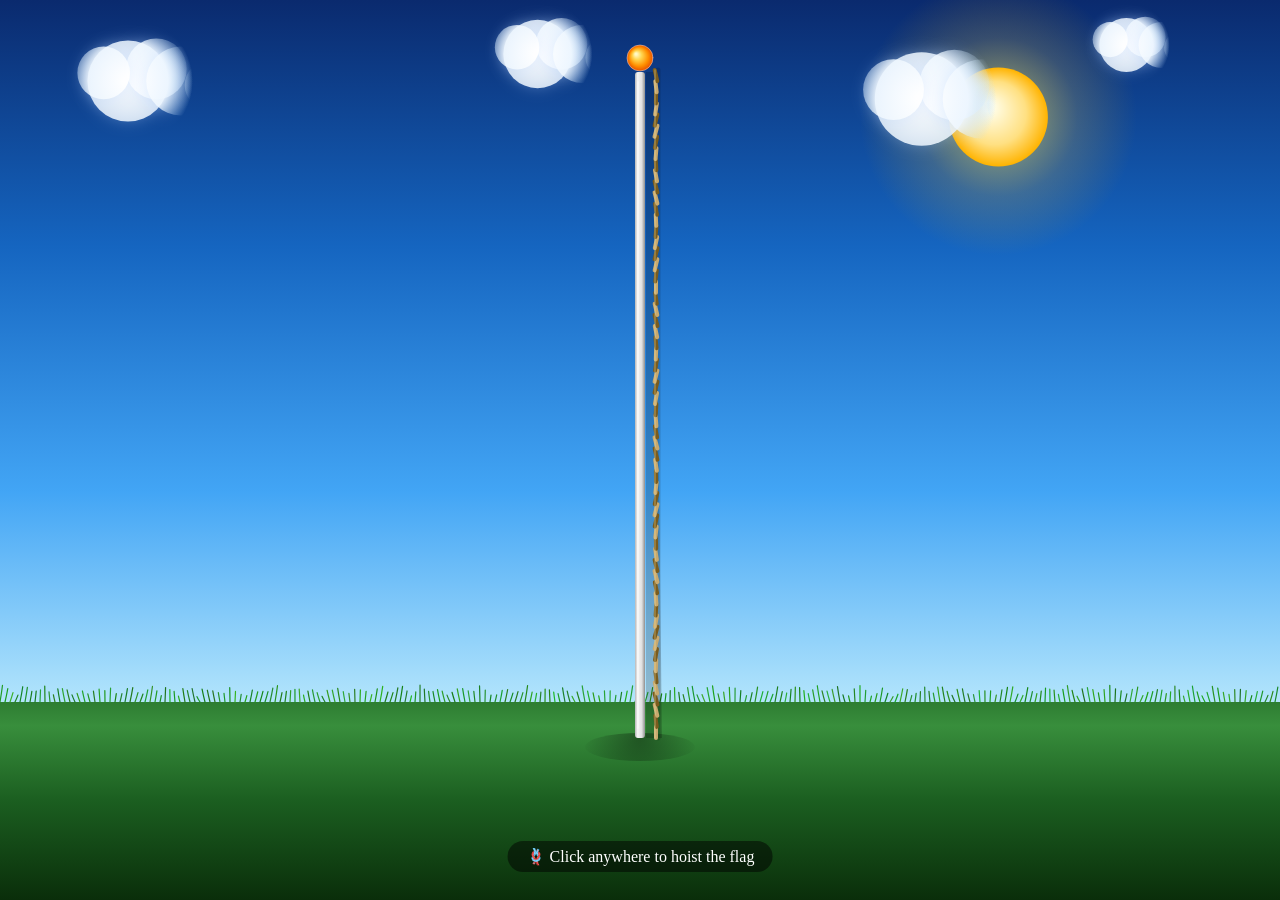
<file: 15-august-flag-hosting/index.html>
<!DOCTYPE html>
<html lang="en">
<head>
<meta charset="UTF-8"/>
<title>15 August - Flag Hoisting</title>
<style>
  * { margin:0; padding:0; }
  body { background:#000; overflow:hidden; position:relative; }
  canvas { display:block; }
  #flag-gif {
    position: fixed;
    display: none;
    image-rendering: auto;
    transform-origin: left center;
    z-index: 5;
    transition: none;
    mix-blend-mode: screen;
    filter: saturate(4) brightness(0.85) contrast(1.6);
  }
  #hint {
    position:fixed; bottom:28px; left:50%;
    transform:translateX(-50%);
    color:#fff; font-size:1rem;
    font-family:Georgia,serif;
    background:rgba(0,0,0,0.5);
    padding:6px 18px; border-radius:20px;
    pointer-events:none;
    animation:blink 1.4s ease-in-out infinite;
  }
  @keyframes msgSlideUp {
    from { opacity:0; transform:translateY(50px) scale(0.9); }
    to   { opacity:1; transform:translateY(0)    scale(1);   }
  }
  @keyframes shimmer {
    0%   { background-position: -300% center; }
    100% { background-position:  300% center; }
  }
  @keyframes glowPulse {
    0%,100% { text-shadow: 0 0 8px #b8860b, 0 2px 4px rgba(0,0,0,0.9); }
    50%     { text-shadow: 0 0 20px #d4a017, 0 2px 8px rgba(0,0,0,0.9); }
  }
  @keyframes dividerGlow {
    0%,100% { opacity:0.6; transform:scaleX(0.94); }
    50%     { opacity:1;   transform:scaleX(1);    }
  }
  #independence-msg {
    position: fixed;
    bottom: 190px;
    right: 40px;
    text-align: right;
    z-index: 20;
    opacity: 0;
    pointer-events: none;
    background: rgba(0,0,0,0.55);
    border: 1px solid rgba(180,120,0,0.5);
    border-radius: 14px;
    padding: 18px 28px;
    backdrop-filter: blur(8px);
  }
  #independence-msg.show {
    animation: msgSlideUp 1s cubic-bezier(0.22,1,0.36,1) forwards;
  }
  #independence-msg .line1 {
    font-family: Georgia, serif;
    font-size: 1.3rem;
    color: #c8960c;
    letter-spacing: 4px;
    text-transform: uppercase;
    animation: glowPulse 2.5s ease-in-out infinite;
  }
  #independence-msg .line2 {
    font-family: Georgia, serif;
    font-size: 3.2rem;
    font-weight: bold;
    background: linear-gradient(90deg, #7a3300, #cc5500, #ff9933, #e8c000, #ffffff, #0d6b0d, #138808, #cc5500, #7a3300);
    background-size: 300% auto;
    -webkit-background-clip: text;
    -webkit-text-fill-color: transparent;
    background-clip: text;
    animation: shimmer 4s linear infinite;
    filter: drop-shadow(0 3px 6px rgba(0,0,0,0.95));
    line-height: 1.15;
  }
  #independence-msg .line3 {
    font-family: Georgia, serif;
    font-size: 1.2rem;
    color: #cccccc;
    letter-spacing: 2px;
    margin-top: 4px;
    text-shadow: 0 1px 4px rgba(0,0,0,0.95);
  }
  #independence-msg .divider {
    width: 100%;
    height: 2.5px;
    background: linear-gradient(90deg, transparent, #7a3300, #cc5500, #ff9933, #cccccc, #138808, #0d6b0d, transparent);
    margin: 8px 0;
    border-radius: 2px;
    animation: dividerGlow 2.2s ease-in-out infinite;
  }
</style>
</head>
<body>
<canvas id="c"></canvas>
<video id="flag-gif" src="flag.mp4" autoplay loop muted playsinline></video>
<div id="independence-msg">
  <div class="line1">Celebrating</div>
  <div class="divider"></div>
  <div class="line2">Happy 80th<br>Independence Day</div>
  <div class="divider"></div>
  <div class="line3">15 August 2026 &nbsp;•&nbsp; Jai Hind</div>
</div>
<div id="hint">🪢 Click anywhere to hoist the flag</div>

<script>
const canvas = document.getElementById('c');
const ctx = canvas.getContext('2d');
let W, H;

function resize() {
  W = canvas.width  = window.innerWidth;
  H = canvas.height = window.innerHeight;
}
resize();
window.addEventListener('resize', resize);

// ── State ──────────────────────────────────────────────
let hoisted     = false;
let flagY       = 0;      // 0 = bottom, 1 = top
let unfurl      = 0;      // 0→1
let t           = 0;
let petalList   = [];
let spawnCount  = 0;
let fireworks   = [];
let ropeShake   = 0;      // rope pull shake amount
let flashAlpha  = 0;      // white flash on click

// Pole geometry (computed each frame from W,H)
function poleX()      { return W * 0.5; }
function poleBottom() { return H * 0.82; }
function poleTop()    { return H * 0.08; }
function poleH()      { return poleBottom() - poleTop(); }
function flagAttachY(){ return poleTop() + (1 - flagY) * poleH(); }

// ── Input ──────────────────────────────────────────────
canvas.addEventListener('click', e => {
  if (hoisted) return;
  hoistFlag();
});

function hoistFlag() {
  hoisted    = true;
  ropeShake  = 1;
  flashAlpha = 0.35;
  document.getElementById('hint').style.display = 'none';
}

// ── Background ─────────────────────────────────────────
function drawSky() {
  const g = ctx.createLinearGradient(0, 0, 0, H * 0.78);
  g.addColorStop(0,    '#0a2a6e');
  g.addColorStop(0.35, '#1565c0');
  g.addColorStop(0.7,  '#42a5f5');
  g.addColorStop(1,    '#b3e5fc');
  ctx.fillStyle = g;
  ctx.fillRect(0, 0, W, H * 0.78);
}

function drawSun() {
  const sx = W * 0.78, sy = H * 0.13, sr = H * 0.055;
  // Glow
  const glow = ctx.createRadialGradient(sx,sy,sr*0.4, sx,sy,sr*2.8);
  glow.addColorStop(0,   'rgba(255,240,100,0.55)');
  glow.addColorStop(0.5, 'rgba(255,200,50,0.18)');
  glow.addColorStop(1,   'rgba(255,180,0,0)');
  ctx.fillStyle = glow;
  ctx.beginPath(); ctx.arc(sx,sy,sr*2.8,0,Math.PI*2); ctx.fill();
  // Sun disc
  const disc = ctx.createRadialGradient(sx-sr*0.2,sy-sr*0.2,sr*0.1, sx,sy,sr);
  disc.addColorStop(0, '#fffde7');
  disc.addColorStop(0.6,'#ffe082');
  disc.addColorStop(1,  '#ffb300');
  ctx.fillStyle = disc;
  ctx.beginPath(); ctx.arc(sx,sy,sr,0,Math.PI*2); ctx.fill();
}

function drawCloud(x, y, s) {
  ctx.save();
  ctx.shadowColor = 'rgba(180,210,255,0.4)';
  ctx.shadowBlur  = 18;
  const g = ctx.createRadialGradient(x,y,s*0.1, x,y,s*1.6);
  g.addColorStop(0,   'rgba(255,255,255,0.97)');
  g.addColorStop(0.6, 'rgba(240,248,255,0.85)');
  g.addColorStop(1,   'rgba(200,230,255,0)');
  ctx.fillStyle = g;
  const blobs = [[0,0,1],[s*0.7,-s*0.3,0.75],[s*1.3,0,0.85],[-s*0.6,-s*0.2,0.65],[s*2,s*0.1,0.6]];
  blobs.forEach(([bx,by,bs]) => {
    ctx.beginPath();
    ctx.arc(x+bx, y+by, s*bs, 0, Math.PI*2);
    ctx.fill();
  });
  ctx.restore();
}

function drawGround() {
  // Main ground
  const g = ctx.createLinearGradient(0, H*0.78, 0, H);
  g.addColorStop(0,   '#2e7d32');
  g.addColorStop(0.12,'#388e3c');
  g.addColorStop(0.5, '#1b5e20');
  g.addColorStop(1,   '#0a2e0a');
  ctx.fillStyle = g;
  ctx.fillRect(0, H*0.78, W, H*0.22);

  // Grass blades
  for (let i = 0; i < W; i += 5) {
    const h  = 8 + Math.sin(i*0.3 + t*0.8)*3 + Math.random()*6;
    const lean = Math.sin(t*0.6 + i*0.05)*2;
    ctx.strokeStyle = `hsl(${110+Math.random()*20},${55+Math.random()*20}%,${28+Math.random()*14}%)`;
    ctx.lineWidth = 1.2;
    ctx.beginPath();
    ctx.moveTo(i, H*0.78);
    ctx.quadraticCurveTo(i + lean, H*0.78 - h*0.6, i + lean*1.5, H*0.78 - h);
    ctx.stroke();
  }

  // Ground shadow under pole
  const sh = ctx.createRadialGradient(poleX(), H*0.82, 2, poleX(), H*0.82, 60);
  sh.addColorStop(0,   'rgba(0,0,0,0.35)');
  sh.addColorStop(1,   'rgba(0,0,0,0)');
  ctx.fillStyle = sh;
  ctx.beginPath();
  ctx.ellipse(poleX(), H*0.83, 55, 14, 0, 0, Math.PI*2);
  ctx.fill();
}

// ── Pole ───────────────────────────────────────────────
function drawPole() {
  const px = poleX(), pb = poleBottom(), pt = poleTop();

  // Pole shadow
  ctx.save();
  ctx.globalAlpha = 0.18;
  ctx.fillStyle = '#000';
  ctx.beginPath();
  ctx.moveTo(px+6, pb);
  ctx.lineTo(px+22, pb);
  ctx.lineTo(px+14, pt);
  ctx.lineTo(px+6, pt);
  ctx.fill();
  ctx.restore();

  // Pole body
  const pg = ctx.createLinearGradient(px-6, 0, px+6, 0);
  pg.addColorStop(0,    '#9e9e9e');
  pg.addColorStop(0.3,  '#f5f5f5');
  pg.addColorStop(0.65, '#e0e0e0');
  pg.addColorStop(1,    '#757575');
  ctx.fillStyle = pg;
  ctx.beginPath();
  ctx.roundRect(px-5, pt, 10, pb-pt, 3);
  ctx.fill();

  // Pole highlight
  ctx.strokeStyle = 'rgba(255,255,255,0.5)';
  ctx.lineWidth = 1.5;
  ctx.beginPath();
  ctx.moveTo(px-2, pt+10); ctx.lineTo(px-2, pb-10);
  ctx.stroke();

  // Golden ball
  const bx = px, by = pt - 14, br = 13;
  const bg = ctx.createRadialGradient(bx-4, by-4, 1, bx, by, br);
  bg.addColorStop(0,   '#fff9c4');
  bg.addColorStop(0.3, '#ffd54f');
  bg.addColorStop(0.7, '#ff8f00');
  bg.addColorStop(1,   '#e65100');
  ctx.fillStyle = bg;
  ctx.beginPath(); ctx.arc(bx, by, br, 0, Math.PI*2); ctx.fill();
  ctx.strokeStyle = 'rgba(255,255,255,0.4)';
  ctx.lineWidth = 1;
  ctx.stroke();
}

// ── Rope ───────────────────────────────────────────────
function drawRope() {
  const rx = poleX() + 16;
  const rb = poleBottom();
  const rt = poleTop() - 2;

  // Rope shadow
  ctx.save();
  ctx.globalAlpha = 0.15;
  ctx.strokeStyle = '#000';
  ctx.lineWidth = 5;
  ctx.beginPath(); ctx.moveTo(rx+2, rb); ctx.lineTo(rx+2, rt); ctx.stroke();
  ctx.restore();

  // Twisted rope with shake on click
  const segments = 60;
  const segH = (rb - rt) / segments;
  for (let i = 0; i < segments; i++) {
    const y1 = rb - i * segH;
    const y2 = rb - (i+1) * segH;
    const shake = ropeShake * Math.sin(i * 0.5 + t * 20) * 4;
    const twist = Math.sin(i * 0.55) * 1.5 + shake;
    const c = (i % 2 === 0) ? '#c8a96e' : '#7a5c1e';
    ctx.strokeStyle = c;
    ctx.lineWidth = 4;
    ctx.lineCap = 'round';
    ctx.beginPath();
    ctx.moveTo(rx + twist, y1);
    ctx.lineTo(rx - twist, y2);
    ctx.stroke();
  }

  // Rope highlight
  ctx.strokeStyle = 'rgba(255,240,180,0.3)';
  ctx.lineWidth = 1.5;
  ctx.beginPath(); ctx.moveTo(rx-1, rb); ctx.lineTo(rx-1, rt); ctx.stroke();
}

// ── Flag GIF (positioned over canvas) ───────────────────
const flagGif = document.getElementById('flag-gif');

function updateFlagGifPosition() {
  if (unfurl <= 0.01) { flagGif.style.display = 'none'; return; }

  const px = poleX();
  const FW = Math.min(W * 0.28, 260);
  const FH = Math.round(FW * (2 / 3));

  // Flag top must never go above poleTop()
  const rawFy = flagAttachY();
  const fy    = Math.max(poleTop(), rawFy);

  flagGif.style.display        = 'block';
  flagGif.style.left           = px + 'px';
  flagGif.style.top            = fy + 'px';
  flagGif.style.width          = (FW * unfurl) + 'px';
  flagGif.style.height         = FH + 'px';
  flagGif.style.objectFit      = 'cover';
  flagGif.style.objectPosition = 'left center';
}

function drawFlag() { /* handled by updateFlagGifPosition */ }

// ── Fireworks ──────────────────────────────────────────
const FW_COLORS = ['#FF9933','#ffffff','#138808','#ffd700','#ff4466','#44aaff','#ff88ff'];
let fwLaunched = false;

function launchFireworks() {
  fwLaunched = true;
  for (let b = 0; b < 7; b++) {
    setTimeout(() => {
      const x = W * (0.15 + Math.random() * 0.7);
      const y = H * (0.06 + Math.random() * 0.28);
      const color = FW_COLORS[Math.floor(Math.random() * FW_COLORS.length)];
      const particles = [];
      for (let i = 0; i < 52; i++) {
        const angle = (i / 52) * Math.PI * 2;
        const speed = 2 + Math.random() * 4;
        particles.push({ x, y,
          vx: Math.cos(angle) * speed,
          vy: Math.sin(angle) * speed,
          alpha: 1, color, trail: []
        });
      }
      fireworks.push({ particles });
    }, b * 300);
  }
}

function drawFireworks() {
  ctx.save();
  fireworks.forEach(fw => {
    fw.particles.forEach(p => {
      if (p.alpha <= 0) return;
      p.trail.push({ x: p.x, y: p.y });
      if (p.trail.length > 6) p.trail.shift();
      p.trail.forEach((tp, i) => {
        ctx.beginPath();
        ctx.arc(tp.x, tp.y, 1.5, 0, Math.PI * 2);
        ctx.fillStyle = p.color;
        ctx.globalAlpha = p.alpha * (i / p.trail.length) * 0.35;
        ctx.fill();
      });
      ctx.beginPath();
      ctx.arc(p.x, p.y, 2.5, 0, Math.PI * 2);
      ctx.fillStyle = p.color;
      ctx.globalAlpha = p.alpha;
      ctx.fill();
      p.x += p.vx; p.y += p.vy;
      p.vy += 0.055;
      p.vx *= 0.97; p.vy *= 0.97;
      p.alpha -= 0.016;
    });
  });
  fireworks = fireworks.filter(fw => fw.particles.some(p => p.alpha > 0));
  ctx.globalAlpha = 1;
  ctx.restore();
}

// ── Petals ─────────────────────────────────────────────
const PETAL_COLORS = [
  ['#ffcdd2','#e53935'],  // red rose
  ['#f8bbd0','#e91e63'],  // pink rose
  ['#fff9c4','#f9a825'],  // marigold
  ['#ffe0b2','#ef6c00'],  // orange marigold
  ['#f3e5f5','#8e24aa'],  // lavender
  ['#ffffff','#bdbdbd'],  // white
];

function makePetal() {
  const fc = PETAL_COLORS[Math.floor(Math.random() * PETAL_COLORS.length)];
  const fx = poleX(), fy = flagAttachY();
  const FW = Math.min(W * 0.22, 200);
  return {
    x:  fx + Math.random() * FW,
    y:  fy + Math.random() * 30,
    vx: (Math.random() - 0.5) * 2.5,
    vy: 0.5 + Math.random() * 1.5,
    rot:  Math.random() * Math.PI * 2,
    rotV: (Math.random() - 0.5) * 0.07,
    w:  9 + Math.random() * 9,
    h:  5 + Math.random() * 5,
    c1: fc[0], c2: fc[1],
    alpha: 1,
    wobble: Math.random() * Math.PI * 2,
    wS: 0.025 + Math.random() * 0.025,
    tilt: (Math.random() - 0.5) * 0.6,
  };
}

function drawPetal(p) {
  ctx.save();
  ctx.globalAlpha = p.alpha;
  ctx.translate(p.x, p.y);
  ctx.rotate(p.rot);
  ctx.scale(1, Math.abs(Math.cos(p.tilt)) * 0.5 + 0.5); // 3D flip

  const g = ctx.createRadialGradient(0, -p.h*0.3, p.h*0.1, 0, 0, p.w);
  g.addColorStop(0,   p.c1);
  g.addColorStop(0.6, p.c2);
  g.addColorStop(1,   shadeColor(p.c2, -30));
  ctx.fillStyle = g;

  ctx.beginPath();
  ctx.moveTo(0, -p.h);
  ctx.bezierCurveTo( p.w*0.9, -p.h*0.6,  p.w,  p.h*0.4,  0,  p.h);
  ctx.bezierCurveTo(-p.w,     p.h*0.4, -p.w*0.9, -p.h*0.6,  0, -p.h);
  ctx.fill();

  // Midrib
  ctx.strokeStyle = 'rgba(255,255,255,0.28)';
  ctx.lineWidth = 0.7;
  ctx.beginPath();
  ctx.moveTo(0, -p.h*0.75); ctx.lineTo(0, p.h*0.75);
  ctx.stroke();

  ctx.restore();
}

function shadeColor(hex, amt) {
  let r = parseInt(hex.slice(1,3),16)+amt;
  let g = parseInt(hex.slice(3,5),16)+amt;
  let b = parseInt(hex.slice(5,7),16)+amt;
  r = Math.max(0,Math.min(255,r));
  g = Math.max(0,Math.min(255,g));
  b = Math.max(0,Math.min(255,b));
  return `rgb(${r},${g},${b})`;
}

function updatePetals() {
  petalList.forEach(p => {
    p.wobble += p.wS;
    p.vx += Math.sin(p.wobble) * 0.07;
    p.vy += 0.018;
    p.x  += p.vx;
    p.y  += p.vy;
    p.rot  += p.rotV;
    p.tilt += 0.03;
    if (p.y > H * 0.78) p.alpha -= 0.022;
    drawPetal(p);
  });
  petalList = petalList.filter(p => p.alpha > 0.02);
}

// ── Main Loop ──────────────────────────────────────────
let lastSpawn = 0;

function loop(ts) {
  requestAnimationFrame(loop);
  t = ts * 0.001;

  ctx.clearRect(0, 0, W, H);

  drawSky();
  drawSun();
  drawCloud(W*0.1,  H*0.09, H*0.045);
  drawCloud(W*0.42, H*0.06, H*0.038);
  drawCloud(W*0.72, H*0.11, H*0.052);
  drawCloud(W*0.88, H*0.05, H*0.03);
  drawGround();
  drawPole();
  drawRope();
  updateFlagGifPosition();
  updatePetals();

  // Rope shake decay
  ropeShake *= 0.88;

  // White flash decay
  if (flashAlpha > 0) {
    flashAlpha -= 0.018;
    ctx.fillStyle = `rgba(255,255,255,${Math.max(0,flashAlpha)})`;
    ctx.fillRect(0, 0, W, H);
  }

  // Hoist — fast rise
  if (hoisted && flagY < 1) {
    flagY = Math.min(1, flagY + 0.016);
  }
  // Unfurl immediately once near top
  if (flagY > 0.92 && unfurl < 1) {
    unfurl = Math.min(1, unfurl + 0.032);
  }
  // Spawn petals
  if (unfurl > 0.5 && spawnCount < 260) {
    if (ts - lastSpawn > 60) {
      petalList.push(makePetal());
      petalList.push(makePetal());
      petalList.push(makePetal());
      spawnCount += 3;
      lastSpawn = ts;
    }
  }
  // Show independence message when flag fully hoisted
  if (unfurl >= 1 && !fwLaunched) {
    launchFireworks();
    setTimeout(() => {
      document.getElementById('independence-msg').classList.add('show');
    }, 600);
  }
  drawFireworks();
}

requestAnimationFrame(loop);
</script>
</body>
</html>
</file>
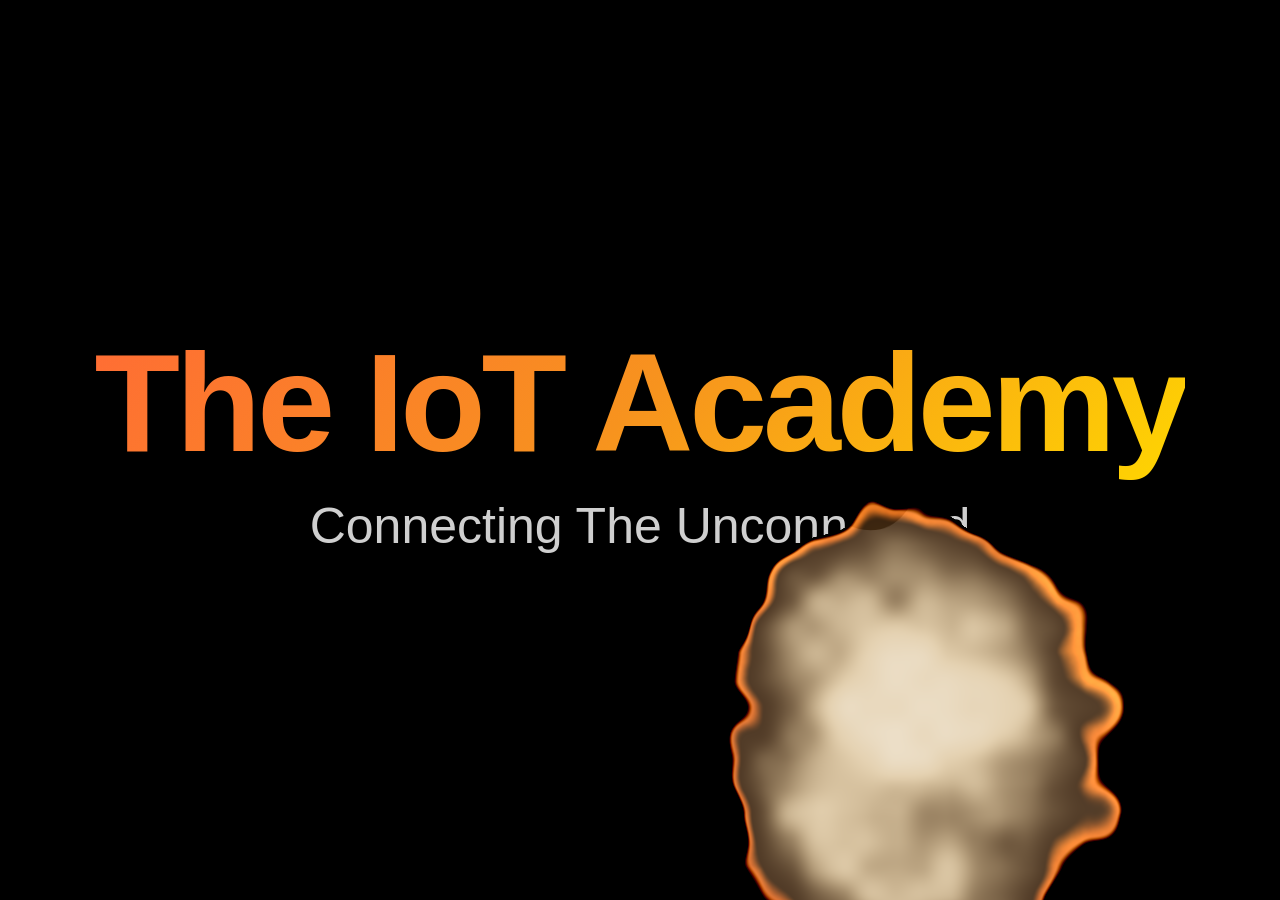
<file: burning_reveal/index.html>
<!DOCTYPE html>
<html lang="en">

<head>
  <meta charset="UTF-8">
  <title>Burning reveal</title>
  <link rel="stylesheet" href="./style.css">

</head>

<body>

  <head>
    <meta charset="UTF-8">
    <meta name="viewport" content="width=device-width, initial-scale=1.0">
    <title>Magic</title>
    <link rel="preconnect" href="https://cdnjs.cloudflare.com">
  </head>

  <body>
    <div class="hero-section">
      <div class="hero-content">
        <h1 class="hero-title">The IoT Academy</h1>
        <p class="hero-subtitle">Connecting The Unconnected</p>
      </div>
    </div>

    <canvas id="fire-overlay"></canvas>

    <script type="x-shader/x-vertex" id="vertShader">
    precision mediump float;

        varying vec2 vUv;
        attribute vec2 a_position;

        void main() {
            vUv = a_position;
            gl_Position = vec4(a_position, 0.0, 1.0);
        }
    </script>

    <script type="x-shader/x-fragment" id="fragShader">
    precision mediump float;

        varying vec2 vUv;
        uniform vec2 u_resolution;
        uniform float u_progress;
        uniform float u_time;
        uniform sampler2D u_text;

        float rand(vec2 n) {
            return fract(cos(dot(n, vec2(12.9898, 4.1414))) * 43758.5453);
        }

        float noise(vec2 n) {
            const vec2 d = vec2(0., 1.);
            vec2 b = floor(n), f = smoothstep(vec2(0.0), vec2(1.0), fract(n));
            return mix(mix(rand(b), rand(b + d.yx), f.x), mix(rand(b + d.xy), rand(b + d.yy), f.x), f.y);
        }

        float fbm(vec2 n) {
            float total = 0.0, amplitude = .4;
            for (int i = 0; i < 6; i++) {
                total += noise(n) * amplitude;
                n += n;
                amplitude *= 0.52;
            }
            return total;
        }

        void main() {
            vec2 uv = vUv;
            uv.x *= min(1., u_resolution.x / u_resolution.y);
            uv.y *= min(1., u_resolution.y / u_resolution.x);

            vec2 screenUv = vUv * 0.5 + 0.5;
            screenUv.y = 1.0 - screenUv.y;

            float t = u_progress;
            float slowTime = u_time * 0.0018;

            vec4 textColor = texture2D(u_text, screenUv);
            vec3 color = textColor.rgb;

            float main_noise = 1. - fbm(.75 * uv + 10. - vec2(.3, .9 * t));

            // Wide scorch: paper yellows then browns gradually
            float scorch = smoothstep(main_noise - .22, main_noise - .02, t);
            float scorch2 = smoothstep(main_noise - .10, main_noise - .01, t);
            color = mix(color, vec3(.72, .52, .18), scorch * .55);   // yellow-brown
            color = mix(color, vec3(.18, .10, .05), scorch2 * .80);  // dark char

            // Erase burned paper
            float paper_darkness = smoothstep(main_noise - .008, main_noise, t);
            color -= vec3(.99, .95, .99) * paper_darkness;

            // Single realistic fire: dim orange-red, no blown-out white
            float fire_n = fbm(5. * uv - vec2(0., slowTime * 1.8));
            float fire_var = fbm(9. * uv - vec2(0., slowTime * 2.4) + vec2(3.1, 0.));

            // Real fire palette: dark red -> orange -> pale yellow tip
            vec3 fire_color = mix(
                vec3(.55, .08, .01),   // deep red base
                vec3(.90, .38, .04),   // orange mid
                clamp(fire_n * 1.4, 0., 1.)
            );
            fire_color = mix(fire_color, vec3(.98, .80, .30), clamp(fire_var * .6, 0., 1.));

            // Thin, irregular glowing rim — the actual burn line
            float fire_border = .012 + .018 * fire_n;
            float fire_edge = smoothstep(main_noise - fire_border, main_noise - fire_border * .4, t);
            fire_edge *= (1. - smoothstep(main_noise - fire_border * .4, main_noise + .001, t));
            fire_edge *= (0.5 + 0.5 * fire_var); // break up uniformity

            color += fire_color * fire_edge * 1.2;

            float opacity = 1. - smoothstep(main_noise - .0005, main_noise, t);

            gl_FragColor = vec4(color, opacity);
        }
    </script>
  </body>
  <script src="./script.js"></script>

</body>

</html>
</file>
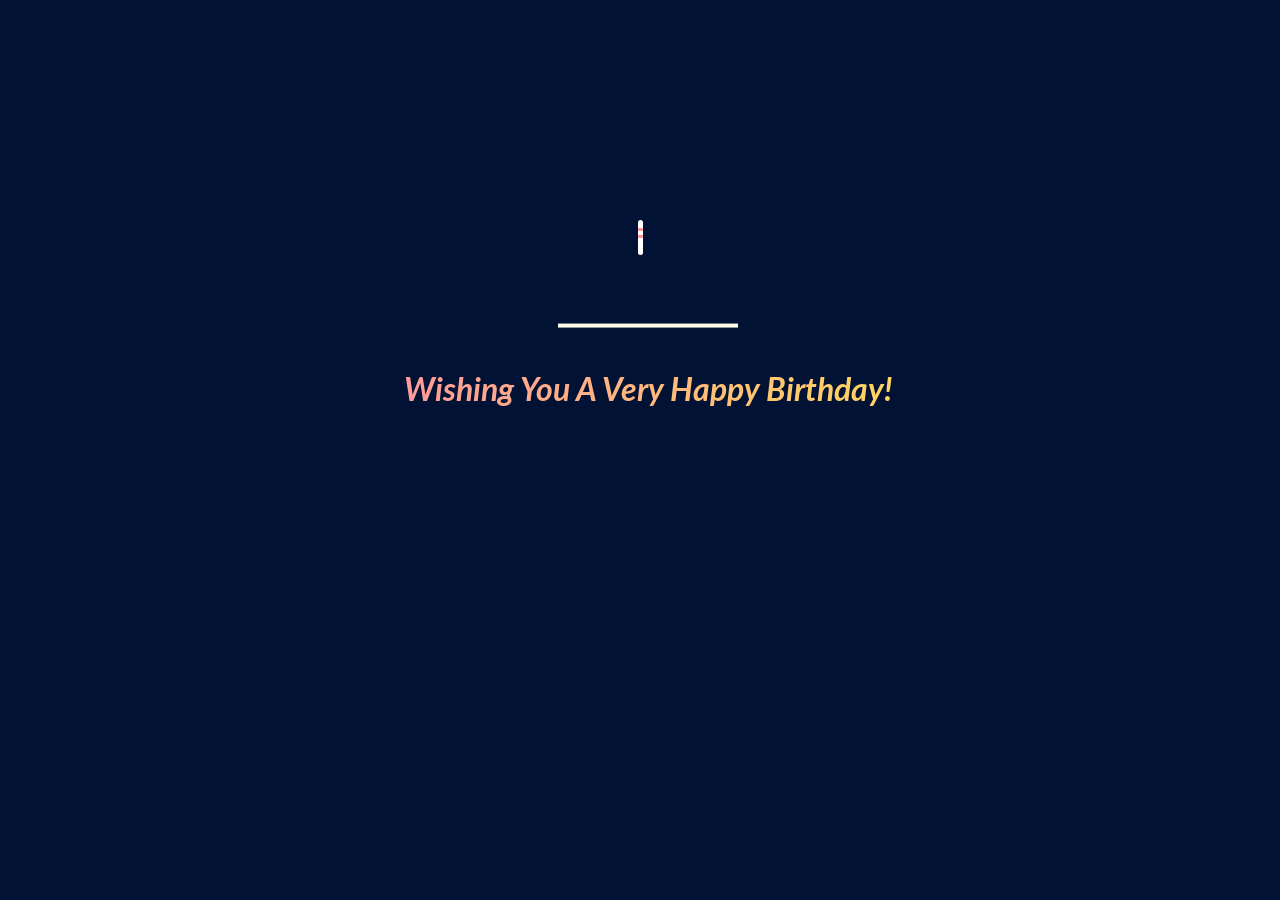
<file: cake/index.html>
<!DOCTYPE html>
<html lang="en">

<head>
    <meta charset="UTF-8">
    <meta name="viewport" content="width=device-width, initial-scale=1.0">
    <title>Document</title>
    <link rel="stylesheet" href="style.css" class="css">

</head>

<body>
    <div class="velas">
        <div class="fuego"></div>
        <div class="fuego"></div>
        <div class="fuego"></div>
        <div class="fuego"></div>
        <div class="fuego"></div>
    </div>
    <svg id="cake" version="1.1" x="0px" y="0px" width="200px" height="500px" viewBox="0 0 200 500"
        enable-background="new 0 0 200 500" xml:space="preserve">
        <path fill="#a88679" d="M173.667-13.94c-49.298,0-102.782,0-147.334,0c-3.999,0-4-16.002,0-16.002
		c44.697,0,96.586,0,147.334,0C177.667-29.942,177.668-13.94,173.667-13.94z">
            <animate id="bizcocho_3" attributeName="d" calcMode="spline" keySplines="0 0 1 1; 0 0 1 1"
                begin="relleno_2.end" dur="0.3s" fill="freeze" values="
                          M173.667-13.94c-49.298,0-102.782,0-147.334,0c-3.999,0-4-16.002,0-16.002
		c44.697,0,96.586,0,147.334,0C177.667-29.942,177.668-13.94,173.667-13.94z
                          ;
                          M173.667,411.567c-47.995,12.408-102.955,12.561-147.334,0
		c-3.848-1.089-0.189-16.089,3.661-15.002c44.836,12.66,90.519,12.753,139.427,0.07
		C173.293,395.631,177.541,410.566,173.667,411.567z
                          ;
                          M173.667,427.569c-49.795,0-101.101,0-147.334,0c-3.999,0-4-16.002,0-16.002
		c46.385,0,97.539,0,147.334,0C177.668,411.567,177.667,427.569,173.667,427.569z
                          " />
        </path>
        <path fill="yellow" d="M100-178.521c1.858,0,3.364,1.506,3.364,3.363c0,0,0,33.17,0,44.227
		c0,19.144,0,57.431,0,76.574c0,10.152,0,40.607,0,40.607c0,1.858-1.506,3.364-3.364,3.364l0,0c-1.858,0-3.364-1.506-3.364-3.364c0,0,0-30.455,0-40.607c0-19.144,0-57.432,0-76.575c0-11.057,0-44.226,0-44.226C96.636-177.015,98.142-178.521,100-178.521
		L100-178.521z">
            <animate id="relleno_2" attributeName="d" calcMode="spline" keySplines="0 0 1 1; 0 0 1 1; 0 0 0.58 1"
                begin="bizcocho_2.end" dur="0.5s" fill="freeze" values="
                          M100-178.521c1.858,0,3.364,1.506,3.364,3.363c0,0,0,33.17,0,44.227
		c0,19.144,0,57.431,0,76.574c0,10.152,0,40.607,0,40.607c0,1.858-1.506,3.364-3.364,3.364l0,0c-1.858,0-3.364-1.506-3.364-3.364c0,0,0-30.455,0-40.607c0-19.144,0-57.432,0-76.575c0-11.057,0-44.226,0-44.226C96.636-177.015,98.142-178.521,100-178.521
		L100-178.521z
                          ;
                          M100,267.257c1.858,0,3.364,1.506,3.364,3.363c0,0,0,33.17,0,44.227
		c0,19.143,0,57.43,0,76.574c0,10.151,0,40.606,0,40.606c0,1.858-1.506,3.364-3.364,3.364l0,0c-1.858,0-3.364-1.506-3.364-3.364
		c0,0,0-30.455,0-40.606c0-19.145,0-57.432,0-76.576c0-11.057,0-44.225,0-44.225C96.636,268.763,98.142,267.257,100,267.257
		L100,267.257z
                          ;
                          M93.928,405.433c-0.655,6.444-0.102,9.067,2.957,11.798c0,0,8.083,5.571,16.828,3.503
		c18.629-4.406,43.813,6.194,50.792,7.791c14.75,3.375,9.162,6.867,9.162,6.867c-2.412,2.258-58.328,0-73.667,0l0,0
		c-1.858,0-69.995,2.133-73.667,0c0,0-3.337-2.439,6.172-5.992c11.375-4.25,52.875,8.822,47.139-9.442
		c-6.333-20.167,5.226-21.514,5.226-21.514c3.435-0.915,12.78-6.663,10.923-0.546L93.928,405.433z
                          ;
                          M102.242,427.569c5.348,0,14.079,0,17.462,0c0,0,17.026,0,27.504,0
		c19.143,0,20.39-3.797,26.459,0c3,1.877,0,7.823,0,7.823c-2.412,2.258-58.328,0-73.667,0l0,0c-1.858,0-67.187,0-73.667,0
		c0,0-4.125-4.983,0-7.823c5.201-3.58,16.085,0,23.725,0c8.841,0,20.762,0,20.762,0c3.686,0,8.597,0,19.511,0H102.242z
                          " />
        </path>
        <path fill="brown" d="M173.667-15.929c-46.512,0-105.486,0-147.334,0c-3.999,0-4-16.002,0-16.002
		c43.566,0,97.96,0,147.334,0C177.667-31.931,177.666-15.929,173.667-15.929z">
            <animate id="bizcocho_2" attributeName="d" calcMode="spline" keySplines="0 0 1 1; 0 0 1 1; 0.25 0 0.58 1"
                begin="relleno_1.end" dur="0.5s" fill="freeze" values="
                          M173.667-15.929c-46.512,0-105.486,0-147.334,0c-3.999,0-4-16.002,0-16.002
		c43.566,0,97.96,0,147.334,0C177.667-31.931,177.666-15.929,173.667-15.929z
                          ;
                          M173.434,445.393c-47.269,8.001-105.245,8.001-147.334,0c-3.929-0.747-0.692-16.543,3.243-15.824
		c43.828,8.001,92.165,8.001,140.739,0C174.029,428.918,177.377,444.726,173.434,445.393z
                          ;
                          M173.667,449.514c-47.576-5.454-102.799-5.744-147.333,0c-3.966,0.512-3.938-15.297,0-16.002
		c43.683-7.823,97.646-8.026,147.333,0C177.616,434.15,177.642,449.969,173.667,449.514z
                          ;
                          M173.667,451.394c-49.298,0-102.782,0-147.334,0c-3.999,0-4-16.002,0-16.002
		c44.697,0,96.586,0,147.334,0C177.667,435.392,177.668,451.394,173.667,451.394z
                          " />
        </path>
        <path fill="orange" d="M101.368-73.685c0,12.164,0,15.18,0,28.519c0,22.702,0-13.661,0,8.304c0,14.48,0,18.233,0,30.512
		c0,1.753-2.958,1.847-2.958,0c0-12.68,0-16.277,0-30.401c0-21.983,0,11.66,0-8.305c0-13.027,0-15.992,0-28.628
		C98.411-75.883,101.368-75.592,101.368-73.685z">
            <animate id="relleno_1" attributeName="d" calcMode="spline" keySplines="0 0 1 1; 0 0 1 1; 0 0 0.6 1"
                begin="bizcocho_1.end" dur="0.5s" fill="freeze" values="
                          M101.368-73.685c0,12.164,0,15.18,0,28.519c0,22.702,0-13.661,0,8.304c0,14.48,0,18.233,0,30.512
		c0,1.753-2.958,1.847-2.958,0c0-12.68,0-16.277,0-30.401c0-21.983,0,11.66,0-8.305c0-13.027,0-15.992,0-28.628
		C98.411-75.883,101.368-75.592,101.368-73.685z
                          ;
                          M101.368,350.885c0,12.164,0,65.18,0,78.518c0,22.703,0-33.66,0-11.695c0,14.48,0,28.232,0,40.512
		c0,1.753-2.958,1.847-2.958,0c0-12.68,0-26.277,0-40.402c0-21.982,0,31.66,0,11.695c0-13.027,0-65.992,0-78.627
		C98.411,348.686,101.368,348.977,101.368,350.885z
                          ;
                          M128.38,447.567c37.626,6.312,39.303,13.658,26.833,12.833c-22.653-1.499-13.636-0.831-23.302-0.831
		c-14.48,0-17.884,0-30.163,0c-2.087,0-2.068,0-3.915,0c-13.333,0-8.963,0-23.088,0c-11.668,0-14.062,5.995-27.532,1.164
		c-12.629-4.529,38.667-3.167,46.833-17.333C100.077,432.94,105.546,443.736,128.38,447.567z
                          ;
                          M173.667,451.394c2.875,0,2.997,9.257,0,9.131c-22.662-0.956-32.09-0.956-41.756-0.956
		c-14.48,0-17.884,0-30.163,0c-2.087,0-2.068,0-3.915,0c-13.333,0-8.963,0-23.088,0c-11.668,0-34.99-0.294-48.412,1.831
		c-4.109,0.65-3.01-10.006,0-10.006C37.129,451.394,149.379,451.394,173.667,451.394z
                          " />
        </path>
        <path fill="brown" d="M173.667,21.571c-33.174,0-111.467,0-147.334,0c-4,0-4-16.002,0-16.002c39.836,0,105.982,0,147.334,0
		C177.668,5.569,177.667,21.571,173.667,21.571z">
            <animate id="bizcocho_1" attributeName="d" calcMode="spline"
                keySplines="0 0 1 1; 0 0 1 1; 0 0 1 1; 0.25 0 1 1; 0 0 1 1; 0.25 0 0.6 1" begin="2s" dur="0.8s"
                fill="freeze" values="
                          M173.667,21.571c-33.174,0-111.467,0-147.334,0c-4,0-4-16.002,0-16.002c39.836,0,105.982,0,147.334,0
		C177.668,5.569,177.667,21.571,173.667,21.571z
                          ;
                          M173.667,459.569c-33.197,16.002-110.782,16.002-147.334,0c-3.664-1.604,1.614-15.617,5.337-14.153
		c40.702,16.002,94.289,16.104,136.505,0.103C171.917,444.1,177.271,457.832,173.667,459.569z
                          ;
                          M171.817,475.571c-39.361-3.001-105.438-2.571-143.556,0c-3.991,0.27-7.377-14.736-3.387-15.014
		c41.553-2.888,104.421-3.121,150.51-0.233C179.378,460.574,175.806,475.875,171.817,475.571z
                          ;
                          M171.817,459.564c-38.8-12.188-104.504-13.762-143.556,0c-3.772,1.329-7.961-12.604-4.178-13.905
		c40.864-14.064,105.114-15.52,151.918-0.973C179.822,445.874,175.634,460.762,171.817,459.564z
                          ;
                          M173.667,475.571c-46.376-5.005-105.924-4.003-147.334,0c-3.981,0.385-3.479-15.421,0.479-16.002
		c43.087-6.327,97.705-7.083,146.855,0.438C177.621,460.613,177.644,476,173.667,475.571z
                          ;
                          M173.667,474.117c-46.376,1.866-105.638,2.01-147.334,0c-3.995-0.192-3.52-16.144,0.479-16.002
		c43.794,1.55,96.341,1.541,145.723,0C176.532,457.99,177.663,473.956,173.667,474.117z
                          ;
                          M173.667,475.571c-46.512,0-105.486,0-147.334,0c-3.999,0-4-16.002,0-16.002c43.566,0,97.96,0,147.334,0
		C177.667,459.569,177.666,475.571,173.667,475.571z
                          " />
        </path>
        <path fill="#fefae9" d="M104.812,113.216c0,3.119-2.164,5.67-4.812,5.67c-2.646,0-4.812-2.551-4.812-5.67c0-5.594,0-16.782,0-22.375
	c0-5.143,0-15.427,0-20.568c0-7.333,0-21.998,0-29.33c0-5.523,0-16.569,0-22.092c0-3.295,0-9.885,0-13.181
	C95.188,2.551,97.353,0,100,0c2.648,0,4.812,2.551,4.812,5.669c0,3.248,0,9.743,0,12.991c0,5.428,0,16.284,0,21.711
	c0,7.618,0,22.854,0,30.472c0,4.952,0,14.854,0,19.807C104.812,96.292,104.812,107.576,104.812,113.216z">
            <animate id="crema" attributeName="d" calcMode="spline"
                keySplines="0 0 1 1; 0 0 1 1; 0 0 1 1; 0.25 0 1 1; 0 0 1 1; 0 0 0.58 1" begin="bizcocho_3.end" dur="2s"
                fill="freeze" values="
                          M104.812,113.216c0,3.119-2.164,5.67-4.812,5.67c-2.646,0-4.812-2.551-4.812-5.67c0-5.594,0-16.782,0-22.375
	c0-5.143,0-15.427,0-20.568c0-7.333,0-21.998,0-29.33c0-5.523,0-16.569,0-22.092c0-3.295,0-9.885,0-13.181
	C95.188,2.551,97.353,0,100,0c2.648,0,4.812,2.551,4.812,5.669c0,3.248,0,9.743,0,12.991c0,5.428,0,16.284,0,21.711
	c0,7.618,0,22.854,0,30.472c0,4.952,0,14.854,0,19.807C104.812,96.292,104.812,107.576,104.812,113.216z
                          ;
                          M104.812,405.897c0,3.119-2.164,5.67-4.812,5.67c-2.646,0-4.812-2.551-4.812-5.67c0-5.594,0-16.782,0-22.376
	c0-5.143,0-15.426,0-20.568c0-7.332,0-21.997,0-29.33c0-5.522,0-16.568,0-22.092c0-3.295,0-9.885,0-13.181
	c0-3.118,2.165-5.669,4.812-5.669c2.648,0,4.812,2.551,4.812,5.669c0,3.247,0,9.743,0,12.991c0,5.428,0,16.283,0,21.711
	c0,7.618,0,22.854,0,30.473c0,4.951,0,14.854,0,19.807C104.812,388.972,104.812,400.256,104.812,405.897z
                          ;
                          M111.873,411.567c-3.119,0-9.226,0-11.874,0c-2.646,0-7.748,0-10.867,0c-7.086,0-12.698,0-18.292,0
	c-6.592,0-12.871,7.371-19.166,3.008c-10.043-6.961-7.776-10.169,2.991-17.745c12.61-8.873,27.713,1.994,25.919-7.531
	c-2.589-13.742,11.008-14.513,11.365-17.789c0.441-4.051,4.235-11.107,8.051-8.175c3.113,2.393,1.007,8.008,0,13.159
	c-1.871,9.569,8.058,2.113,9.494,14.155c2.592,21.732,21.184-0.675,29.309,7.976c5.216,5.553,18.413,5.552,15.426,12.942
	c-3.131,7.745-15.825-4.369-23.8,2.903C126.261,418.271,118.301,411.567,111.873,411.567z
                          ;
                          M111.873,411.567c-3.119,0-9.226,0-11.874,0c-2.646,0-9.734,4.069-12.853,4.069
	c-7.086,0-10.712-4.069-16.306-4.069c-6.592,0-12.12,6.013-19.166,3.008c-7.053-3.008-7.458,2.026-18.659,1.165
	c-6.832-0.525-7.522-3.034-7.533-6.265c-0.037-10.336,22.073-2.452,36.613-2.628c10.234-0.124,19.856-1.439,37.905-2.102
	c16.642-0.61,32.699,1.552,46.009,1.927c12.438,0.351,29.663-8.99,31.532,3.315c0.773,5.093-5.605,3.342-11.211,9.579
	c-5.093,5.667-7.59-4.605-12.965-3.832c-8.269,1.189-14.962-8.537-22.937-1.265C126.261,418.271,118.301,411.567,111.873,411.567z
                          ;
                          M110.946,413.652c-2.904-1.137-8.405-2.748-12.446-0.97c-6.099,2.685-7.273,10.358-13.253,8.242
	c-7.843-2.775-8.953-5.008-14.546-5.01c-24.653-0.011-4.849,26.507-18.264,26.507c-12.377,0,5.791-33.537-19.422-26.682
	c-7.703,2.095-9.806-0.942-9.817-4.173c-0.037-10.336,24.357-4.544,38.897-4.72c10.234-0.124,19.856-1.439,37.905-2.102
	c16.642-0.61,32.699,1.552,46.009,1.927c12.438,0.351,28.973-8.865,31.532,3.315c1.449,6.896,0.318,15.624-3.874,15.624
	c-7.619,0-1.788-15.192-19.243-7.111c-7.581,3.51-15.963-9.738-26.669,1.066C120.644,426.744,118.381,416.561,110.946,413.652z
                          ;
                          M111.547,413.9c-2.969-0.956-8.775-0.949-13.167-0.5c-14.667,1.5-8.325,16.508-14.667,16.666
	c-6.667,0.166-0.167-13.5-13.013-14.151c-30.471-1.545-5.572,46.651-18.987,46.651c-12.377,0,10.333-50.166-18.667-44.5
	c-7.835,1.531-9.537-1.417-9.548-4.647c-0.037-10.336,23.675-5.177,38.215-5.353c10.234-0.124,20.618-1.671,38.667-2.333
	c16.642-0.61,32.023,1.458,45.333,1.833c12.438,0.351,33.819-8.431,33.199,4.001c-0.532,10.666,0.414,26.166-5.245,25.833
	c-7.606-0.447-2.954-31.5-19.243-18.899c-7.985,6.177-17.658-5.969-27.377,5.732C118.88,434.066,121.38,417.067,111.547,413.9z
                          ;
                          M111.547,415.233c-6.667-0.834-9.667,4.667-13.833,3.333c-19.649-6.291-8.158,22.176-14.5,22.334
	c-6.667,0.166,2.833-18-13.333-22.167c-29.544-7.615-9.667,43.833-20.167,43.833c-10.333,0,8.004-55.006-16.833-39
	c-7.5,4.833-9.508-3.78-9.299-7.004c0.799-12.329,23.592-7.153,38.132-7.329c10.234-0.124,20.238-1.505,38.287-2.167
	c16.642-0.61,32.903,1.125,46.213,1.5c12.438,0.351,35.058-5.579,31.863,6.451c-5.532,20.833,1.25,28.216-4.409,27.883
	c-7.606-0.447-6.058-37.895-20.62-23.333c-10.167,10.166-15.972-0.747-25,12C119.547,443.568,121.798,416.515,111.547,415.233z
                          " />
        </path>
        <rect x="10" y="475.571" fill="#fefae9" width="180" height="4" />
    </svg>
    <div class="text">
        <h1>Wishing You A Very Happy Birthday!</h1>
    </div>

</body>

</html>
</file>
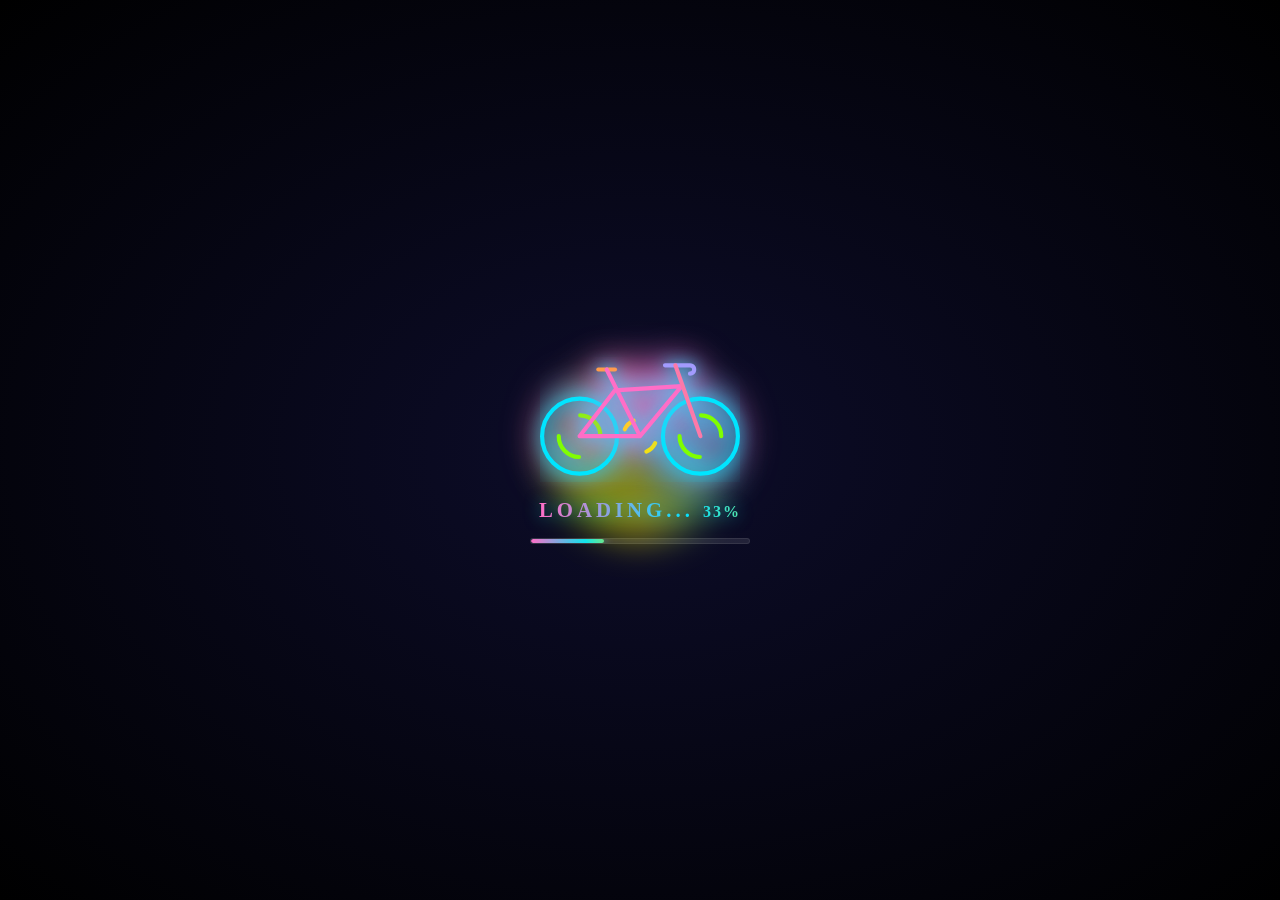
<file: Cycle-Preloader/index.html>
<!DOCTYPE html>
<html lang="en">

<head>
    <meta charset="UTF-8">
    <meta name="viewport" content="width=device-width, initial-scale=1.0">
    <link rel="stylesheet" href="style.css">
    <title>Document</title>
</head>

<body>
    <div class="preloader-wrapper">
        <div class="glow-ring"></div>
        <svg class="loader" viewBox="0 0 48 30" width="48px" height="30px">
            <defs>
                <linearGradient id="bikeGrad" x1="0%" y1="0%" x2="100%" y2="0%">
                    <stop offset="0%" style="stop-color:#ff009d"/>
                    <stop offset="50%" style="stop-color:#00e5ff"/>
                    <stop offset="100%" style="stop-color:#ffe600"/>
                </linearGradient>
            </defs>
            <g fill="none" stroke="url(#bikeGrad)" stroke-linecap="round" stroke-linejoin="round" stroke-width="1">
                <g transform="translate(9.5,19)">
                    <circle class="loader_tire" r="9" stroke-dasharray="56.549 56.549"></circle>
                    <g class="loader_spokes-spin" stroke-dasharray="31.416 31.416" stroke-dashoffset="-23.562">
                        <circle class="loader_spokes" r="5"></circle>
                        <circle class="loader_spokes" r="5" transform="rotate(180,0,0)"></circle>
                    </g>
                </g>
                <g transform="translate(24,19)">
                    <g class="loader_pedals-spin" stroke-dasharray="25.133 25.133" stroke-dashoffset="-21.991"
                        transform="rotate(67.5,0,0)">
                        <circle class="loader_pedals" r="4"></circle>
                        <circle class="loader_pedals" r="4" transform="rotate(180,0,0)"></circle>
                    </g>
                </g>
                <g transform="translate(38.5,19)">
                    <circle class="loader_tire" r="9" stroke-dasharray="56.549 56.549"></circle>
                    <g class="loader_spokes-spin" stroke-dasharray="31.416 31.416" stroke-dashoffset="-23.562">
                        <circle class="loader_spokes" r="5"></circle>
                        <circle class="loader_spokes" r="5" transform="rotate(180,0,0)"></circle>
                    </g>
                </g>
                <polyline class="loader_seat" points="14 3,18 3" stroke-dasharray="5 5"></polyline>
                <polyline class="loader_body" points="16 3,24 19,9.5 19,18 8,34 7,24 19" stroke-dasharray="79 79">
                </polyline>
                <path class="loader_handlebars" d="m30,2h6s1,0,1,1-1,1-1,1" stroke-dasharray="10 10"></path>
                <polyline class="loader_front" points="32.5 2,38.5 19" stroke-dasharray="19 19"></polyline>
            </g>
        </svg>
        <p class="loader-text">Loading... <span class="loader-percent">0%</span></p>
        <div class="loader-bar-track">
            <div class="loader-bar-fill"></div>
        </div>
    </div>

    <script>
        const fill = document.querySelector('.loader-bar-fill');
        const percent = document.querySelector('.loader-percent');
        let progress = 0;

        const interval = setInterval(() => {
            // Realistic uneven increments
            const remaining = 100 - progress;
            const increment = Math.random() * Math.min(remaining * 0.15, 8) + 0.5;
            progress = Math.min(progress + increment, 100);

            fill.style.width = progress + '%';
            percent.textContent = Math.floor(progress) + '%';

            if (progress >= 100) {
                clearInterval(interval);
                percent.textContent = '100%';
                fill.style.width = '100%';
            }
        }, 120);
    </script>
</body>

</html>
</file>
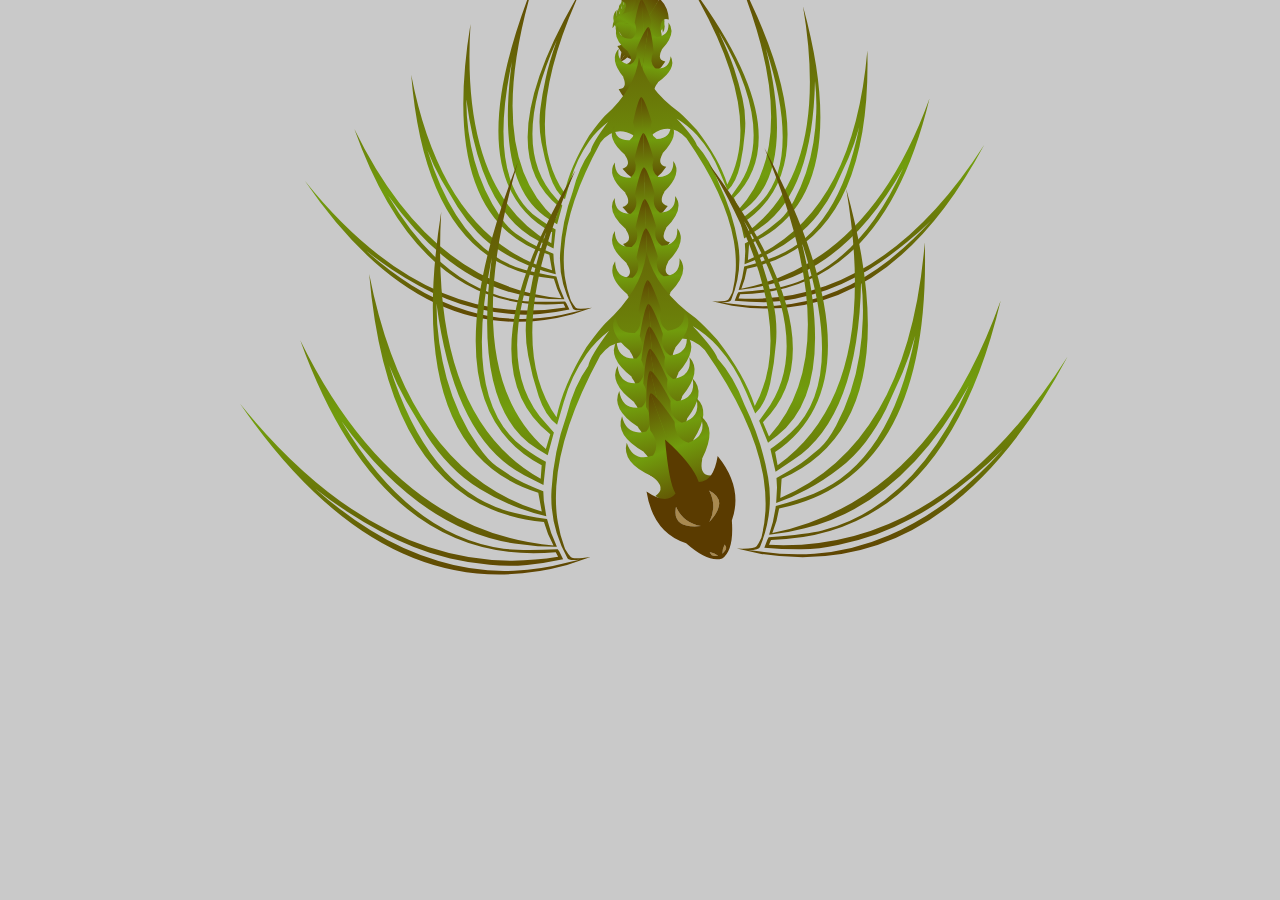
<file: Dragon-Cursor/index.html>
<!DOCTYPE html>
<html lang="en">

<head>
  <meta charset="UTF-8">
  <meta name="viewport" content="width=device-width, initial-scale=1.0">
  <link rel="stylesheet" href="./style.css">
  <title>Dragon Cursor Effect</title>
</head>

<body>
  <svg>
    <defs>
      <g id="Cabeza" transform="matrix(1, 0, 0, 1, 0, 0)">
        <path style="fill:#a8894f;fill-opacity:1"
          d="M-28.9,-1.1L-28.55 -1.95Q-28.1 -3.1 -27.25 -2.95L-26.7 -2.95Q-27.7 -1.65 -28.9 -1.1M-18.35,-1.8Q-15.1 -10.3 -9.6 -6.05Q-15.1 -6.2 -18.35 -1.8M-18.35,1.1Q-15.1 5.45 -9.6 5.35Q-15.1 9.55 -18.35 1.1M-26.7,2.2L-27.25 2.25Q-28.1 2.4 -28.55 1.2L-28.9 0.35Q-27.7 0.9 -26.7 2.2" />
        <path style="fill:#5a3b00;fill-opacity:1"
          d="M-21.05,-8.25Q-13.6 -15.95 -1.3 -12.1Q-7.85 -8.5 -5.85 -4.35Q-2.3 -4.85 10.5 0.15Q0 4.35 -5.85 3.65Q-7.85 7.75 -1.25 12.45Q-13.6 15.2 -21.05 7.5Q-29.55 4.05 -30.2 -0.35Q-29.55 -4.8 -21.05 -8.25M-26.7,-2.95L-27.25 -2.95Q-28.1 -3.1 -28.55 -1.95L-28.9 -1.1Q-27.7 -1.65 -26.7 -2.95M-9.6,-6.05Q-15.1 -10.3 -18.35 -1.8Q-15.1 -6.2 -9.6 -6.05M-9.6,5.35Q-15.1 5.45 -18.35 1.1Q-15.1 9.55 -9.6 5.35M-28.9,0.35L-28.55 1.2Q-28.1 2.4 -27.25 2.25L-26.7 2.2Q-27.7 0.9 -28.9 0.35" />
      </g>
      <g id="Aletas" transform="matrix(1, 0, 0, 1, 0, 0)">
        <linearGradient id="LinearGradID_1" gradientUnits="userSpaceOnUse"
          gradientTransform="matrix(0.0935974, 0, 0, 0.188782, -20.55, 0)" spreadMethod="pad" x1="-819.2" y1="0"
          x2="819.2" y2="0">
          <stop offset="0" style="stop-color:#5f4502;stop-opacity:1" />
          <stop offset="0.4" style="stop-color:#719c0d;stop-opacity:1" />
          <stop offset="1" style="stop-color:#5f4502;stop-opacity:1" />
        </linearGradient>
        <path style="fill:url(#LinearGradID_1) "
          d="M29.75,-36.85Q-17.75 -61.45 -42.05 -40.95L-45.35 -38.35L-53.7 -41.15L-51.15 -44.85Q-34.85 -68.4 21 -57.8Q-32.2 -72.1 -50.25 -50Q-53.85 -45.65 -56.05 -41.95L-64.7 -43.35L-60.6 -50.3Q-45.9 -75.55 5.1 -79.35Q-2.2 -79.8 -9.45 -79.15Q-16.2 -78.55 -22.85 -77.15Q-29.85 -75.65 -36.5 -73Q-43.05 -70.4 -48.8 -66.85Q-54.55 -63.35 -56.8 -60.3L-60.5 -55.4Q-62.95 -52.1 -67 -43.55L-70.55 -43.55L-76.35 -42.95Q-74.6 -49.1 -71.85 -54.85Q-68.9 -61.25 -64.8 -67.1Q-60.8 -73 -55.45 -77.55Q-49.9 -82.35 -43.65 -85.85L-30.6 -92.7Q-24.05 -95.95 -17 -98.25Q-63.75 -86.35 -73.65 -57.1Q-75.75 -50.75 -77.45 -42.75Q-82.9 -41.75 -88 -39.65Q-87.65 -46.65 -86.3 -53.05Q-79.8 -89.8 -36.65 -117.2Q-80.65 -94.5 -87.55 -59.55Q-88.65 -54.15 -88.95 -39.4L-89.8 -38.85L-92.7 -37.6Q-93.75 -44.35 -94.1 -51.15Q-94.4 -58.2 -93.25 -65.1Q-92.15 -72.5 -90.05 -79.65Q-88.05 -86.55 -85 -93Q-82.1 -99.3 -78.45 -105.15Q-74.6 -111.35 -70.25 -117.25Q-65.95 -123.1 -61.1 -128.55Q-70.3 -119.35 -77.9 -108.7Q-86 -97.3 -90.8 -84.05Q-95.8 -70.5 -96 -56.15Q-96.1 -46 -94.05 -36.05L-93.25 -31.55Q-93.5 -35.65 -92.35 -36Q-79.85 -42 -66.6 -40.45Q-52.45 -38.85 -39.2 -33.25Q-28.3 -29.9 -21.25 -24.15Q-17.8 -23.3 -8.6 -15.6Q-12.1 -20.75 -16.75 -24.5Q-24.55 -30.7 -34.25 -34.05L-42.55 -37Q-38.9 -41.25 -31.5 -43.25Q-24.05 -45.3 -16.2 -46.3Q-8.35 -47.35 -1 -46Q5.95 -44.75 12.75 -42.85Q19.85 -40.9 29.75 -36.85M-92.45,-27.35L-94.95 -36.25Q-109.7 -105 -27.95 -154.65Q-98.65 -103.8 -91.75 -39.4L-89.95 -40.2Q-92.2 -105.25 -5.6 -130.9Q-78.8 -99.95 -87.45 -40.9Q-83.15 -42.95 -78.45 -43.95Q-70 -101.3 17.65 -103.8Q-56.9 -93.4 -74.5 -44.55L-67.4 -45.45Q-49.1 -94.95 39.25 -75.65Q-36.75 -84.35 -62.25 -44.25L-57.3 -43.6Q-31.65 -86.5 56.15 -46.05Q-20.3 -73.35 -51.35 -41.7L-45.95 -39.75Q-17.85 -71.35 51.85 -24.8Q-8.7 -56.4 -39.75 -37.05Q-28.15 -34.05 -14.25 -24.45Q-8.6 -19.85 -5.8 -16.95Q5.95 -2.4 20 0Q5.95 2.4 -5.8 16.95Q-8.6 19.85 -14.25 24.45Q-28.15 34.05 -39.75 37.05Q-8.7 56.4 51.85 24.8Q-17.85 71.35 -45.95 39.75L-51.35 41.7Q-20.3 73.35 56.15 46.1Q-31.65 86.5 -57.3 43.65L-62.25 44.3Q-36.75 84.35 39.25 75.7Q-49.1 94.95 -67.4 45.5L-74.5 44.6Q-56.9 93.4 17.65 103.85Q-70 101.3 -78.45 43.95Q-83.15 42.95 -87.45 40.9Q-78.8 99.95 -5.6 130.9Q-92.2 105.25 -89.95 40.25L-91.75 39.4Q-98.65 103.8 -27.95 154.65Q-109.7 105 -94.95 36.3L-92.45 27.35Q-93.05 33.9 -92.05 34.75Q-91.1 35.55 -88.95 36.7L-87.95 37Q-83.7 38.25 -79.05 38.8L-77.25 38.95Q-72.55 39.3 -67.5 38.85L-65.45 38.65Q-44.4 36.05 -17.8 19.6Q-9.9 12.8 -15.15 4.4Q-18.15 3.15 -19 0Q-18.15 -3.15 -15.15 -4.4Q-9.9 -12.8 -17.8 -19.6L-17.8 -19.55Q-44.4 -36.05 -65.45 -38.6L-67.5 -38.8Q-72.55 -39.3 -77.25 -38.95L-79.05 -38.75Q-83.7 -38.25 -87.95 -36.95L-88.95 -36.65Q-91.1 -35.55 -92.05 -34.7Q-93.05 -33.9 -92.45 -27.35M-8.6,15.6Q-17.8 23.3 -21.25 24.2Q-28.3 29.9 -39.2 33.3Q-52.45 38.85 -66.6 40.5Q-79.85 42 -92.35 36Q-93.5 35.65 -93.25 31.55L-94.05 36.1Q-96.1 46.05 -96 56.15Q-95.8 70.5 -90.8 84.1Q-86 97.3 -77.9 108.75Q-70.3 119.35 -61.1 128.6Q-65.95 123.1 -70.25 117.25Q-74.6 111.35 -78.45 105.15Q-82.1 99.3 -85 93Q-88.05 86.55 -90.05 79.7Q-92.15 72.5 -93.25 65.1Q-94.4 58.2 -94.1 51.2Q-93.75 44.35 -92.7 37.6L-89.8 38.9L-88.95 39.45Q-88.65 54.15 -87.55 59.55Q-80.65 94.5 -36.65 117.25Q-79.8 89.8 -86.3 53.1Q-87.65 46.65 -88 39.65Q-82.9 41.75 -77.45 42.75Q-75.75 50.75 -73.65 57.15Q-63.75 86.35 -17 98.3Q-24.05 95.95 -30.6 92.75L-43.65 85.9Q-49.9 82.35 -55.45 77.6Q-60.8 73 -64.8 67.15Q-68.9 61.25 -71.85 54.85Q-74.6 49.1 -76.35 42.95L-70.55 43.6L-67 43.6Q-62.95 52.1 -60.5 55.4L-56.8 60.35Q-54.55 63.35 -48.8 66.9Q-43.05 70.4 -36.5 73Q-29.85 75.65 -22.85 77.15Q-16.2 78.55 -9.45 79.15Q-2.2 79.8 5.1 79.35Q-45.9 75.55 -60.6 50.3L-64.7 43.4L-56.05 41.95Q-53.85 45.65 -50.25 50Q-32.2 72.1 21 57.85Q-34.85 68.4 -51.15 44.85L-53.7 41.2L-45.35 38.35L-42.05 40.95Q-17.75 61.45 29.75 36.85Q19.85 40.9 12.75 42.9Q5.95 44.75 -1 46Q-8.35 47.35 -16.2 46.35Q-24.05 45.3 -31.5 43.3Q-38.9 41.25 -42.55 37.05L-34.25 34.05Q-24.55 30.7 -16.75 24.5Q-12.1 20.75 -8.6 15.6" />
      </g>
      <g id="Espina" transform="matrix(1, 0, 0, 1, 0, 0)">
        <linearGradient id="LinearGradID_2" gradientUnits="userSpaceOnUse"
          gradientTransform="matrix(0.0229492, 0, 0, -0.0152893, 0, 0.05)" spreadMethod="pad" x1="-819.2" y1="0"
          x2="819.2" y2="0">
          <stop offset="0" style="stop-color:#5f4502;stop-opacity:1" />
          <stop offset="0.5" style="stop-color:#719c0d;stop-opacity:1" />
          <stop offset="1" style="stop-color:#5f4502;stop-opacity:1" />
        </linearGradient>
        <path style="fill:url(#LinearGradID_2) "
          d="M-18.8,0Q-17.85 -5.7 -12.3 -9.6Q-11.2 -5.35 -6.5 -8.25L-6.45 -8.2L-6.2 -8.3Q1.25 -16.25 6.65 -12.4Q0.05 -12.55 0 -5.95Q2.7 -2.4 7.75 -4.1Q18 -1.45 18.8 0L-18.8 0" />
        <linearGradient id="LinearGradID_3" gradientUnits="userSpaceOnUse"
          gradientTransform="matrix(0.0229492, 0, 0, 0.0152893, 0, -0.05)" spreadMethod="pad" x1="-819.2" y1="0"
          x2="819.2" y2="0">
          <stop offset="0" style="stop-color:#5f4502;stop-opacity:1" />
          <stop offset="0.5" style="stop-color:#719c0d;stop-opacity:1" />
          <stop offset="1" style="stop-color:#5f4502;stop-opacity:1" />
        </linearGradient>
        <path style="fill:url(#LinearGradID_3) "
          d="M18.8,0Q18 1.45 7.75 4.1Q2.7 2.4 0 5.95Q0.05 12.55 6.65 12.4Q1.25 16.25 -6.2 8.35Q-6.35 8.25 -6.45 8.25L-6.5 8.25Q-11.2 5.35 -12.3 9.6Q-17.85 5.7 -18.8 0L18.8 0" />
      </g>
    </defs>
    <g id="screen" />
  </svg>
  <script src="script.js"></script>
</body>

</html>
</file>
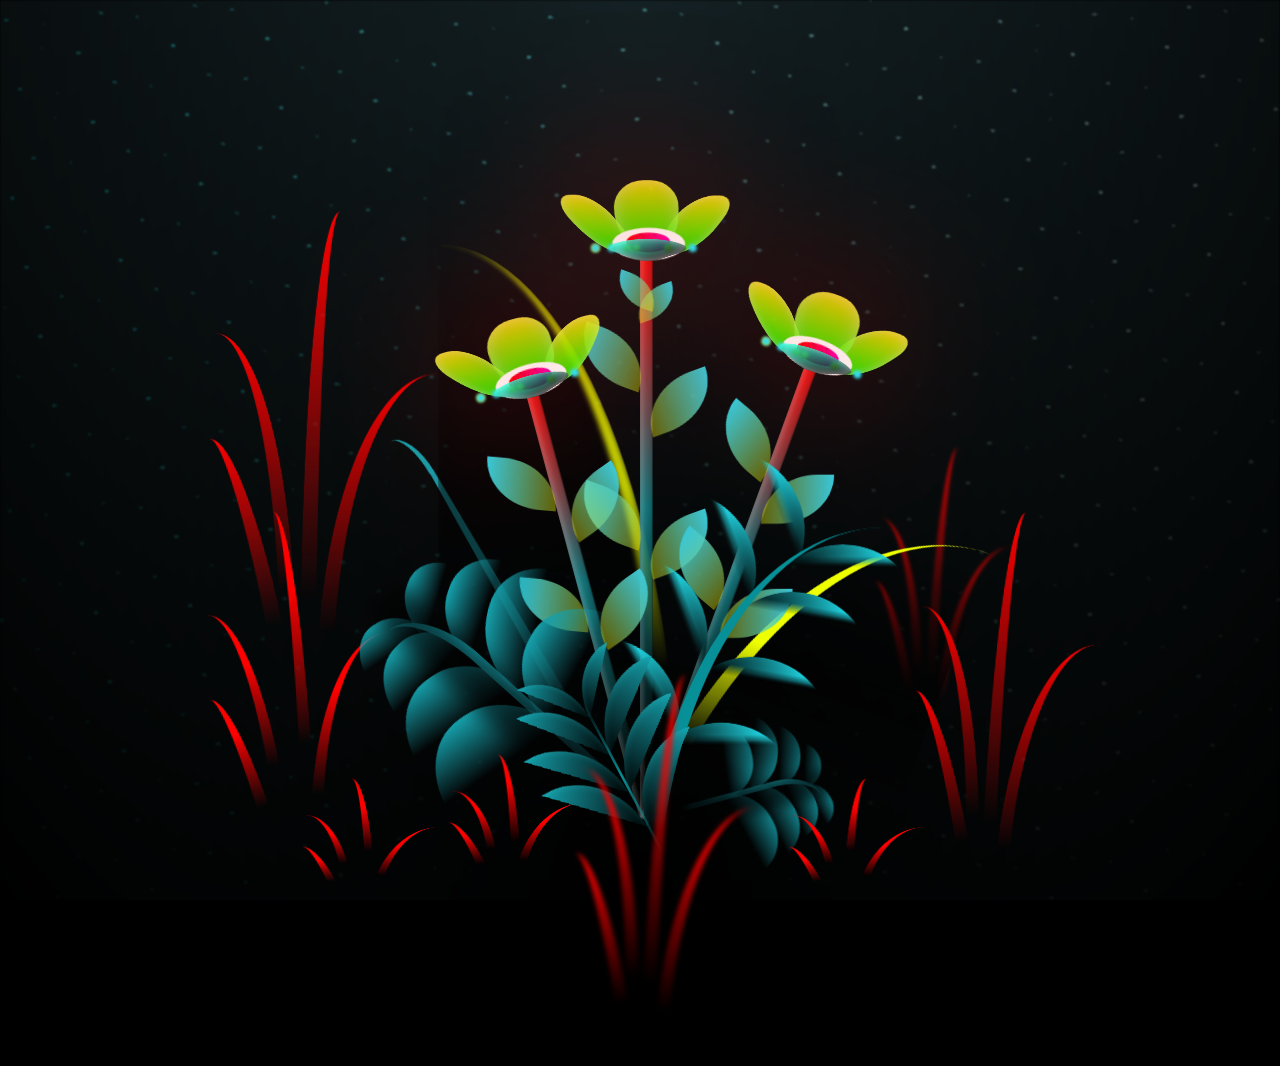
<file: flowers/index.html>
<!DOCTYPE html>
<html lang="en">

  <head>
    <meta charset="UTF-8">
    <title>CSS Blossoming Flowers at Magical Night </title>
    <link rel="stylesheet" href="./style.css">

  </head>
    
  <body>

<body class="not-loaded">
  <div class="night"></div>
  <div class="flowers">
    <div class="flower flower--1">
      <div class="flower__leafs flower__leafs--1">
        <div class="flower__leaf flower__leaf--1"></div>
        <div class="flower__leaf flower__leaf--2"></div>
        <div class="flower__leaf flower__leaf--3"></div>
        <div class="flower__leaf flower__leaf--4"></div>
        <div class="flower__white-circle"></div>

        <div class="flower__light flower__light--1"></div>
        <div class="flower__light flower__light--2"></div>
        <div class="flower__light flower__light--3"></div>
        <div class="flower__light flower__light--4"></div>
        <div class="flower__light flower__light--5"></div>
        <div class="flower__light flower__light--6"></div>
        <div class="flower__light flower__light--7"></div>
        <div class="flower__light flower__light--8"></div>

      </div>
      <div class="flower__line">
        <div class="flower__line__leaf flower__line__leaf--1"></div>
        <div class="flower__line__leaf flower__line__leaf--2"></div>
        <div class="flower__line__leaf flower__line__leaf--3"></div>
        <div class="flower__line__leaf flower__line__leaf--4"></div>
        <div class="flower__line__leaf flower__line__leaf--5"></div>
        <div class="flower__line__leaf flower__line__leaf--6"></div>
      </div>
    </div>

    <div class="flower flower--2">
      <div class="flower__leafs flower__leafs--2">
        <div class="flower__leaf flower__leaf--1"></div>
        <div class="flower__leaf flower__leaf--2"></div>
        <div class="flower__leaf flower__leaf--3"></div>
        <div class="flower__leaf flower__leaf--4"></div>
        <div class="flower__white-circle"></div>

        <div class="flower__light flower__light--1"></div>
        <div class="flower__light flower__light--2"></div>
        <div class="flower__light flower__light--3"></div>
        <div class="flower__light flower__light--4"></div>
        <div class="flower__light flower__light--5"></div>
        <div class="flower__light flower__light--6"></div>
        <div class="flower__light flower__light--7"></div>
        <div class="flower__light flower__light--8"></div>

      </div>
      <div class="flower__line">
        <div class="flower__line__leaf flower__line__leaf--1"></div>
        <div class="flower__line__leaf flower__line__leaf--2"></div>
        <div class="flower__line__leaf flower__line__leaf--3"></div>
        <div class="flower__line__leaf flower__line__leaf--4"></div>
      </div>
    </div>

    <div class="flower flower--3">
      <div class="flower__leafs flower__leafs--3">
        <div class="flower__leaf flower__leaf--1"></div>
        <div class="flower__leaf flower__leaf--2"></div>
        <div class="flower__leaf flower__leaf--3"></div>
        <div class="flower__leaf flower__leaf--4"></div>
        <div class="flower__white-circle"></div>

        <div class="flower__light flower__light--1"></div>
        <div class="flower__light flower__light--2"></div>
        <div class="flower__light flower__light--3"></div>
        <div class="flower__light flower__light--4"></div>
        <div class="flower__light flower__light--5"></div>
        <div class="flower__light flower__light--6"></div>
        <div class="flower__light flower__light--7"></div>
        <div class="flower__light flower__light--8"></div>

      </div>
      <div class="flower__line">
        <div class="flower__line__leaf flower__line__leaf--1"></div>
        <div class="flower__line__leaf flower__line__leaf--2"></div>
        <div class="flower__line__leaf flower__line__leaf--3"></div>
        <div class="flower__line__leaf flower__line__leaf--4"></div>
      </div>
    </div>

    <div class="grow-ans" style="--d:1.2s">
      <div class="flower__g-long">
        <div class="flower__g-long__top"></div>
        <div class="flower__g-long__bottom"></div>
      </div>
    </div>

    <div class="growing-grass">
      <div class="flower__grass flower__grass--1">
        <div class="flower__grass--top"></div>
        <div class="flower__grass--bottom"></div>
        <div class="flower__grass__leaf flower__grass__leaf--1"></div>
        <div class="flower__grass__leaf flower__grass__leaf--2"></div>
        <div class="flower__grass__leaf flower__grass__leaf--3"></div>
        <div class="flower__grass__leaf flower__grass__leaf--4"></div>
        <div class="flower__grass__leaf flower__grass__leaf--5"></div>
        <div class="flower__grass__leaf flower__grass__leaf--6"></div>
        <div class="flower__grass__leaf flower__grass__leaf--7"></div>
        <div class="flower__grass__leaf flower__grass__leaf--8"></div>
        <div class="flower__grass__overlay"></div>
      </div>
    </div>

    <div class="growing-grass">
      <div class="flower__grass flower__grass--2">
        <div class="flower__grass--top"></div>
        <div class="flower__grass--bottom"></div>
        <div class="flower__grass__leaf flower__grass__leaf--1"></div>
        <div class="flower__grass__leaf flower__grass__leaf--2"></div>
        <div class="flower__grass__leaf flower__grass__leaf--3"></div>
        <div class="flower__grass__leaf flower__grass__leaf--4"></div>
        <div class="flower__grass__leaf flower__grass__leaf--5"></div>
        <div class="flower__grass__leaf flower__grass__leaf--6"></div>
        <div class="flower__grass__leaf flower__grass__leaf--7"></div>
        <div class="flower__grass__leaf flower__grass__leaf--8"></div>
        <div class="flower__grass__overlay"></div>
      </div>
    </div>

    <div class="grow-ans" style="--d:2.4s">
      <div class="flower__g-right flower__g-right--1">
        <div class="leaf"></div>
      </div>
    </div>

    <div class="grow-ans" style="--d:2.8s">
      <div class="flower__g-right flower__g-right--2">
        <div class="leaf"></div>
      </div>
    </div>

    <div class="grow-ans" style="--d:2.8s">
      <div class="flower__g-front">
        <div class="flower__g-front__leaf-wrapper flower__g-front__leaf-wrapper--1">
          <div class="flower__g-front__leaf"></div>
        </div>
        <div class="flower__g-front__leaf-wrapper flower__g-front__leaf-wrapper--2">
          <div class="flower__g-front__leaf"></div>
        </div>
        <div class="flower__g-front__leaf-wrapper flower__g-front__leaf-wrapper--3">
          <div class="flower__g-front__leaf"></div>
        </div>
        <div class="flower__g-front__leaf-wrapper flower__g-front__leaf-wrapper--4">
          <div class="flower__g-front__leaf"></div>
        </div>
        <div class="flower__g-front__leaf-wrapper flower__g-front__leaf-wrapper--5">
          <div class="flower__g-front__leaf"></div>
        </div>
        <div class="flower__g-front__leaf-wrapper flower__g-front__leaf-wrapper--6">
          <div class="flower__g-front__leaf"></div>
        </div>
        <div class="flower__g-front__leaf-wrapper flower__g-front__leaf-wrapper--7">
          <div class="flower__g-front__leaf"></div>
        </div>
        <div class="flower__g-front__leaf-wrapper flower__g-front__leaf-wrapper--8">
          <div class="flower__g-front__leaf"></div>
        </div>
        <div class="flower__g-front__line"></div>
      </div>
    </div>

    <div class="grow-ans" style="--d:3.2s">
      <div class="flower__g-fr">
        <div class="leaf"></div>
        <div class="flower__g-fr__leaf flower__g-fr__leaf--1"></div>
        <div class="flower__g-fr__leaf flower__g-fr__leaf--2"></div>
        <div class="flower__g-fr__leaf flower__g-fr__leaf--3"></div>
        <div class="flower__g-fr__leaf flower__g-fr__leaf--4"></div>
        <div class="flower__g-fr__leaf flower__g-fr__leaf--5"></div>
        <div class="flower__g-fr__leaf flower__g-fr__leaf--6"></div>
        <div class="flower__g-fr__leaf flower__g-fr__leaf--7"></div>
        <div class="flower__g-fr__leaf flower__g-fr__leaf--8"></div>
      </div>
    </div>

    <div class="long-g long-g--0">
      <div class="grow-ans" style="--d:3s">
        <div class="leaf leaf--0"></div>
      </div>
      <div class="grow-ans" style="--d:2.2s">
        <div class="leaf leaf--1"></div>
      </div>
      <div class="grow-ans" style="--d:3.4s">
        <div class="leaf leaf--2"></div>
      </div>
      <div class="grow-ans" style="--d:3.6s">
        <div class="leaf leaf--3"></div>
      </div>
    </div>

    <div class="long-g long-g--1">
      <div class="grow-ans" style="--d:3.6s">
        <div class="leaf leaf--0"></div>
      </div>
      <div class="grow-ans" style="--d:3.8s">
        <div class="leaf leaf--1"></div>
      </div>
      <div class="grow-ans" style="--d:4s">
        <div class="leaf leaf--2"></div>
      </div>
      <div class="grow-ans" style="--d:4.2s">
        <div class="leaf leaf--3"></div>
      </div>
    </div>

    <div class="long-g long-g--2">
      <div class="grow-ans" style="--d:4s">
        <div class="leaf leaf--0"></div>
      </div>
      <div class="grow-ans" style="--d:4.2s">
        <div class="leaf leaf--1"></div>
      </div>
      <div class="grow-ans" style="--d:4.4s">
        <div class="leaf leaf--2"></div>
      </div>
      <div class="grow-ans" style="--d:4.6s">
        <div class="leaf leaf--3"></div>
      </div>
    </div>

    <div class="long-g long-g--3">
      <div class="grow-ans" style="--d:4s">
        <div class="leaf leaf--0"></div>
      </div>
      <div class="grow-ans" style="--d:4.2s">
        <div class="leaf leaf--1"></div>
      </div>
      <div class="grow-ans" style="--d:3s">
        <div class="leaf leaf--2"></div>
      </div>
      <div class="grow-ans" style="--d:3.6s">
        <div class="leaf leaf--3"></div>
      </div>
    </div>

    <div class="long-g long-g--4">
      <div class="grow-ans" style="--d:4s">
        <div class="leaf leaf--0"></div>
      </div>
      <div class="grow-ans" style="--d:4.2s">
        <div class="leaf leaf--1"></div>
      </div>
      <div class="grow-ans" style="--d:3s">
        <div class="leaf leaf--2"></div>
      </div>
      <div class="grow-ans" style="--d:3.6s">
        <div class="leaf leaf--3"></div>
      </div>
    </div>

    <div class="long-g long-g--5">
      <div class="grow-ans" style="--d:4s">
        <div class="leaf leaf--0"></div>
      </div>
      <div class="grow-ans" style="--d:4.2s">
        <div class="leaf leaf--1"></div>
      </div>
      <div class="grow-ans" style="--d:3s">
        <div class="leaf leaf--2"></div>
      </div>
      <div class="grow-ans" style="--d:3.6s">
        <div class="leaf leaf--3"></div>
      </div>
    </div>

    <div class="long-g long-g--6">
      <div class="grow-ans" style="--d:4.2s">
        <div class="leaf leaf--0"></div>
      </div>
      <div class="grow-ans" style="--d:4.4s">
        <div class="leaf leaf--1"></div>
      </div>
      <div class="grow-ans" style="--d:4.6s">
        <div class="leaf leaf--2"></div>
      </div>
      <div class="grow-ans" style="--d:4.8s">
        <div class="leaf leaf--3"></div>
      </div>
    </div>

    <div class="long-g long-g--7">
      <div class="grow-ans" style="--d:3s">
        <div class="leaf leaf--0"></div>
      </div>
      <div class="grow-ans" style="--d:3.2s">
        <div class="leaf leaf--1"></div>
      </div>
      <div class="grow-ans" style="--d:3.5s">
        <div class="leaf leaf--2"></div>
      </div>
      <div class="grow-ans" style="--d:3.6s">
        <div class="leaf leaf--3"></div>
      </div>
    </div>
  </div>
</body>
    <script  src="./script.js"></script>

  </body>
  
</html>
</file>
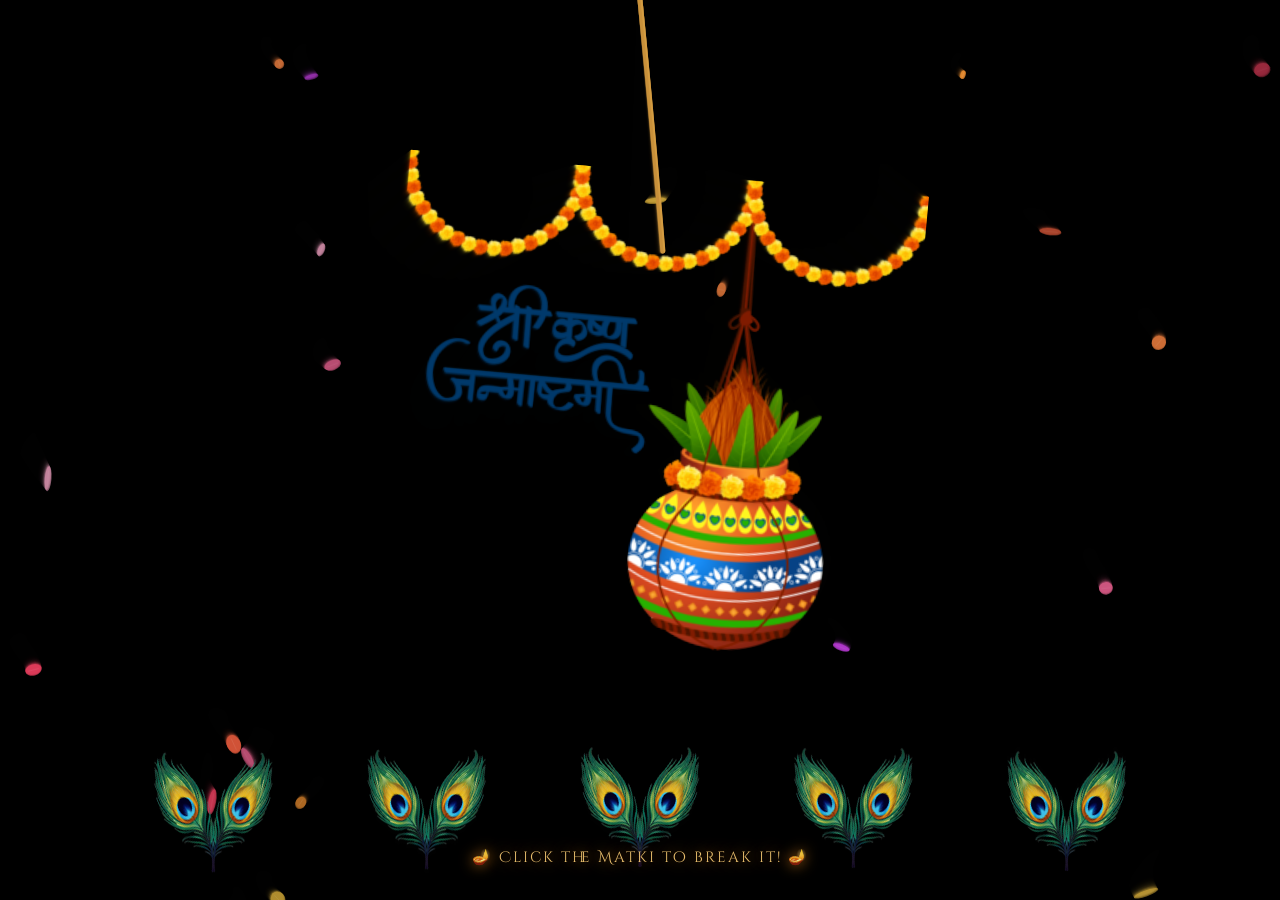
<file: janmashtami/index.html>
<!DOCTYPE html>
<html lang="en">
<head>
  <meta charset="UTF-8"/>
  <meta name="viewport" content="width=device-width, initial-scale=1.0"/>
  <title>Shri Krishna Janmashtami</title>
  <link rel="preconnect" href="https://fonts.googleapis.com"/>
  <link rel="preconnect" href="https://fonts.gstatic.com" crossorigin/>
  <link href="https://fonts.googleapis.com/css2?family=Cinzel+Decorative:wght@700;900&family=Tiro+Devanagari+Sanskrit&display=swap" rel="stylesheet"/>
  <link rel="stylesheet" href="style.css"/>
</head>
<body>
  <canvas id="bg"></canvas>
  <canvas id="main"></canvas>
  <div id="ui">
    <div id="hint">🪔 Click the Matki to break it! 🪔</div>
    <div id="overlay" class="hidden">
      <div class="main-text">Happy Janmashtami</div>
      <div class="sub-text">जन्माष्टमी की हार्दिक शुभकामनाएं</div>
      <div class="year">2 0 2 6</div>
      <button id="replayBtn">🔄 Play Again</button>
    </div>
  </div>
  <script src="script.js"></script>
</body>
</html>
</file>
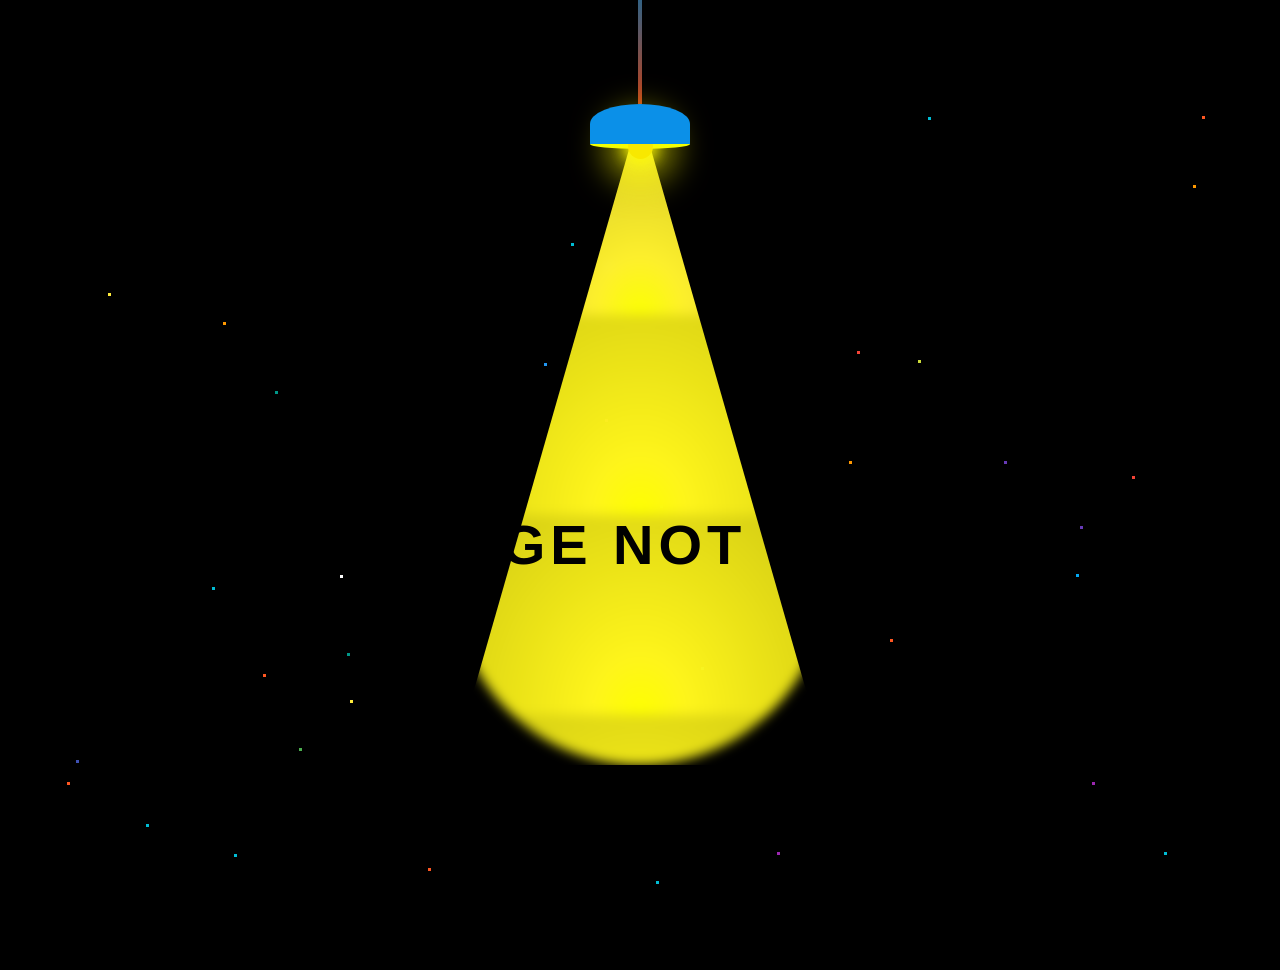
<file: Page-not-found-lamp/index.html>
<!DOCTYPE html>
<html lang="en">

<head>
  <meta charset="UTF-8">
  <meta name="viewport" content="width=device-width, initial-scale=1.0">
  <link rel="stylesheet" href="style.css">
  <title>Document</title>

</head>

<body>
  <a href="https://codepen.io/uiswarup/pen/qBebRpq" target="_blank">
    <header class="top-header">
    </header>

    <!--dust particel-->
    <div>
      <div class="starsec"></div>
      <div class="starthird"></div>
      <div class="starfourth"></div>
      <div class="starfifth"></div>
    </div>
    <!--Dust particle end--->


    <div class="lamp__wrap">
      <div class="lamp">
        <div class="cable"></div>
        <div class="cover"></div>
        <div class="in-cover">
          <div class="bulb"></div>
        </div>
        <div class="light">
          <span class="particle"></span>
          <span class="particle"></span>
          <span class="particle"></span>
          <span class="particle"></span>
          <span class="particle"></span>
          <span class="particle"></span>
          <span class="particle"></span>
          <span class="particle"></span>
        </div>
      </div>
    </div>
    <!-- END Lamp -->
    <section class="error">
      <!-- Content -->
      <div class="error__content">
        <div class="error__message message">
          <h1 class="message__title">404 Page Not Found</h1>
        </div>
      </div>
      <!-- END Content -->

    </section>

  </a>
</body>

</html>
</file>
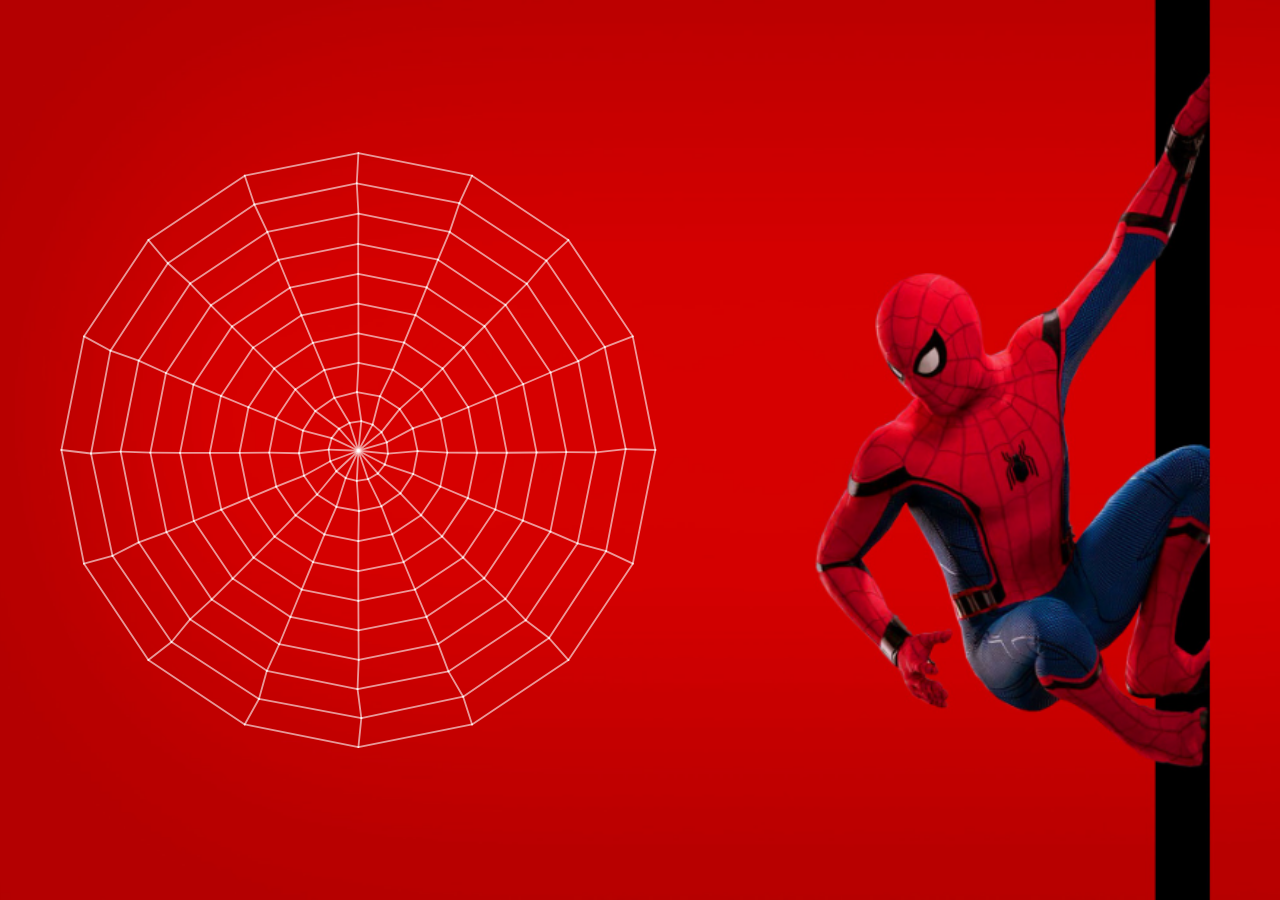
<file: spider/index.html>
<!DOCTYPE html>
<html lang="en">

<head>
    <meta charset="UTF-8">
    <meta name="viewport" content="width=device-width, initial-scale=1.0">
    <title>Document</title>
    <style>
        :root { --web-color: #ffffff; }
        * { margin: 0; padding: 0; box-sizing: border-box; }
        body {
            background-image: url('spider.png');
            background-size: cover;
            background-position: center;
            background-repeat: no-repeat;
            width: 100vw;
            height: 100vh;
            overflow: hidden;
            display: flex;
            align-items: center;
            justify-content: center;
        }
        #web {
            display: block;
            width: 100vw;
            height: 100vh;
        }
    </style>
</head>

<body>
    <canvas id="web"></canvas>
    <script src="main.js"></script>
</body>

</html>
</file>
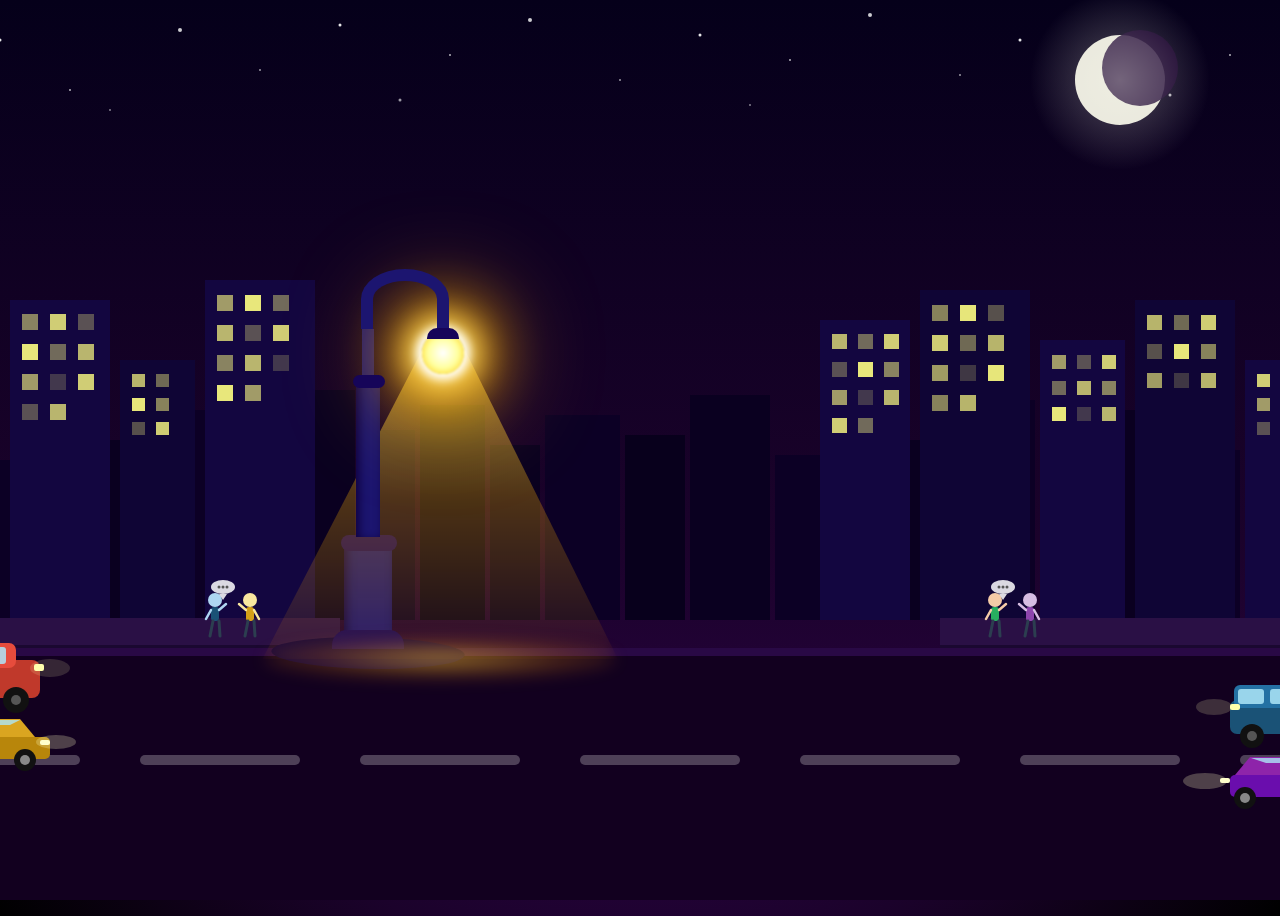
<file: street-light/index.html>
<!DOCTYPE html>
<html lang="en">

<head>
  <meta charset="UTF-8">
  <title>Street light</title>
  <link rel="stylesheet" href="./style.css">
</head>

<body>
  <div class="dark-overlay"></div>

  <svg class="city-bg" viewBox="0 0 1440 900" preserveAspectRatio="xMidYMid slice" xmlns="http://www.w3.org/2000/svg">
    <defs>
      <linearGradient id="nightSky" x1="0" y1="0" x2="0" y2="1">
        <stop offset="0%" stop-color="#05001a" />
        <stop offset="60%" stop-color="#1B022B" />
        <stop offset="100%" stop-color="#2D0347" />
      </linearGradient>
      <radialGradient id="moonGlow" cx="50%" cy="50%" r="50%">
        <stop offset="0%" stop-color="#fffff0" stop-opacity="1" />
        <stop offset="100%" stop-color="#fffff0" stop-opacity="0" />
      </radialGradient>
      <radialGradient id="lampGlow" cx="50%" cy="50%" r="50%">
        <stop offset="0%" stop-color="#FFFF82" stop-opacity="0.4" />
        <stop offset="100%" stop-color="#FFFF82" stop-opacity="0" />
      </radialGradient>
    </defs>

    <!-- Sky -->
    <rect width="1440" height="900" fill="url(#nightSky)" />

    <!-- Moon -->
    <circle cx="1200" cy="80" r="45" fill="#fffff0" opacity="0.9" />
    <circle cx="1220" cy="68" r="38" fill="#1a0030" opacity="0.85" />
    <ellipse cx="1200" cy="80" rx="90" ry="90" fill="url(#moonGlow)" opacity="0.3" />

    <!-- Stars -->
    <circle cx="80" cy="40" r="1.5" fill="white" opacity="0.9" />
    <circle cx="150" cy="90" r="1" fill="white" opacity="0.7" />
    <circle cx="260" cy="30" r="2" fill="white" opacity="0.8" />
    <circle cx="340" cy="70" r="1" fill="white" opacity="0.6" />
    <circle cx="420" cy="25" r="1.5" fill="white" opacity="0.9" />
    <circle cx="530" cy="55" r="1" fill="white" opacity="0.7" />
    <circle cx="610" cy="20" r="2" fill="white" opacity="0.8" />
    <circle cx="700" cy="80" r="1" fill="white" opacity="0.6" />
    <circle cx="780" cy="35" r="1.5" fill="white" opacity="0.9" />
    <circle cx="870" cy="60" r="1" fill="white" opacity="0.7" />
    <circle cx="950" cy="15" r="2" fill="white" opacity="0.8" />
    <circle cx="1040" cy="75" r="1" fill="white" opacity="0.6" />
    <circle cx="1100" cy="40" r="1.5" fill="white" opacity="0.9" />
    <circle cx="1310" cy="55" r="1" fill="white" opacity="0.7" />
    <circle cx="1380" cy="25" r="2" fill="white" opacity="0.8" />
    <circle cx="190" cy="110" r="1" fill="white" opacity="0.5" />
    <circle cx="480" cy="100" r="1.5" fill="white" opacity="0.6" />
    <circle cx="830" cy="105" r="1" fill="white" opacity="0.5" />
    <circle cx="1250" cy="95" r="1.5" fill="white" opacity="0.7" />

    <!-- Far background buildings -->
    <rect x="0" y="420" width="55" height="200" fill="#0a0020" />
    <rect x="60" y="460" width="40" height="160" fill="#0c0025" />
    <rect x="105" y="400" width="65" height="220" fill="#08001c" />
    <rect x="175" y="440" width="45" height="180" fill="#0a0020" />
    <rect x="225" y="410" width="70" height="210" fill="#0c0025" />
    <rect x="300" y="450" width="50" height="170" fill="#08001c" />
    <rect x="355" y="390" width="80" height="230" fill="#0a0020" />
    <rect x="440" y="430" width="55" height="190" fill="#0c0025" />
    <rect x="500" y="405" width="65" height="215" fill="#08001c" />
    <rect x="570" y="445" width="50" height="175" fill="#0a0020" />
    <rect x="625" y="415" width="75" height="205" fill="#0c0025" />
    <rect x="705" y="435" width="60" height="185" fill="#08001c" />
    <rect x="770" y="395" width="80" height="225" fill="#0a0020" />
    <rect x="855" y="455" width="45" height="165" fill="#0c0025" />
    <rect x="905" y="420" width="70" height="200" fill="#08001c" />
    <rect x="980" y="440" width="55" height="180" fill="#0a0020" />
    <rect x="1040" y="400" width="75" height="220" fill="#0c0025" />
    <rect x="1120" y="430" width="60" height="190" fill="#08001c" />
    <rect x="1185" y="410" width="80" height="210" fill="#0a0020" />
    <rect x="1270" y="450" width="50" height="170" fill="#0c0025" />
    <rect x="1325" y="395" width="70" height="225" fill="#08001c" />
    <rect x="1400" y="425" width="40" height="195" fill="#0a0020" />

    <!-- Mid buildings with glowing windows -->
    <rect x="0" y="340" width="80" height="280" fill="#0f0535" />
    <rect x="10" y="352" width="14" height="14" fill="#FFFF82" opacity="0.6" />
    <rect x="34" y="352" width="14" height="14" fill="#FFFF82" opacity="0.3" />
    <rect x="58" y="352" width="14" height="14" fill="#FFFF82" opacity="0.7" />
    <rect x="10" y="378" width="14" height="14" fill="#FFFF82" opacity="0.4" />
    <rect x="34" y="378" width="14" height="14" fill="#FFFF82" opacity="0.8" />
    <rect x="58" y="378" width="14" height="14" fill="#FFFF82" opacity="0.2" />
    <rect x="10" y="404" width="14" height="14" fill="#FFFF82" opacity="0.7" />
    <rect x="34" y="404" width="14" height="14" fill="#FFFF82" opacity="0.5" />
    <rect x="58" y="404" width="14" height="14" fill="#FFFF82" opacity="0.9" />

    <rect x="90" y="300" width="100" height="320" fill="#130640" />
    <rect x="102" y="314" width="16" height="16" fill="#FFFF82" opacity="0.5" />
    <rect x="130" y="314" width="16" height="16" fill="#FFFF82" opacity="0.8" />
    <rect x="158" y="314" width="16" height="16" fill="#FFFF82" opacity="0.3" />
    <rect x="102" y="344" width="16" height="16" fill="#FFFF82" opacity="0.9" />
    <rect x="130" y="344" width="16" height="16" fill="#FFFF82" opacity="0.4" />
    <rect x="158" y="344" width="16" height="16" fill="#FFFF82" opacity="0.7" />
    <rect x="102" y="374" width="16" height="16" fill="#FFFF82" opacity="0.6" />
    <rect x="130" y="374" width="16" height="16" fill="#FFFF82" opacity="0.2" />
    <rect x="158" y="374" width="16" height="16" fill="#FFFF82" opacity="0.8" />
    <rect x="102" y="404" width="16" height="16" fill="#FFFF82" opacity="0.3" />
    <rect x="130" y="404" width="16" height="16" fill="#FFFF82" opacity="0.7" />

    <rect x="200" y="360" width="75" height="260" fill="#0f0535" />
    <rect x="212" y="374" width="13" height="13" fill="#FFFF82" opacity="0.7" />
    <rect x="236" y="374" width="13" height="13" fill="#FFFF82" opacity="0.4" />
    <rect x="212" y="398" width="13" height="13" fill="#FFFF82" opacity="0.9" />
    <rect x="236" y="398" width="13" height="13" fill="#FFFF82" opacity="0.5" />
    <rect x="212" y="422" width="13" height="13" fill="#FFFF82" opacity="0.3" />
    <rect x="236" y="422" width="13" height="13" fill="#FFFF82" opacity="0.8" />

    <rect x="285" y="280" width="110" height="340" fill="#130640" />
    <rect x="297" y="295" width="16" height="16" fill="#FFFF82" opacity="0.6" />
    <rect x="325" y="295" width="16" height="16" fill="#FFFF82" opacity="0.9" />
    <rect x="353" y="295" width="16" height="16" fill="#FFFF82" opacity="0.4" />
    <rect x="297" y="325" width="16" height="16" fill="#FFFF82" opacity="0.7" />
    <rect x="325" y="325" width="16" height="16" fill="#FFFF82" opacity="0.3" />
    <rect x="353" y="325" width="16" height="16" fill="#FFFF82" opacity="0.8" />
    <rect x="297" y="355" width="16" height="16" fill="#FFFF82" opacity="0.5" />
    <rect x="325" y="355" width="16" height="16" fill="#FFFF82" opacity="0.7" />
    <rect x="353" y="355" width="16" height="16" fill="#FFFF82" opacity="0.2" />
    <rect x="297" y="385" width="16" height="16" fill="#FFFF82" opacity="0.9" />
    <rect x="325" y="385" width="16" height="16" fill="#FFFF82" opacity="0.6" />

    <!-- Right side buildings -->
    <rect x="900" y="320" width="90" height="300" fill="#130640" />
    <rect x="912" y="334" width="15" height="15" fill="#FFFF82" opacity="0.7" />
    <rect x="938" y="334" width="15" height="15" fill="#FFFF82" opacity="0.4" />
    <rect x="964" y="334" width="15" height="15" fill="#FFFF82" opacity="0.8" />
    <rect x="912" y="362" width="15" height="15" fill="#FFFF82" opacity="0.3" />
    <rect x="938" y="362" width="15" height="15" fill="#FFFF82" opacity="0.9" />
    <rect x="964" y="362" width="15" height="15" fill="#FFFF82" opacity="0.5" />
    <rect x="912" y="390" width="15" height="15" fill="#FFFF82" opacity="0.6" />
    <rect x="938" y="390" width="15" height="15" fill="#FFFF82" opacity="0.2" />
    <rect x="964" y="390" width="15" height="15" fill="#FFFF82" opacity="0.7" />
    <rect x="912" y="418" width="15" height="15" fill="#FFFF82" opacity="0.8" />
    <rect x="938" y="418" width="15" height="15" fill="#FFFF82" opacity="0.4" />

    <rect x="1000" y="290" width="110" height="330" fill="#0f0535" />
    <rect x="1012" y="305" width="16" height="16" fill="#FFFF82" opacity="0.5" />
    <rect x="1040" y="305" width="16" height="16" fill="#FFFF82" opacity="0.9" />
    <rect x="1068" y="305" width="16" height="16" fill="#FFFF82" opacity="0.3" />
    <rect x="1012" y="335" width="16" height="16" fill="#FFFF82" opacity="0.8" />
    <rect x="1040" y="335" width="16" height="16" fill="#FFFF82" opacity="0.4" />
    <rect x="1068" y="335" width="16" height="16" fill="#FFFF82" opacity="0.7" />
    <rect x="1012" y="365" width="16" height="16" fill="#FFFF82" opacity="0.6" />
    <rect x="1040" y="365" width="16" height="16" fill="#FFFF82" opacity="0.2" />
    <rect x="1068" y="365" width="16" height="16" fill="#FFFF82" opacity="0.9" />
    <rect x="1012" y="395" width="16" height="16" fill="#FFFF82" opacity="0.5" />
    <rect x="1040" y="395" width="16" height="16" fill="#FFFF82" opacity="0.7" />

    <rect x="1120" y="340" width="85" height="280" fill="#130640" />
    <rect x="1132" y="355" width="14" height="14" fill="#FFFF82" opacity="0.6" />
    <rect x="1157" y="355" width="14" height="14" fill="#FFFF82" opacity="0.3" />
    <rect x="1182" y="355" width="14" height="14" fill="#FFFF82" opacity="0.8" />
    <rect x="1132" y="381" width="14" height="14" fill="#FFFF82" opacity="0.4" />
    <rect x="1157" y="381" width="14" height="14" fill="#FFFF82" opacity="0.7" />
    <rect x="1182" y="381" width="14" height="14" fill="#FFFF82" opacity="0.5" />
    <rect x="1132" y="407" width="14" height="14" fill="#FFFF82" opacity="0.9" />
    <rect x="1157" y="407" width="14" height="14" fill="#FFFF82" opacity="0.2" />
    <rect x="1182" y="407" width="14" height="14" fill="#FFFF82" opacity="0.7" />

    <rect x="1215" y="300" width="100" height="320" fill="#0f0535" />
    <rect x="1227" y="315" width="15" height="15" fill="#FFFF82" opacity="0.7" />
    <rect x="1254" y="315" width="15" height="15" fill="#FFFF82" opacity="0.4" />
    <rect x="1281" y="315" width="15" height="15" fill="#FFFF82" opacity="0.8" />
    <rect x="1227" y="344" width="15" height="15" fill="#FFFF82" opacity="0.3" />
    <rect x="1254" y="344" width="15" height="15" fill="#FFFF82" opacity="0.9" />
    <rect x="1281" y="344" width="15" height="15" fill="#FFFF82" opacity="0.5" />
    <rect x="1227" y="373" width="15" height="15" fill="#FFFF82" opacity="0.6" />
    <rect x="1254" y="373" width="15" height="15" fill="#FFFF82" opacity="0.2" />
    <rect x="1281" y="373" width="15" height="15" fill="#FFFF82" opacity="0.7" />

    <rect x="1325" y="360" width="75" height="260" fill="#130640" />
    <rect x="1337" y="374" width="13" height="13" fill="#FFFF82" opacity="0.8" />
    <rect x="1361" y="374" width="13" height="13" fill="#FFFF82" opacity="0.4" />
    <rect x="1337" y="398" width="13" height="13" fill="#FFFF82" opacity="0.6" />
    <rect x="1361" y="398" width="13" height="13" fill="#FFFF82" opacity="0.9" />
    <rect x="1337" y="422" width="13" height="13" fill="#FFFF82" opacity="0.3" />
    <rect x="1361" y="422" width="13" height="13" fill="#FFFF82" opacity="0.7" />

    <rect x="1405" y="330" width="35" height="290" fill="#0f0535" />
    <rect x="1410" y="345" width="12" height="12" fill="#FFFF82" opacity="0.5" />
    <rect x="1410" y="369" width="12" height="12" fill="#FFFF82" opacity="0.8" />
    <rect x="1410" y="393" width="12" height="12" fill="#FFFF82" opacity="0.3" />

    <!-- Footpath left -->
    <rect x="0" y="618" width="420" height="30" fill="#2a1045" />
    <rect x="0" y="645" width="420" height="6" fill="#1a0830" />

    <!-- Footpath right -->
    <rect x="1020" y="618" width="420" height="30" fill="#2a1045" />
    <rect x="1020" y="645" width="420" height="6" fill="#1a0830" />

    <!-- Road -->
    <rect x="0" y="648" width="1440" height="252" fill="#12001f" />
    <rect x="0" y="648" width="1440" height="8" fill="#3a1060" opacity="0.6" />

    <!-- Road dashes center line -->
    <rect x="0" y="755" width="160" height="10" rx="5" fill="#ffffff" opacity="0.25" />
    <rect x="220" y="755" width="160" height="10" rx="5" fill="#ffffff" opacity="0.25" />
    <rect x="440" y="755" width="160" height="10" rx="5" fill="#ffffff" opacity="0.25" />
    <rect x="660" y="755" width="160" height="10" rx="5" fill="#ffffff" opacity="0.25" />
    <rect x="880" y="755" width="160" height="10" rx="5" fill="#ffffff" opacity="0.25" />
    <rect x="1100" y="755" width="160" height="10" rx="5" fill="#ffffff" opacity="0.25" />
    <rect x="1320" y="755" width="160" height="10" rx="5" fill="#ffffff" opacity="0.25" />

    <!-- Dark overlay rect: visible on light-off, sits above buildings but below cars -->
    <rect class="svg-dark-overlay" x="0" y="250" width="1440" height="650" fill="rgba(0,0,10,0.82)" opacity="0" />

    <!-- Street Light — rendered first so cars appear on top -->
    <foreignObject x="100" y="101" width="600" height="500" overflow="visible">
      <div xmlns="http://www.w3.org/1999/xhtml" class="frame">
        <div class="light-wrapper">
          <div class="bulb" id="bulb" onclick="toggleLight()"></div>
          <div class="arch"></div>
          <div class="top"></div>
          <div class="middle"></div>
          <div class="bottom"></div>
          <div class="light"></div>
          <div class="light-circle"></div>
          <div class="shadow"></div>
        </div>
      </div>
    </foreignObject>

    <!-- Car 1: Red, left to right, lane y=660 -->
    <g class="car1">
      <rect x="0" y="660" width="120" height="38" rx="8" fill="#c0392b" />
      <rect x="18" y="643" width="78" height="25" rx="7" fill="#e74c3c" />
      <rect x="24" y="647" width="28" height="17" rx="3" fill="#aee6f8" opacity="0.85" />
      <rect x="58" y="647" width="28" height="17" rx="3" fill="#aee6f8" opacity="0.85" />
      <circle cx="24" cy="700" r="13" fill="#111" /><circle cx="24" cy="700" r="5" fill="#555" />
      <circle cx="96" cy="700" r="13" fill="#111" /><circle cx="96" cy="700" r="5" fill="#555" />
      <rect x="114" y="664" width="10" height="7" rx="2" fill="#ffffaa" />
      <ellipse cx="130" cy="668" rx="20" ry="9" fill="rgba(255,255,180,0.15)" />
      <rect x="0" y="664" width="8" height="7" rx="2" fill="#ff2222" />
    </g>

    <!-- Car 2: Blue, right to left, lane y=700 — front faces LEFT -->
    <g class="car2">
      <!-- body -->
      <rect x="1310" y="700" width="110" height="34" rx="7" fill="#1a5276" />
      <!-- cabin shifted toward LEFT (front) -->
      <rect x="1314" y="685" width="72" height="23" rx="6" fill="#2471a3" />
      <!-- windows: left window near front -->
      <rect x="1318" y="689" width="26" height="15" rx="3" fill="#aee6f8" opacity="0.85" />
      <rect x="1350" y="689" width="24" height="15" rx="3" fill="#aee6f8" opacity="0.85" />
      <!-- wheels -->
      <circle cx="1332" cy="736" r="12" fill="#111" /><circle cx="1332" cy="736" r="5" fill="#555" />
      <circle cx="1398" cy="736" r="12" fill="#111" /><circle cx="1398" cy="736" r="5" fill="#555" />
      <!-- headlights on LEFT (front for RTL) -->
      <rect x="1310" y="704" width="10" height="6" rx="2" fill="#ffffaa" />
      <ellipse cx="1294" cy="707" rx="18" ry="8" fill="rgba(255,255,180,0.18)" />
      <!-- tail lights on RIGHT -->
      <rect x="1413" y="704" width="7" height="6" rx="2" fill="#ff2222" />
    </g>

    <!-- Supercar 1: Gold, left to right, lane y=737 + air slash lines -->
    <g class="sc1">
      <!-- speed lines behind (left side) -->
      <line x1="-10" y1="724" x2="-60" y2="724" stroke="#ffe066" stroke-width="2" stroke-linecap="round" opacity="0.7">
        <animate attributeName="opacity" values="0.7;0.1;0.7" dur="0.18s" repeatCount="indefinite"/>
        <animate attributeName="x1" values="-10;-5;-10" dur="0.18s" repeatCount="indefinite"/>
      </line>
      <line x1="-10" y1="730" x2="-80" y2="730" stroke="#ffe066" stroke-width="1.5" stroke-linecap="round" opacity="0.5">
        <animate attributeName="opacity" values="0.5;0.05;0.5" dur="0.18s" begin="0.06s" repeatCount="indefinite"/>
      </line>
      <line x1="-10" y1="736" x2="-55" y2="736" stroke="#fff4aa" stroke-width="1" stroke-linecap="round" opacity="0.4">
        <animate attributeName="opacity" values="0.4;0.05;0.4" dur="0.18s" begin="0.12s" repeatCount="indefinite"/>
      </line>
      <line x1="-10" y1="742" x2="-70" y2="742" stroke="#ffe066" stroke-width="1.5" stroke-linecap="round" opacity="0.55">
        <animate attributeName="opacity" values="0.55;0.08;0.55" dur="0.2s" repeatCount="indefinite"/>
      </line>
      <line x1="-10" y1="748" x2="-45" y2="748" stroke="#fff4aa" stroke-width="1" stroke-linecap="round" opacity="0.3">
        <animate attributeName="opacity" values="0.3;0.05;0.3" dur="0.15s" begin="0.05s" repeatCount="indefinite"/>
      </line>
      <!-- car body -->
      <rect x="0" y="737" width="130" height="22" rx="5" fill="#b8860b" />
      <polygon points="20,737 45,719 100,719 115,737" fill="#daa520" />
      <polygon points="46,720 58,725 90,725 100,720" fill="#aee6f8" opacity="0.8" />
      <rect x="0" y="733" width="6" height="8" rx="1" fill="#8B6914" />
      <rect x="0" y="731" width="18" height="3" rx="1" fill="#a07820" />
      <circle cx="25" cy="760" r="11" fill="#111" /><circle cx="25" cy="760" r="5" fill="#888" />
      <circle cx="105" cy="760" r="11" fill="#111" /><circle cx="105" cy="760" r="5" fill="#888" />
      <rect x="120" y="740" width="10" height="5" rx="2" fill="#ffffcc" />
      <ellipse cx="136" cy="742" rx="20" ry="7" fill="rgba(255,255,200,0.25)" />
      <rect x="0" y="740" width="6" height="5" rx="2" fill="#ff1111" />
    </g>

    <!-- Supercar 2: Purple, right to left, lane y=775 + air slash lines -->
    <g class="sc2">
      <!-- speed lines behind (right side, car moves left) -->
      <line x1="1440" y1="762" x2="1500" y2="762" stroke="#d966ff" stroke-width="2" stroke-linecap="round" opacity="0.7">
        <animate attributeName="opacity" values="0.7;0.1;0.7" dur="0.18s" repeatCount="indefinite"/>
      </line>
      <line x1="1440" y1="768" x2="1515" y2="768" stroke="#d966ff" stroke-width="1.5" stroke-linecap="round" opacity="0.5">
        <animate attributeName="opacity" values="0.5;0.05;0.5" dur="0.18s" begin="0.06s" repeatCount="indefinite"/>
      </line>
      <line x1="1440" y1="774" x2="1495" y2="774" stroke="#e8aaff" stroke-width="1" stroke-linecap="round" opacity="0.4">
        <animate attributeName="opacity" values="0.4;0.05;0.4" dur="0.18s" begin="0.12s" repeatCount="indefinite"/>
      </line>
      <line x1="1440" y1="780" x2="1510" y2="780" stroke="#d966ff" stroke-width="1.5" stroke-linecap="round" opacity="0.55">
        <animate attributeName="opacity" values="0.55;0.08;0.55" dur="0.2s" repeatCount="indefinite"/>
      </line>
      <line x1="1440" y1="786" x2="1490" y2="786" stroke="#e8aaff" stroke-width="1" stroke-linecap="round" opacity="0.3">
        <animate attributeName="opacity" values="0.3;0.05;0.3" dur="0.15s" begin="0.05s" repeatCount="indefinite"/>
      </line>
      <!-- car body -->
      <rect x="1310" y="775" width="130" height="22" rx="5" fill="#6a0dad" />
      <!-- cabin shifted toward LEFT (front for RTL) -->
      <polygon points="1315,775 1330,757 1395,757 1415,775" fill="#8e24aa" />
      <polygon points="1331,758 1346,763 1388,763 1398,758" fill="#aee6f8" opacity="0.8" />
      <!-- rear spoiler on RIGHT -->
      <rect x="1434" y="771" width="6" height="8" rx="1" fill="#4a007d" />
      <rect x="1422" y="769" width="18" height="3" rx="1" fill="#5c0099" />
      <circle cx="1325" cy="798" r="11" fill="#111" /><circle cx="1325" cy="798" r="5" fill="#888" />
      <circle cx="1405" cy="798" r="11" fill="#111" /><circle cx="1405" cy="798" r="5" fill="#888" />
      <!-- headlights on LEFT (front for RTL) -->
      <rect x="1300" y="778" width="10" height="5" rx="2" fill="#ffffcc" />
      <ellipse cx="1285" cy="781" rx="22" ry="8" fill="rgba(255,255,200,0.25)" />
      <!-- tail lights on RIGHT -->
      <rect x="1434" y="778" width="6" height="5" rx="2" fill="#ff1111" />
    </g>

    <!-- Walking person 1: walks full screen left to right -->
    <g class="walk1">
      <circle cx="10" cy="600" r="7" fill="#f5cba7" />
      <rect x="6" y="607" width="8" height="14" rx="3" fill="#3498db" />
      <!-- left leg -->
      <line x1="10" y1="621" x2="4" y2="636" stroke="#2c3e50" stroke-width="3" stroke-linecap="round">
        <animateTransform attributeName="transform" type="rotate"
          values="-25,10,621; 25,10,621; -25,10,621" dur="0.8s" repeatCount="indefinite"/>
      </line>
      <!-- right leg -->
      <line x1="10" y1="621" x2="16" y2="636" stroke="#2c3e50" stroke-width="3" stroke-linecap="round">
        <animateTransform attributeName="transform" type="rotate"
          values="25,10,621; -25,10,621; 25,10,621" dur="0.8s" repeatCount="indefinite"/>
      </line>
      <!-- left arm -->
      <line x1="10" y1="610" x2="3" y2="619" stroke="#f5cba7" stroke-width="2.5" stroke-linecap="round">
        <animateTransform attributeName="transform" type="rotate"
          values="25,10,610; -25,10,610; 25,10,610" dur="0.8s" repeatCount="indefinite"/>
      </line>
      <!-- right arm -->
      <line x1="10" y1="610" x2="17" y2="619" stroke="#f5cba7" stroke-width="2.5" stroke-linecap="round">
        <animateTransform attributeName="transform" type="rotate"
          values="-25,10,610; 25,10,610; -25,10,610" dur="0.8s" repeatCount="indefinite"/>
      </line>
    </g>

    <!-- Walking person 2: walks full screen, slight delay offset -->
    <g class="walk2">
      <circle cx="10" cy="600" r="7" fill="#f1948a" />
      <rect x="6" y="607" width="8" height="14" rx="3" fill="#e74c3c" />
      <!-- left leg -->
      <line x1="10" y1="621" x2="4" y2="636" stroke="#2c3e50" stroke-width="3" stroke-linecap="round">
        <animateTransform attributeName="transform" type="rotate"
          values="-25,10,621; 25,10,621; -25,10,621" dur="0.8s" begin="0.4s" repeatCount="indefinite"/>
      </line>
      <!-- right leg -->
      <line x1="10" y1="621" x2="16" y2="636" stroke="#2c3e50" stroke-width="3" stroke-linecap="round">
        <animateTransform attributeName="transform" type="rotate"
          values="25,10,621; -25,10,621; 25,10,621" dur="0.8s" begin="0.4s" repeatCount="indefinite"/>
      </line>
      <!-- left arm -->
      <line x1="10" y1="610" x2="3" y2="619" stroke="#f1948a" stroke-width="2.5" stroke-linecap="round">
        <animateTransform attributeName="transform" type="rotate"
          values="25,10,610; -25,10,610; 25,10,610" dur="0.8s" begin="0.4s" repeatCount="indefinite"/>
      </line>
      <!-- right arm -->
      <line x1="10" y1="610" x2="17" y2="619" stroke="#f1948a" stroke-width="2.5" stroke-linecap="round">
        <animateTransform attributeName="transform" type="rotate"
          values="-25,10,610; 25,10,610; -25,10,610" dur="0.8s" begin="0.4s" repeatCount="indefinite"/>
      </line>
    </g>

    <!-- Talking pair on LEFT footpath (x=295) -->
    <g transform="translate(295,0)">
      <circle cx="0" cy="600" r="7" fill="#aed6f1" />
      <rect x="-4" y="607" width="8" height="14" rx="3" fill="#1a5276" />
      <line x1="-2" y1="621" x2="-5" y2="636" stroke="#2c3e50" stroke-width="3" stroke-linecap="round" />
      <line x1="4" y1="621" x2="5" y2="636" stroke="#2c3e50" stroke-width="3" stroke-linecap="round" />
      <line x1="4" y1="610" x2="11" y2="604" stroke="#aed6f1" stroke-width="2.5" stroke-linecap="round" />
      <line x1="-4" y1="610" x2="-9" y2="619" stroke="#aed6f1" stroke-width="2.5" stroke-linecap="round" />
      <ellipse cx="8" cy="587" rx="12" ry="7" fill="white" opacity="0.85" />
      <polygon points="4,594 8,600 12,594" fill="white" opacity="0.85" />
      <circle cx="4" cy="587" r="1.5" fill="#555" />
      <circle cx="8" cy="587" r="1.5" fill="#555" />
      <circle cx="12" cy="587" r="1.5" fill="#555" />
    </g>
    <g transform="translate(330,0)">
      <circle cx="0" cy="600" r="7" fill="#f9e79f" />
      <rect x="-4" y="607" width="8" height="14" rx="3" fill="#d4a017" />
      <line x1="-2" y1="621" x2="-5" y2="636" stroke="#2c3e50" stroke-width="3" stroke-linecap="round" />
      <line x1="4" y1="621" x2="5" y2="636" stroke="#2c3e50" stroke-width="3" stroke-linecap="round" />
      <line x1="-4" y1="610" x2="-11" y2="604" stroke="#f9e79f" stroke-width="2.5" stroke-linecap="round" />
      <line x1="4" y1="610" x2="9" y2="619" stroke="#f9e79f" stroke-width="2.5" stroke-linecap="round" />
    </g>

    <!-- Talking pair on RIGHT footpath (x=1075) -->
    <g transform="translate(1075,0)">
      <circle cx="0" cy="600" r="7" fill="#f5cba7" />
      <rect x="-4" y="607" width="8" height="14" rx="3" fill="#27ae60" />
      <line x1="-2" y1="621" x2="-5" y2="636" stroke="#2c3e50" stroke-width="3" stroke-linecap="round" />
      <line x1="4" y1="621" x2="5" y2="636" stroke="#2c3e50" stroke-width="3" stroke-linecap="round" />
      <line x1="4" y1="610" x2="11" y2="604" stroke="#f5cba7" stroke-width="2.5" stroke-linecap="round" />
      <line x1="-4" y1="610" x2="-9" y2="619" stroke="#f5cba7" stroke-width="2.5" stroke-linecap="round" />
      <ellipse cx="8" cy="587" rx="12" ry="7" fill="white" opacity="0.85" />
      <polygon points="4,594 8,600 12,594" fill="white" opacity="0.85" />
      <circle cx="4" cy="587" r="1.5" fill="#555" />
      <circle cx="8" cy="587" r="1.5" fill="#555" />
      <circle cx="12" cy="587" r="1.5" fill="#555" />
    </g>
    <g transform="translate(1110,0)">
      <circle cx="0" cy="600" r="7" fill="#d7bde2" />
      <rect x="-4" y="607" width="8" height="14" rx="3" fill="#8e44ad" />
      <line x1="-2" y1="621" x2="-5" y2="636" stroke="#2c3e50" stroke-width="3" stroke-linecap="round" />
      <line x1="4" y1="621" x2="5" y2="636" stroke="#2c3e50" stroke-width="3" stroke-linecap="round" />
      <line x1="-4" y1="610" x2="-11" y2="604" stroke="#d7bde2" stroke-width="2.5" stroke-linecap="round" />
      <line x1="4" y1="610" x2="9" y2="619" stroke="#d7bde2" stroke-width="2.5" stroke-linecap="round" />
    </g>

  </svg>

  <script>
    const svgOverlay = document.querySelector('.svg-dark-overlay');

    function toggleLight() {
      document.body.classList.toggle('off');
      const isOff = document.body.classList.contains('off');
      svgOverlay.style.transition = 'opacity 0.8s ease';
      svgOverlay.style.opacity = isOff ? '1' : '0';
    }
  </script>
</body>

</html>
</file>
<file: burning_reveal/style.css>
* {
  margin: 0;
  padding: 0;
  box-sizing: border-box;
}

body,
html {
  margin: 0;
  padding: 0;
  font-family: sans-serif;
  font-size: 20px;
  color: #3d3d3d;
  overflow-x: hidden;
  height: 100vh;
}

.hero-section {
  position: fixed;
  top: 0;
  left: 0;
  width: 100%;
  height: 100vh;
  display: flex;
  flex-direction: column;
  align-items: center;
  justify-content: center;
  background: black;
}

.hero-content {
  text-align: center;
  color: white;
  padding: 0 20px;
}

.hero-title {
  font-size: 7rem;
  font-weight: 900;
  margin-bottom: 1.5rem;
  letter-spacing: -0.03em;
  line-height: 1.3;
  background: linear-gradient(135deg, #ff6b35, #f7931e, #ffd700);
  -webkit-background-clip: text;
  -webkit-text-fill-color: transparent;
  background-clip: text;
}

.hero-subtitle {
  font-size: 2.5rem;
  font-weight: 300;
  opacity: 0.9;
  max-width: 800px;
  margin: 0 auto 3rem;
  line-height: 0.1;
  color: rgba(255, 255, 255, 0.9);
}

canvas#fire-overlay {
  position: fixed;
  top: 0;
  left: 0;
  width: 100%;
  height: 100vh;
  pointer-events: none;
  z-index: 10;
}
</file>
<file: cake/style.css>
@import url(https://fonts.googleapis.com/css?family=Lato:300italic);

html,
body {
  width: 100%;
  height: 100%;
}

body {
  background: #021235;
}

#cake {
  display: block;
  position: relative;
  margin: -10em auto 0 auto;
}

/* ============================================== Candle
*/

.velas {
  background: #ffffff;
  border-radius: 10px;
  position: absolute;
  top: 228px;
  left: 50%;
  margin-left: -2.4px;
  margin-top: -8.33333333px;
  width: 5px;
  height: 35px;
  transform: translateY(-300px);
  backface-visibility: hidden;
  animation: in 500ms 6s ease-out forwards;
}
.velas:after,
.velas:before {
  background: rgba(255, 0, 0, 0.4);
  content: "";
  position: absolute;
  width: 100%;
  height: 2.22222222px;
}
.velas:after {
  top: 25%;
  left: 0;
}
.velas:before {
  top: 45%;
  left: 0;
}

/* ============================================== Fire
*/

.fuego {
  border-radius: 100%;
  position: absolute;
  top: -20px;
  left: 50%;
  margin-left: -2.6px;
  width: 6.66666667px;
  height: 18px;
}
.fuego:nth-child(1) {
  animation: fuego 2s 6.5s infinite;
}
.fuego:nth-child(2) {
  animation: fuego 1.5s 6.5s infinite;
}
.fuego:nth-child(3) {
  animation: fuego 1s 6.5s infinite;
}
.fuego:nth-child(4) {
  animation: fuego 0.5s 6.5s infinite;
}
.fuego:nth-child(5) {
  animation: fuego 0.2s 6.5s infinite;
}

/* ============================================== Animation Fire
*/

@keyframes fuego {
  0%, 100% {
    background: rgba(254, 248, 97, 0.5);
    box-shadow: 0 0 40px 10px rgba(248, 233, 209, 0.2);
    transform: translateY(0) scale(1);
  }
  50% {
    background: rgba(255, 50, 0, 0.1);
    box-shadow: 0 0 40px 20px rgba(248, 233, 209, 0.2);
    transform: translateY(-20px) scale(0);
  }
}

@keyframes in {
  to {
    transform: translateY(0);
  }
}

.text {
  font-family: 'Lato', sans-serif;
  font-weight: 300;
  font-style: italic;
  text-align: center;
}

.text h1 {
  font-size: 2em;
  background: linear-gradient(90deg, #ff6ec7, #ffdd57, #ff6ec7, #ff9a3c, #ff6ec7);
  background-size: 300% auto;
  -webkit-background-clip: text;
  -webkit-text-fill-color: transparent;
  background-clip: text;
  animation: gradientShift 3s linear infinite, fadeInUp 1s ease-out 6.5s both;
}

@keyframes gradientShift {
  0% { background-position: 0% center; }
  100% { background-position: 300% center; }
}

@keyframes fadeInUp {
  from {
    opacity: 0;
    transform: translateY(20px);
  }
  to {
    opacity: 1;
    transform: translateY(0);
  }
}
</file>
<file: Cycle-Preloader/style.css>
* {
    margin: 0;
    padding: 0;
    box-sizing: border-box;
}

:root {
    --hue: 220;
}

body {
    background: radial-gradient(ellipse at center, #0d0d2b 0%, #000000 100%);
    min-height: 100vh;
    display: flex;
    align-items: center;
    justify-content: center;
}

.preloader-wrapper {
    position: relative;
    display: flex;
    flex-direction: column;
    align-items: center;
    justify-content: center;
    gap: 16px;
}

/* Glowing ring behind the bike */
.glow-ring {
    position: absolute;
    width: 180px;
    height: 180px;
    border-radius: 50%;
    background: conic-gradient(#ff6ec7, #00e5ff, #ffe600, #7fff00, #ff6ec7);
    animation: spinRing 3s linear infinite;
    filter: blur(18px);
    opacity: 0.55;
}

@keyframes spinRing {
    to { transform: rotate(360deg); }
}

.loader {
    display: block;
    width: 200px;
    height: auto;
    position: relative;
    z-index: 1;
    filter: drop-shadow(0 0 8px #00e5ff) drop-shadow(0 0 16px #ff6ec7);
}

/* Color each part individually */
.loader_tire {
    stroke: #00e5ff;
    animation: bikeTire 3s ease-in-out infinite;
    filter: drop-shadow(0 0 4px #00e5ff);
}

.loader_spokes {
    stroke: #7fff00;
    animation: bikeSpokes 3s ease-in-out infinite;
}

.loader_spokes-spin {
    animation: bikeSpokesSpin 3s linear infinite;
}

.loader_pedals {
    stroke: #ffe600;
    animation: bikePedals 3s ease-in-out infinite;
}

.loader_pedals-spin {
    animation: bikePedalsSpin 3s linear infinite;
}

.loader_body {
    stroke: #ff6ec7;
    animation: bikeBody 3s ease-in-out infinite;
    filter: drop-shadow(0 0 3px #ff6ec7);
}

.loader_seat {
    stroke: #ff9f43;
    animation: bikeSeat 3s ease-in-out infinite;
}

.loader_handlebars {
    stroke: #a29bfe;
    animation: bikeHandlebars 3s ease-in-out infinite;
}

.loader_front {
    stroke: #fd79a8;
    animation: bikeFront 3s ease-in-out infinite;
}

/* Animations */
@keyframes bikeBody {
    from { stroke-dashoffset: 79; }
    33%, 67% { stroke-dashoffset: 0; }
    to { stroke-dashoffset: -79; }
}

@keyframes bikeFront {
    from { stroke-dashoffset: 19; }
    33%, 67% { stroke-dashoffset: 0; }
    to { stroke-dashoffset: -19; }
}

@keyframes bikeHandlebars {
    from { stroke-dashoffset: 10; }
    33%, 67% { stroke-dashoffset: 0; }
    to { stroke-dashoffset: -10; }
}

@keyframes bikePedals {
    from { animation-timing-function: ease-in; stroke-dashoffset: -25.133; }
    33%, 67% { animation-timing-function: ease-out; stroke-dashoffset: -21.991; }
    to { stroke-dashoffset: -25.133; }
}

@keyframes bikePedalsSpin {
    from { transform: rotate(0.1875turn); }
    to { transform: rotate(3.1875turn); }
}

@keyframes bikeSeat {
    from { stroke-dashoffset: 5; }
    33%, 67% { stroke-dashoffset: 0; }
    to { stroke-dashoffset: -5; }
}

@keyframes bikeSpokes {
    from { animation-timing-function: ease-in; stroke-dashoffset: -31.416; }
    33%, 67% { animation-timing-function: ease-out; stroke-dashoffset: -23.562; }
    to { stroke-dashoffset: -31.416; }
}

@keyframes bikeSpokesSpin {
    from { transform: rotate(0); }
    to { transform: rotate(3turn); }
}

@keyframes bikeTire {
    from { animation-timing-function: ease-in; stroke-dashoffset: 56.549; transform: rotate(0); }
    33% { stroke-dashoffset: 0; transform: rotate(0.33turn); }
    67% { animation-timing-function: ease-out; stroke-dashoffset: 0; transform: rotate(0.67turn); }
    to { stroke-dashoffset: -56.549; transform: rotate(1turn); }
}

/* Loading Text */
.loader-text {
    font-size: 1.3rem;
    font-weight: 700;
    letter-spacing: 4px;
    text-transform: uppercase;
    background: linear-gradient(90deg, #ff6ec7, #00e5ff, #ffe600, #7fff00, #ff6ec7);
    background-size: 300% auto;
    -webkit-background-clip: text;
    -webkit-text-fill-color: transparent;
    background-clip: text;
    animation: gradientShift 2.5s linear infinite;
    filter: drop-shadow(0 0 8px rgba(0, 229, 255, 0.5));
}

.loader-percent {
    font-size: 1rem;
    letter-spacing: 2px;
}

/* Loading Bar */
.loader-bar-track {
    width: 220px;
    height: 6px;
    background: rgba(255, 255, 255, 0.1);
    border-radius: 999px;
    overflow: hidden;
    border: 1px solid rgba(255, 255, 255, 0.08);
}

.loader-bar-fill {
    height: 100%;
    width: 0%;
    border-radius: 999px;
    background: linear-gradient(90deg, #ff6ec7, #00e5ff, #ffe600, #7fff00, #ff6ec7);
    background-size: 300% auto;
    animation: gradientShift 2.5s linear infinite;
    box-shadow: 0 0 10px #00e5ff, 0 0 20px #ff6ec7;
    transition: width 0.15s ease-out;
}

@keyframes gradientShift {
    0%   { background-position: 0% center; }
    100% { background-position: 300% center; }
}
</file>
<file: Dragon-Cursor/style.css>
body,
html {
	position: absolute;
	margin: 0;
	padding: 0;
	width: 100%;
	height: 100%;
	overflow: hidden;
	background: rgb(60, 97, 153);
	touch-action: none;
}

svg {
	position: absolute;
	width: 100%;
	height: 100%;
	background: #c9c9c9;
	cursor: pointer;

}
</file>
<file: flowers/style.css>
*,
*::after,
*::before {
  padding: 0;
  margin: 0;
  box-sizing: border-box;
}

:root {
  --dark-color: #000;
}

body {
  display: flex;
  align-items: flex-end;
  justify-content: center;
  min-height: 100vh;
  background-color: var(--dark-color);
  overflow: hidden;
  perspective: 1000px;
}

.night {
  position: fixed;
  left: 50%;
  top: 0;
  transform: translateX(-50%);
  width: 100%;
  height: 100%;
  filter: blur(0.1vmin);
  background-image: radial-gradient(ellipse at top, transparent 0%, var(--dark-color)), radial-gradient(ellipse at bottom, var(--dark-color), rgba(145, 233, 255, 0.2)), repeating-linear-gradient(220deg, black 0px, black 19px, transparent 19px, transparent 22px), repeating-linear-gradient(189deg, black 0px, black 19px, transparent 19px, transparent 22px), repeating-linear-gradient(148deg, black 0px, black 19px, transparent 19px, transparent 22px), linear-gradient(90deg, #00fffa, #f0f0f0);
}

.flowers {
  position: relative;
  transform: scale(0.9);
}

.flower {
  position: absolute;
  bottom: 10vmin;
  transform-origin: bottom center;
  z-index: 10;
  --fl-speed: 0.8s;
}

.flower--1 {
  animation: moving-flower-1 4s linear infinite;
}

.flower--1 .flower__line {
  height: 70vmin;
  animation-delay: 0.3s;
}

.flower--1 .flower__line__leaf--1 {
  animation: blooming-leaf-right var(--fl-speed) 1.6s backwards;
}

.flower--1 .flower__line__leaf--2 {
  animation: blooming-leaf-right var(--fl-speed) 1.4s backwards;
}

.flower--1 .flower__line__leaf--3 {
  animation: blooming-leaf-left var(--fl-speed) 1.2s backwards;
}

.flower--1 .flower__line__leaf--4 {
  animation: blooming-leaf-left var(--fl-speed) 1s backwards;
}

.flower--1 .flower__line__leaf--5 {
  animation: blooming-leaf-right var(--fl-speed) 1.8s backwards;
}

.flower--1 .flower__line__leaf--6 {
  animation: blooming-leaf-left var(--fl-speed) 2s backwards;
}

.flower--2 {
  left: 50%;
  transform: rotate(20deg);
  animation: moving-flower-2 4s linear infinite;
}

.flower--2 .flower__line {
  height: 60vmin;
  animation-delay: 0.6s;
}

.flower--2 .flower__line__leaf--1 {
  animation: blooming-leaf-right var(--fl-speed) 1.9s backwards;
}

.flower--2 .flower__line__leaf--2 {
  animation: blooming-leaf-right var(--fl-speed) 1.7s backwards;
}

.flower--2 .flower__line__leaf--3 {
  animation: blooming-leaf-left var(--fl-speed) 1.5s backwards;
}

.flower--2 .flower__line__leaf--4 {
  animation: blooming-leaf-left var(--fl-speed) 1.3s backwards;
}

.flower--3 {
  left: 50%;
  transform: rotate(-15deg);
  animation: moving-flower-3 4s linear infinite;
}

.flower--3 .flower__line {
  animation-delay: 0.9s;
}

.flower--3 .flower__line__leaf--1 {
  animation: blooming-leaf-right var(--fl-speed) 2.5s backwards;
}

.flower--3 .flower__line__leaf--2 {
  animation: blooming-leaf-right var(--fl-speed) 2.3s backwards;
}

.flower--3 .flower__line__leaf--3 {
  animation: blooming-leaf-left var(--fl-speed) 2.1s backwards;
}

.flower--3 .flower__line__leaf--4 {
  animation: blooming-leaf-left var(--fl-speed) 1.9s backwards;
}

.flower__leafs {
  position: relative;
  animation: blooming-flower 2s backwards;
}

.flower__leafs--1 {
  animation-delay: 1.1s;
}

.flower__leafs--2 {
  animation-delay: 1.4s;
}

.flower__leafs--3 {
  animation-delay: 1.7s;
}

.flower__leafs::after {
  content: "";
  position: absolute;
  left: 0;
  top: 0;
  transform: translate(-50%, -100%);
  width: 8vmin;
  height: 8vmin;
  background-color: #ff0000;
  filter: blur(10vmin);
}

.flower__leaf {
  position: absolute;
  bottom: 0;
  left: 50%;
  width: 8vmin;
  height: 11vmin;
  border-radius: 51% 49% 47% 53%/44% 45% 55% 69%;
  background-color: #15ff00;
  background-image: linear-gradient(to top, #15ff00, #ffe600);
  transform-origin: bottom center;
  opacity: 0.9;
  box-shadow: inset 0 0 2vmin rgba(255, 255, 255, 0.5);
}

.flower__leaf--1 {
  transform: translate(-10%, 1%) rotateY(40deg) rotateX(-50deg);
}

.flower__leaf--2 {
  transform: translate(-50%, -4%) rotateX(40deg);
}

.flower__leaf--3 {
  transform: translate(-90%, 0%) rotateY(45deg) rotateX(50deg);
}

.flower__leaf--4 {
  width: 8vmin;
  height: 8vmin;
  transform-origin: bottom left;
  border-radius: 4vmin 10vmin 4vmin 4vmin;
  transform: translate(0%, 18%) rotateX(70deg) rotate(-43deg);
  background-image: linear-gradient(to top, #000000, #00ffcc);
  z-index: 1;
  opacity: 0.8;
}

.flower__white-circle {
  position: absolute;
  left: -3.5vmin;
  top: -3vmin;
  width: 9vmin;
  height: 4vmin;
  border-radius: 50%;
  background-color: #fff;
}

.flower__white-circle::after {
  content: "";
  position: absolute;
  left: 50%;
  top: 45%;
  transform: translate(-50%, -50%);
  width: 60%;
  height: 60%;
  border-radius: inherit;
  background-image: repeating-linear-gradient(135deg, rgba(0, 0, 0, 0.03) 0px, rgba(0, 0, 0, 0.03) 1px, transparent 1px, transparent 12px), repeating-linear-gradient(45deg, rgba(0, 0, 0, 0.03) 0px, rgba(0, 0, 0, 0.03) 1px, transparent 1px, transparent 12px), repeating-linear-gradient(67.5deg, rgba(0, 0, 0, 0.03) 0px, rgba(0, 0, 0, 0.03) 1px, transparent 1px, transparent 12px), repeating-linear-gradient(135deg, rgba(0, 0, 0, 0.03) 0px, rgba(0, 0, 0, 0.03) 1px, transparent 1px, transparent 12px), repeating-linear-gradient(45deg, rgba(0, 0, 0, 0.03) 0px, rgba(0, 0, 0, 0.03) 1px, transparent 1px, transparent 12px), repeating-linear-gradient(112.5deg, rgba(0, 0, 0, 0.03) 0px, rgba(0, 0, 0, 0.03) 1px, transparent 1px, transparent 12px), repeating-linear-gradient(112.5deg, rgba(0, 0, 0, 0.03) 0px, rgba(0, 0, 0, 0.03) 1px, transparent 1px, transparent 12px), repeating-linear-gradient(45deg, rgba(0, 0, 0, 0.03) 0px, rgba(0, 0, 0, 0.03) 1px, transparent 1px, transparent 12px), repeating-linear-gradient(22.5deg, rgba(0, 0, 0, 0.03) 0px, rgba(0, 0, 0, 0.03) 1px, transparent 1px, transparent 12px), repeating-linear-gradient(45deg, rgba(0, 0, 0, 0.03) 0px, rgba(0, 0, 0, 0.03) 1px, transparent 1px, transparent 12px), repeating-linear-gradient(22.5deg, rgba(0, 0, 0, 0.03) 0px, rgba(0, 0, 0, 0.03) 1px, transparent 1px, transparent 12px), repeating-linear-gradient(135deg, rgba(0, 0, 0, 0.03) 0px, rgba(0, 0, 0, 0.03) 1px, transparent 1px, transparent 12px), repeating-linear-gradient(157.5deg, rgba(0, 0, 0, 0.03) 0px, rgba(0, 0, 0, 0.03) 1px, transparent 1px, transparent 12px), repeating-linear-gradient(67.5deg, rgba(0, 0, 0, 0.03) 0px, rgba(0, 0, 0, 0.03) 1px, transparent 1px, transparent 12px), repeating-linear-gradient(67.5deg, rgba(0, 0, 0, 0.03) 0px, rgba(0, 0, 0, 0.03) 1px, transparent 1px, transparent 12px), linear-gradient(90deg, #ff0000, #ff00bf);
}

.flower__line {
  height: 55vmin;
  width: 1.5vmin;
  background-image: linear-gradient(to left, rgba(0, 0, 0, 0.2), transparent, rgba(255, 255, 255, 0.2)), linear-gradient(to top, transparent 10%, #14757a, #f01212);
  box-shadow: inset 0 0 2px rgba(0, 0, 0, 0.5);
  animation: grow-flower-tree 4s backwards;
}

.flower__line__leaf {
  --w: 7vmin;
  --h: calc(var(--w) + 2vmin);
  position: absolute;
  top: 20%;
  left: 90%;
  width: var(--w);
  height: var(--h);
  border-top-right-radius: var(--h);
  border-bottom-left-radius: var(--h);
  background-image: linear-gradient(to top, rgba(255, 251, 0, 0.37), #39c6d6);
}

.flower__line__leaf--1 {
  transform: rotate(70deg) rotateY(30deg);
}

.flower__line__leaf--2 {
  top: 45%;
  transform: rotate(70deg) rotateY(30deg);
}

.flower__line__leaf--3,
.flower__line__leaf--4,
.flower__line__leaf--6 {
  border-top-right-radius: 0;
  border-bottom-left-radius: 0;
  border-top-left-radius: var(--h);
  border-bottom-right-radius: var(--h);
  left: -460%;
  top: 12%;
  transform: rotate(-70deg) rotateY(30deg);
}

.flower__line__leaf--4 {
  top: 40%;
}

.flower__line__leaf--5 {
  top: 0;
  transform-origin: left;
  transform: rotate(70deg) rotateY(30deg) scale(0.6);
}

.flower__line__leaf--6 {
  top: -2%;
  left: -450%;
  transform-origin: right;
  transform: rotate(-70deg) rotateY(30deg) scale(0.6);
}

.flower__light {
  position: absolute;
  bottom: 0vmin;
  width: 1vmin;
  height: 1vmin;
  background-color: #fffb00;
  border-radius: 50%;
  filter: blur(0.2vmin);
  animation: light-ans 4s linear infinite backwards;
}

.flower__light:nth-child(odd) {
  background-color: #23f0ff;
}

.flower__light--1 {
  left: -2vmin;
  animation-delay: 1s;
}

.flower__light--2 {
  left: 3vmin;
  animation-delay: 0.5s;
}

.flower__light--3 {
  left: -6vmin;
  animation-delay: 0.3s;
}

.flower__light--4 {
  left: 6vmin;
  animation-delay: 0.9s;
}

.flower__light--5 {
  left: -1vmin;
  animation-delay: 1.5s;
}

.flower__light--6 {
  left: -4vmin;
  animation-delay: 3s;
}

.flower__light--7 {
  left: 3vmin;
  animation-delay: 2s;
}

.flower__light--8 {
  left: -6vmin;
  animation-delay: 3.5s;
}

.flower__grass {
  --c: #159faa;
  --line-w: 1.5vmin;
  position: absolute;
  bottom: 12vmin;
  left: -7vmin;
  display: flex;
  flex-direction: column;
  align-items: flex-end;
  z-index: 20;
  transform-origin: bottom center;
  transform: rotate(-48deg) rotateY(40deg);
}

.flower__grass--1 {
  animation: moving-grass 2s linear infinite;
}

.flower__grass--2 {
  left: 2vmin;
  bottom: 10vmin;
  transform: scale(0.5) rotate(75deg) rotateX(10deg) rotateY(-200deg);
  opacity: 0.8;
  z-index: 0;
  animation: moving-grass--2 1.5s linear infinite;
}

.flower__grass--top {
  width: 7vmin;
  height: 10vmin;
  border-top-right-radius: 100%;
  border-right: var(--line-w) solid var(--c);
  transform-origin: bottom center;
  transform: rotate(-2deg);
}

.flower__grass--bottom {
  margin-top: -2px;
  width: var(--line-w);
  height: 25vmin;
  background-image: linear-gradient(to top, transparent, var(--c));
}

.flower__grass__leaf {
  --size: 10vmin;
  position: absolute;
  width: calc(var(--size) * 2.1);
  height: var(--size);
  border-top-left-radius: var(--size);
  border-top-right-radius: var(--size);
  background-image: linear-gradient(to top, transparent, transparent 30%, var(--c));
  z-index: 100;
}

.flower__grass__leaf--1 {
  top: -6%;
  left: 30%;
  --size: 6vmin;
  transform: rotate(-20deg);
  animation: growing-grass-ans--1 2s 2.6s backwards;
}

@keyframes growing-grass-ans--1 {
  0% {
    transform-origin: bottom left;
    transform: rotate(-20deg) scale(0);
  }
}

.flower__grass__leaf--2 {
  top: -5%;
  left: -110%;
  --size: 6vmin;
  transform: rotate(10deg);
  animation: growing-grass-ans--2 2s 2.4s linear backwards;
}

@keyframes growing-grass-ans--2 {
  0% {
    transform-origin: bottom right;
    transform: rotate(10deg) scale(0);
  }
}

.flower__grass__leaf--3 {
  top: 5%;
  left: 60%;
  --size: 8vmin;
  transform: rotate(-18deg) rotateX(-20deg);
  animation: growing-grass-ans--3 2s 2.2s linear backwards;
}

@keyframes growing-grass-ans--3 {
  0% {
    transform-origin: bottom left;
    transform: rotate(-18deg) rotateX(-20deg) scale(0);
  }
}

.flower__grass__leaf--4 {
  top: 6%;
  left: -135%;
  --size: 8vmin;
  transform: rotate(2deg);
  animation: growing-grass-ans--4 2s 2s linear backwards;
}

@keyframes growing-grass-ans--4 {
  0% {
    transform-origin: bottom right;
    transform: rotate(2deg) scale(0);
  }
}

.flower__grass__leaf--5 {
  top: 20%;
  left: 60%;
  --size: 10vmin;
  transform: rotate(-24deg) rotateX(-20deg);
  animation: growing-grass-ans--5 2s 1.8s linear backwards;
}

@keyframes growing-grass-ans--5 {
  0% {
    transform-origin: bottom left;
    transform: rotate(-24deg) rotateX(-20deg) scale(0);
  }
}

.flower__grass__leaf--6 {
  top: 22%;
  left: -180%;
  --size: 10vmin;
  transform: rotate(10deg);
  animation: growing-grass-ans--6 2s 1.6s linear backwards;
}

@keyframes growing-grass-ans--6 {
  0% {
    transform-origin: bottom right;
    transform: rotate(10deg) scale(0);
  }
}

.flower__grass__leaf--7 {
  top: 39%;
  left: 70%;
  --size: 10vmin;
  transform: rotate(-10deg);
  animation: growing-grass-ans--7 2s 1.4s linear backwards;
}

@keyframes growing-grass-ans--7 {
  0% {
    transform-origin: bottom left;
    transform: rotate(-10deg) scale(0);
  }
}

.flower__grass__leaf--8 {
  top: 40%;
  left: -215%;
  --size: 11vmin;
  transform: rotate(10deg);
  animation: growing-grass-ans--8 2s 1.2s linear backwards;
}

@keyframes growing-grass-ans--8 {
  0% {
    transform-origin: bottom right;
    transform: rotate(10deg) scale(0);
  }
}

.flower__grass__overlay {
  position: absolute;
  top: -10%;
  right: 0%;
  width: 100%;
  height: 100%;
  background-color: rgba(0, 0, 0, 0.6);
  filter: blur(1.5vmin);
  z-index: 100;
}

.flower__g-long {
  --w: 2vmin;
  --h: 6vmin;
  --c: #159faa;
  position: absolute;
  bottom: 10vmin;
  left: -3vmin;
  transform-origin: bottom center;
  transform: rotate(-30deg) rotateY(-20deg);
  display: flex;
  flex-direction: column;
  align-items: flex-end;
  animation: flower-g-long-ans 3s linear infinite;
}

@keyframes flower-g-long-ans {

  0%,
  100% {
    transform: rotate(-30deg) rotateY(-20deg);
  }

  50% {
    transform: rotate(-32deg) rotateY(-20deg);
  }
}

.flower__g-long__top {
  top: calc(var(--h) * -1);
  width: calc(var(--w) + 1vmin);
  height: var(--h);
  border-top-right-radius: 100%;
  border-right: 0.7vmin solid var(--c);
  transform: translate(-0.7vmin, 1vmin);
}

.flower__g-long__bottom {
  width: var(--w);
  height: 50vmin;
  transform-origin: bottom center;
  background-image: linear-gradient(to top, transparent 30%, var(--c));
  box-shadow: inset 0 0 2px rgba(0, 0, 0, 0.5);
  clip-path: polygon(35% 0, 65% 1%, 100% 100%, 0% 100%);
}

.flower__g-right {
  position: absolute;
  bottom: 6vmin;
  left: -2vmin;
  transform-origin: bottom left;
  transform: rotate(20deg);
}

.flower__g-right .leaf {
  width: 30vmin;
  height: 50vmin;
  border-top-left-radius: 100%;
  border-left: 2vmin solid #eeff00;
  background-image: linear-gradient(to bottom, transparent, var(--dark-color) 60%);
  -webkit-mask-image: linear-gradient(to top, transparent 30%, #079097 60%);
}

.flower__g-right--1 {
  animation: flower-g-right-ans 2.5s linear infinite;
}

.flower__g-right--2 {
  left: 5vmin;
  transform: rotateY(-180deg);
  animation: flower-g-right-ans--2 3s linear infinite;
}

.flower__g-right--2 .leaf {
  height: 75vmin;
  filter: blur(0.3vmin);
  opacity: 0.8;
}

@keyframes flower-g-right-ans {

  0%,
  100% {
    transform: rotate(20deg);
  }

  50% {
    transform: rotate(24deg) rotateX(-20deg);
  }
}

@keyframes flower-g-right-ans--2 {

  0%,
  100% {
    transform: rotateY(-180deg) rotate(0deg) rotateX(-20deg);
  }

  50% {
    transform: rotateY(-180deg) rotate(6deg) rotateX(-20deg);
  }
}

.flower__g-front {
  position: absolute;
  bottom: 6vmin;
  left: 2.5vmin;
  z-index: 100;
  transform-origin: bottom center;
  transform: rotate(-28deg) rotateY(30deg) scale(1.04);
  animation: flower__g-front-ans 2s linear infinite;
}

@keyframes flower__g-front-ans {

  0%,
  100% {
    transform: rotate(-28deg) rotateY(30deg) scale(1.04);
  }

  50% {
    transform: rotate(-35deg) rotateY(40deg) scale(1.04);
  }
}

.flower__g-front__line {
  width: 0.3vmin;
  height: 20vmin;
  background-image: linear-gradient(to top, transparent, #079097, transparent 100%);
  position: relative;
}

.flower__g-front__leaf-wrapper {
  position: absolute;
  top: 0;
  left: 0;
  transform-origin: bottom left;
  transform: rotate(10deg);
}

.flower__g-front__leaf-wrapper:nth-child(even) {
  left: 0vmin;
  transform: rotateY(-180deg) rotate(5deg);
  animation: flower__g-front__leaf-left-ans 1s ease-in backwards;
}

.flower__g-front__leaf-wrapper:nth-child(odd) {
  animation: flower__g-front__leaf-ans 1s ease-in backwards;
}

.flower__g-front__leaf-wrapper--1 {
  top: -8vmin;
  transform: scale(0.7);
  animation: flower__g-front__leaf-ans 1s 5.5s ease-in backwards !important;
}

.flower__g-front__leaf-wrapper--2 {
  top: -8vmin;
  transform: rotateY(-180deg) scale(0.7) !important;
  animation: flower__g-front__leaf-left-ans-2 1s 4.6s ease-in backwards !important;
}

.flower__g-front__leaf-wrapper--3 {
  top: -3vmin;
  animation: flower__g-front__leaf-ans 1s 4.6s ease-in backwards;
}

.flower__g-front__leaf-wrapper--4 {
  top: -3vmin;
  transform: rotateY(-180deg) scale(0.9) !important;
  animation: flower__g-front__leaf-left-ans-2 1s 4.6s ease-in backwards !important;
}

@keyframes flower__g-front__leaf-left-ans-2 {
  0% {
    transform: rotateY(-180deg) scale(0);
  }
}

.flower__g-front__leaf-wrapper--5,
.flower__g-front__leaf-wrapper--6 {
  top: 2vmin;
}

.flower__g-front__leaf-wrapper--7,
.flower__g-front__leaf-wrapper--8 {
  top: 6.5vmin;
}

.flower__g-front__leaf-wrapper--2 {
  animation-delay: 5.2s !important;
}

.flower__g-front__leaf-wrapper--3 {
  animation-delay: 4.9s !important;
}

.flower__g-front__leaf-wrapper--5 {
  animation-delay: 4.3s !important;
}

.flower__g-front__leaf-wrapper--6 {
  animation-delay: 4.1s !important;
}

.flower__g-front__leaf-wrapper--7 {
  animation-delay: 3.8s !important;
}

.flower__g-front__leaf-wrapper--8 {
  animation-delay: 3.5s !important;
}

@keyframes flower__g-front__leaf-ans {
  0% {
    transform: rotate(10deg) scale(0);
  }
}

@keyframes flower__g-front__leaf-left-ans {
  0% {
    transform: rotateY(-180deg) rotate(5deg) scale(0);
  }
}

.flower__g-front__leaf {
  width: 10vmin;
  height: 10vmin;
  border-radius: 100% 0% 0% 100%/100% 100% 0% 0%;
  box-shadow: inset 0 2px 1vmin rgba(44, 238, 252, 0.2);
  background-image: linear-gradient(to bottom left, transparent, var(--dark-color)), linear-gradient(to bottom right, #159faa 50%, transparent 50%, transparent);
  -webkit-mask-image: linear-gradient(to bottom right, #159faa 50%, transparent 50%, transparent);
  mask-image: linear-gradient(to bottom right, #159faa 50%, transparent 50%, transparent);
}

.flower__g-fr {
  position: absolute;
  bottom: -4vmin;
  left: vmin;
  transform-origin: bottom left;
  z-index: 10;
  animation: flower__g-fr-ans 2s linear infinite;
}

@keyframes flower__g-fr-ans {

  0%,
  100% {
    transform: rotate(2deg);
  }

  50% {
    transform: rotate(4deg);
  }
}

.flower__g-fr .leaf {
  width: 30vmin;
  height: 50vmin;
  border-top-left-radius: 100%;
  border-left: 2vmin solid #079097;
  -webkit-mask-image: linear-gradient(to top, transparent 25%, #079097 50%);
  position: relative;
  z-index: 1;
}

.flower__g-fr__leaf {
  position: absolute;
  top: 0;
  left: 0;
  width: 10vmin;
  height: 10vmin;
  border-radius: 100% 0% 0% 100%/100% 100% 0% 0%;
  box-shadow: inset 0 2px 1vmin rgba(44, 238, 252, 0.2);
  background-image: linear-gradient(to bottom left, transparent, var(--dark-color) 98%), linear-gradient(to bottom right, #23f0ff 45%, transparent 50%, transparent);
  -webkit-mask-image: linear-gradient(135deg, #159faa 40%, transparent 50%, transparent);
}

.flower__g-fr__leaf--1 {
  left: 20vmin;
  transform: rotate(45deg);
  animation: flower__g-fr-leaft-ans-1 0.5s 5.2s linear backwards;
}

@keyframes flower__g-fr-leaft-ans-1 {
  0% {
    transform-origin: left;
    transform: rotate(45deg) scale(0);
  }
}

.flower__g-fr__leaf--2 {
  left: 12vmin;
  top: -7vmin;
  transform: rotate(25deg) rotateY(-180deg);
  animation: flower__g-fr-leaft-ans-6 0.5s 5s linear backwards;
}

.flower__g-fr__leaf--3 {
  left: 15vmin;
  top: 6vmin;
  transform: rotate(55deg);
  animation: flower__g-fr-leaft-ans-5 0.5s 4.8s linear backwards;
}

.flower__g-fr__leaf--4 {
  left: 6vmin;
  top: -2vmin;
  transform: rotate(25deg) rotateY(-180deg);
  animation: flower__g-fr-leaft-ans-6 0.5s 4.6s linear backwards;
}

.flower__g-fr__leaf--5 {
  left: 10vmin;
  top: 14vmin;
  transform: rotate(55deg);
  animation: flower__g-fr-leaft-ans-5 0.5s 4.4s linear backwards;
}

@keyframes flower__g-fr-leaft-ans-5 {
  0% {
    transform-origin: left;
    transform: rotate(55deg) scale(0);
  }
}

.flower__g-fr__leaf--6 {
  left: 0vmin;
  top: 6vmin;
  transform: rotate(25deg) rotateY(-180deg);
  animation: flower__g-fr-leaft-ans-6 0.5s 4.2s linear backwards;
}

@keyframes flower__g-fr-leaft-ans-6 {
  0% {
    transform-origin: right;
    transform: rotate(25deg) rotateY(-180deg) scale(0);
  }
}

.flower__g-fr__leaf--7 {
  left: 5vmin;
  top: 22vmin;
  transform: rotate(45deg);
  animation: flower__g-fr-leaft-ans-7 0.5s 4s linear backwards;
}

@keyframes flower__g-fr-leaft-ans-7 {
  0% {
    transform-origin: left;
    transform: rotate(45deg) scale(0);
  }
}

.flower__g-fr__leaf--8 {
  left: -4vmin;
  top: 15vmin;
  transform: rotate(15deg) rotateY(-180deg);
  animation: flower__g-fr-leaft-ans-8 0.5s 3.8s linear backwards;
}

@keyframes flower__g-fr-leaft-ans-8 {
  0% {
    transform-origin: right;
    transform: rotate(15deg) rotateY(-180deg) scale(0);
  }
}

.long-g {
  position: absolute;
  bottom: 25vmin;
  left: -42vmin;
  transform-origin: bottom left;
}

.long-g--1 {
  bottom: 0vmin;
  transform: scale(0.8) rotate(-5deg);
}

.long-g--1 .leaf {
  -webkit-mask-image: linear-gradient(to top, transparent 40%, #079097 80%) !important;
}

.long-g--1 .leaf--1 {
  --w: 5vmin;
  --h: 60vmin;
  left: -2vmin;
  transform: rotate(3deg) rotateY(-180deg);
}

.long-g--2,
.long-g--3 {
  bottom: -3vmin;
  left: -35vmin;
  transform-origin: center;
  transform: scale(0.6) rotateX(60deg);
}

.long-g--2 .leaf,
.long-g--3 .leaf {
  -webkit-mask-image: linear-gradient(to top, transparent 50%, #079097 80%) !important;
}

.long-g--2 .leaf--1,
.long-g--3 .leaf--1 {
  left: -1vmin;
  transform: rotateY(-180deg);
}

.long-g--3 {
  left: -17vmin;
  bottom: 0vmin;
}

.long-g--3 .leaf {
  -webkit-mask-image: linear-gradient(to top, transparent 40%, #079097 80%) !important;
}

.long-g--4 {
  left: 25vmin;
  bottom: -3vmin;
  transform-origin: center;
  transform: scale(0.6) rotateX(60deg);
}

.long-g--4 .leaf {
  -webkit-mask-image: linear-gradient(to top, transparent 50%, #eeff00 80%) !important;
}

.long-g--5 {
  left: 42vmin;
  bottom: 0vmin;
  transform: scale(0.8) rotate(2deg);
}

.long-g--6 {
  left: 0vmin;
  bottom: -20vmin;
  z-index: 100;
  filter: blur(0.3vmin);
  transform: scale(0.8) rotate(2deg);
}

.long-g--7 {
  left: 35vmin;
  bottom: 20vmin;
  z-index: -1;
  filter: blur(0.3vmin);
  transform: scale(0.6) rotate(2deg);
  opacity: 0.7;
}

.long-g .leaf {
  --w: 15vmin;
  --h: 40vmin;
  --c: #ff0000;
  position: absolute;
  bottom: 0;
  width: var(--w);
  height: var(--h);
  border-top-left-radius: 100%;
  border-left: 2vmin solid var(--c);
  -webkit-mask-image: linear-gradient(to top, transparent 20%, var(--dark-color));
  transform-origin: bottom center;
}

.long-g .leaf--0 {
  left: 2vmin;
  animation: leaf-ans-1 4s linear infinite;
}

.long-g .leaf--1 {
  --w: 5vmin;
  --h: 60vmin;
  animation: leaf-ans-1 4s linear infinite;
}

.long-g .leaf--2 {
  --w: 10vmin;
  --h: 40vmin;
  left: -0.5vmin;
  bottom: 5vmin;
  transform-origin: bottom left;
  transform: rotateY(-180deg);
  animation: leaf-ans-2 3s linear infinite;
}

.long-g .leaf--3 {
  --w: 5vmin;
  --h: 30vmin;
  left: -1vmin;
  bottom: 3.2vmin;
  transform-origin: bottom left;
  transform: rotate(-10deg) rotateY(-180deg);
  animation: leaf-ans-3 3s linear infinite;
}

@keyframes leaf-ans-1 {

  0%,
  100% {
    transform: rotate(-5deg) scale(1);
  }

  50% {
    transform: rotate(5deg) scale(1.1);
  }
}

@keyframes leaf-ans-2 {

  0%,
  100% {
    transform: rotateY(-180deg) rotate(5deg);
  }

  50% {
    transform: rotateY(-180deg) rotate(0deg) scale(1.1);
  }
}

@keyframes leaf-ans-3 {

  0%,
  100% {
    transform: rotate(-10deg) rotateY(-180deg);
  }

  50% {
    transform: rotate(-20deg) rotateY(-180deg);
  }
}

.grow-ans {
  animation: grow-ans 2s var(--d) backwards;
}

@keyframes grow-ans {
  0% {
    transform: scale(0);
    opacity: 0;
  }
}

@keyframes light-ans {
  0% {
    opacity: 0;
    transform: translateY(0vmin);
  }

  25% {
    opacity: 1;
    transform: translateY(-5vmin) translateX(-2vmin);
  }

  50% {
    opacity: 1;
    transform: translateY(-15vmin) translateX(2vmin);
    filter: blur(0.2vmin);
  }

  75% {
    transform: translateY(-20vmin) translateX(-2vmin);
    filter: blur(0.2vmin);
  }

  100% {
    transform: translateY(-30vmin);
    opacity: 0;
    filter: blur(1vmin);
  }
}

@keyframes moving-flower-1 {

  0%,
  100% {
    transform: rotate(2deg);
  }

  50% {
    transform: rotate(-2deg);
  }
}

@keyframes moving-flower-2 {

  0%,
  100% {
    transform: rotate(18deg);
  }

  50% {
    transform: rotate(14deg);
  }
}

@keyframes moving-flower-3 {

  0%,
  100% {
    transform: rotate(-18deg);
  }

  50% {
    transform: rotate(-20deg) rotateY(-10deg);
  }
}

@keyframes blooming-leaf-right {
  0% {
    transform-origin: left;
    transform: rotate(70deg) rotateY(30deg) scale(0);
  }
}

@keyframes blooming-leaf-left {
  0% {
    transform-origin: right;
    transform: rotate(-70deg) rotateY(30deg) scale(0);
  }
}

@keyframes grow-flower-tree {
  0% {
    height: 0;
    border-radius: 1vmin;
  }
}

@keyframes blooming-flower {
  0% {
    transform: scale(0);
  }
}

@keyframes moving-grass {

  0%,
  100% {
    transform: rotate(-48deg) rotateY(40deg);
  }

  50% {
    transform: rotate(-50deg) rotateY(40deg);
  }
}

@keyframes moving-grass--2 {

  0%,
  100% {
    transform: scale(0.5) rotate(75deg) rotateX(10deg) rotateY(-200deg);
  }

  50% {
    transform: scale(0.5) rotate(79deg) rotateX(10deg) rotateY(-200deg);
  }
}

.growing-grass {
  animation: growing-grass-ans 1s 2s backwards;
}

@keyframes growing-grass-ans {
  0% {
    transform: scale(0);
  }
}

.not-loaded * {
  animation-play-state: paused !important;
}
</file>
<file: janmashtami/style.css>
*, *::before, *::after { box-sizing: border-box; margin: 0; padding: 0; }

body {
  width: 100vw; height: 100vh;
  overflow: hidden;
  background: #000;
  font-family: 'Cinzel Decorative', cursive;
}

canvas {
  position: fixed;
  inset: 0;
  width: 100%; height: 100%;
}

#bg   { z-index: 1; }
#main { z-index: 2; }

#ui {
  position: fixed;
  inset: 0;
  z-index: 10;
  pointer-events: none;
  display: flex;
  align-items: center;
  justify-content: center;
}

#hint {
  position: fixed;
  bottom: 32px;
  left: 50%;
  transform: translateX(-50%);
  color: rgba(255,210,120,0.9);
  font-size: clamp(0.75rem, 2vw, 0.95rem);
  letter-spacing: 2px;
  text-shadow: 0 0 14px rgba(255,150,30,0.7);
  animation: hintPulse 2.2s ease-in-out infinite;
  white-space: nowrap;
  pointer-events: none;
}
#hint.hide { display: none; }
@keyframes hintPulse {
  0%,100% { opacity: 0.4; }
  50%      { opacity: 1; }
}

#overlay {
  display: flex;
  flex-direction: column;
  align-items: center;
  justify-content: center;
  gap: 18px;
  text-align: center;
  padding: 40px;
  pointer-events: all;
}
#overlay.hidden { display: none; }

#overlay .om,
#overlay .main-text,
#overlay .sub-text,
#overlay .year,
#overlay #replayBtn {
  opacity: 0;
  transform: scale(0);
}

#overlay.show .om {
  animation: popIn 0.6s cubic-bezier(0.34,1.56,0.64,1) 0.0s forwards;
}
#overlay.show .main-text {
  animation: popIn 0.6s cubic-bezier(0.34,1.56,0.64,1) 0.12s forwards;
}
#overlay.show .sub-text {
  animation: popIn 0.6s cubic-bezier(0.34,1.56,0.64,1) 0.24s forwards;
}
#overlay.show .year {
  animation: popIn 0.6s cubic-bezier(0.34,1.56,0.64,1) 0.36s forwards;
}
#overlay.show #replayBtn {
  animation: popIn 0.6s cubic-bezier(0.34,1.56,0.64,1) 0.48s forwards;
}

@keyframes popIn {
  from { opacity:0; transform: scale(0); }
  to   { opacity:1; transform: scale(1); }
}

.om {
  font-family: 'Tiro Devanagari Sanskrit', serif;
  font-size: clamp(3rem, 8vw, 5.5rem);
  color: #ffd700;
  animation: omGlow 2.8s ease-in-out infinite;
}
@keyframes omGlow {
  0%,100% { text-shadow: 0 0 20px #ff9933, 0 0 60px #ff6600, 0 0 100px rgba(255,80,0,0.4); }
  50%      { text-shadow: 0 0 60px #ffd700, 0 0 120px #ff9933, 0 0 200px #ff4400; }
}

.main-text {
  font-size: clamp(1.4rem, 4vw, 3rem);
  font-weight: 900;
  letter-spacing: 4px;
  background: linear-gradient(90deg, #ffd700, #ff9933, #ff4500, #ff9933, #ffd700);
  background-size: 300%;
  -webkit-background-clip: text;
  -webkit-text-fill-color: transparent;
  background-clip: text;
  animation: shimmer 3s linear infinite;
  filter: drop-shadow(0 0 18px rgba(255,140,20,0.7));
}
@keyframes shimmer { to { background-position: 300% center; } }

.sub-text {
  font-family: 'Tiro Devanagari Sanskrit', serif;
  font-size: clamp(0.95rem, 2.5vw, 1.5rem);
  color: #ffcc66;
  text-shadow: 0 0 22px rgba(255,153,51,0.9), 0 0 50px rgba(255,80,0,0.4);
}

.year {
  font-size: clamp(1rem, 2.8vw, 1.9rem);
  color: #ff9933;
  letter-spacing: 12px;
  text-shadow: 0 0 28px #ff6600, 0 0 60px rgba(255,80,0,0.4);
}

#replayBtn {
  margin-top: 8px;
  padding: 14px 44px;
  font-family: 'Cinzel Decorative', cursive;
  font-size: 0.9rem;
  color: #1a0000;
  background: linear-gradient(135deg, #ffd700, #ff9933, #ff6600);
  border: none;
  border-radius: 50px;
  cursor: pointer;
  box-shadow: 0 0 28px rgba(255,153,51,0.75), 0 4px 20px rgba(0,0,0,0.5);
  transition: transform 0.2s, box-shadow 0.2s;
  position: relative;
  overflow: hidden;
}
#replayBtn::after {
  content: '';
  position: absolute;
  top: 0; left: -100%; width: 55%; height: 100%;
  background: linear-gradient(90deg, transparent, rgba(255,255,255,0.38), transparent);
  animation: shine 2.8s linear infinite;
}
@keyframes shine { to { left: 160%; } }
#replayBtn:hover {
  transform: scale(1.1);
  box-shadow: 0 0 50px rgba(255,210,50,1), 0 6px 28px rgba(0,0,0,0.55);
}
</file>
<file: Page-not-found-lamp/style.css>
@charset "UTF-8";

* {
    margin: 0;
    padding: 0;
    -webkit-text-size-adjust: none;
}

html,
body {
    height: 100%;
    overflow: hidden;
}

body {
    padding: 0;
    margin: 0;
    background: #000000;
    font-size: 14px;
    line-height: 1;
}

label {
    cursor: pointer;
}

a {
    margin: 0;
    padding: 0;
    vertical-align: baseline;
    background: transparent;
    text-decoration: none;
    color: #000;
}

input,
select,
button,
textarea {
    margin: 0;
    font-size: 100%;
}

html,
div,
span,
applet,
object,
iframe,
h1,
h2,
h3,
h4,
h5,
h6,
p,
blockquote,
pre,
a,
abbr,
acronym,
address,
big,
cite,
code,
del,
dfn,
em,
font,
img,
ins,
kbd,
q,
s,
samp,
small,
strike,
strong,
sub,
sup,
tt,
var,
b,
u,
i,
center,
dl,
dt,
dd,
ol,
ul,
li,
fieldset,
form,
label,
legend,
table,
caption,
tbody,
tfoot,
thead,
tr,
th,
td,
input {
    border: 0;
    outline: 0;
    font-size: 100%;
    vertical-align: baseline;
    background: transparent;
}


.top-header:before {
    background-image: url(https://1.bp.blogspot.com/-gxsOcYWghHA/Xp_izTh4sFI/AAAAAAAAU8s/y637Fwg99qAuzW9na_NT_uApny8Vce95gCEwYBhgL/s1600/header-footer-gradient-bg.png);
}

.top-header:before {
    content: '';
    display: block;
    width: 100%;
    height: 4px;
    background-repeat: repeat-x;
    background-size: contain;
    position: absolute;
    top: 0;
    left: 0;
    opacity: 0.5;
}


.starsec {
    content: " ";
    position: absolute;
    width: 3px;
    height: 3px;
    background: transparent;
    box-shadow: 571px 173px #fffb00, 1732px 143px #fffb00, 1745px 454px #FF5722, 234px 784px #00BCD4, 1793px 1123px #FF9800, 1076px 504px #03A9F4, 633px 601px #FF5722, 350px 630px #FFEB3B, 1164px 782px #00BCD4, 76px 690px #3F51B5, 1825px 701px #CDDC39, 1646px 578px #FFEB3B, 544px 293px #2196F3, 445px 1061px #673AB7, 928px 47px #00BCD4, 168px 1410px #8BC34A, 777px 782px #9C27B0, 1235px 1941px #9C27B0, 104px 1690px #8BC34A, 1167px 1338px #E91E63, 345px 1652px #009688, 1682px 1196px #F44336, 1995px 494px #8BC34A, 428px 798px #FF5722, 340px 1623px #F44336, 605px 349px #9C27B0, 1339px 1344px #673AB7, 1102px 1745px #3F51B5, 1592px 1676px #2196F3, 419px 1024px #FF9800, 630px 1033px #4CAF50, 1995px 1644px #00BCD4, 1092px 712px #9C27B0, 1355px 606px #F44336, 622px 1881px #CDDC39, 1481px 621px #9E9E9E, 19px 1348px #8BC34A, 864px 1780px #E91E63, 442px 1136px #2196F3, 67px 712px #FF5722, 89px 1406px #F44336, 275px 321px #009688, 592px 630px #E91E63, 1012px 1690px #9C27B0, 1749px 23px #673AB7, 94px 1542px #FFEB3B, 1201px 1657px #3F51B5, 1505px 692px #2196F3, 1799px 601px #03A9F4, 656px 811px #00BCD4, 701px 597px #00BCD4, 1202px 46px #FF5722, 890px 569px #FF5722, 1613px 813px #2196F3, 223px 252px #FF9800, 983px 1093px #F44336, 726px 1029px #FFC107, 1764px 778px #CDDC39, 622px 1643px #F44336, 174px 1559px #673AB7, 212px 517px #00BCD4, 340px 505px #FFF, 1700px 39px #FFF, 1768px 516px #F44336, 849px 391px #FF9800, 228px 1824px #FFF, 1119px 1680px #FFC107, 812px 1480px #3F51B5, 1438px 1585px #CDDC39, 137px 1397px #FFF, 1080px 456px #673AB7, 1208px 1437px #03A9F4, 857px 281px #F44336, 1254px 1306px #CDDC39, 987px 990px #4CAF50, 1655px 911px #00BCD4, 1102px 1216px #FF5722, 1807px 1044px #FFF, 660px 435px #03A9F4, 299px 678px #4CAF50, 1193px 115px #FF9800, 918px 290px #CDDC39, 1447px 1422px #FFEB3B, 91px 1273px #9C27B0, 108px 223px #FFEB3B, 146px 754px #00BCD4, 461px 1446px #FF5722, 1004px 391px #673AB7, 1529px 516px #F44336, 1206px 845px #CDDC39, 347px 583px #009688, 1102px 1332px #F44336, 709px 1756px #00BCD4, 1972px 248px #FFF, 1669px 1344px #FF5722, 1132px 406px #F44336, 320px 1076px #CDDC39, 126px 943px #FFEB3B, 263px 604px #FF5722, 1546px 692px #F44336;
    animation: animStar 150s linear infinite;
}

.starthird {
    content: " ";
    position: absolute;
    width: 3px;
    height: 3px;
    background: transparent;
    box-shadow: 571px 173px #00BCD4, 1732px 143px #00BCD4, 1745px 454px #FF5722, 234px 784px #00BCD4, 1793px 1123px #FF9800, 1076px 504px #03A9F4, 633px 601px #FF5722, 350px 630px #FFEB3B, 1164px 782px #00BCD4, 76px 690px #3F51B5, 1825px 701px #CDDC39, 1646px 578px #FFEB3B, 544px 293px #2196F3, 445px 1061px #673AB7, 928px 47px #00BCD4, 168px 1410px #8BC34A, 777px 782px #9C27B0, 1235px 1941px #9C27B0, 104px 1690px #8BC34A, 1167px 1338px #E91E63, 345px 1652px #009688, 1682px 1196px #F44336, 1995px 494px #8BC34A, 428px 798px #FF5722, 340px 1623px #F44336, 605px 349px #9C27B0, 1339px 1344px #673AB7, 1102px 1745px #3F51B5, 1592px 1676px #2196F3, 419px 1024px #FF9800, 630px 1033px #4CAF50, 1995px 1644px #00BCD4, 1092px 712px #9C27B0, 1355px 606px #F44336, 622px 1881px #CDDC39, 1481px 621px #9E9E9E, 19px 1348px #8BC34A, 864px 1780px #E91E63, 442px 1136px #2196F3, 67px 712px #FF5722, 89px 1406px #F44336, 275px 321px #009688, 592px 630px #E91E63, 1012px 1690px #9C27B0, 1749px 23px #673AB7, 94px 1542px #FFEB3B, 1201px 1657px #3F51B5, 1505px 692px #2196F3, 1799px 601px #03A9F4, 656px 811px #00BCD4, 701px 597px #00BCD4, 1202px 46px #FF5722, 890px 569px #FF5722, 1613px 813px #2196F3, 223px 252px #FF9800, 983px 1093px #F44336, 726px 1029px #FFC107, 1764px 778px #CDDC39, 622px 1643px #F44336, 174px 1559px #673AB7, 212px 517px #00BCD4, 340px 505px #FFF, 1700px 39px #FFF, 1768px 516px #F44336, 849px 391px #FF9800, 228px 1824px #FFF, 1119px 1680px #FFC107, 812px 1480px #3F51B5, 1438px 1585px #CDDC39, 137px 1397px #FFF, 1080px 456px #673AB7, 1208px 1437px #03A9F4, 857px 281px #F44336, 1254px 1306px #CDDC39, 987px 990px #4CAF50, 1655px 911px #00BCD4, 1102px 1216px #FF5722, 1807px 1044px #FFF, 660px 435px #03A9F4, 299px 678px #4CAF50, 1193px 115px #FF9800, 918px 290px #CDDC39, 1447px 1422px #FFEB3B, 91px 1273px #9C27B0, 108px 223px #FFEB3B, 146px 754px #00BCD4, 461px 1446px #FF5722, 1004px 391px #673AB7, 1529px 516px #F44336, 1206px 845px #CDDC39, 347px 583px #009688, 1102px 1332px #F44336, 709px 1756px #00BCD4, 1972px 248px #FFF, 1669px 1344px #FF5722, 1132px 406px #F44336, 320px 1076px #CDDC39, 126px 943px #FFEB3B, 263px 604px #FF5722, 1546px 692px #F44336;
    animation: animStar 10s linear infinite;
}

.starfourth {
    content: " ";
    position: absolute;
    width: 2px;
    height: 2px;
    background: transparent;
    box-shadow: 571px 173px #00BCD4, 1732px 143px #00BCD4, 1745px 454px #FF5722, 234px 784px #00BCD4, 1793px 1123px #FF9800, 1076px 504px #03A9F4, 633px 601px #FF5722, 350px 630px #FFEB3B, 1164px 782px #00BCD4, 76px 690px #3F51B5, 1825px 701px #CDDC39, 1646px 578px #FFEB3B, 544px 293px #2196F3, 445px 1061px #673AB7, 928px 47px #00BCD4, 168px 1410px #8BC34A, 777px 782px #9C27B0, 1235px 1941px #9C27B0, 104px 1690px #8BC34A, 1167px 1338px #E91E63, 345px 1652px #009688, 1682px 1196px #F44336, 1995px 494px #8BC34A, 428px 798px #FF5722, 340px 1623px #F44336, 605px 349px #9C27B0, 1339px 1344px #673AB7, 1102px 1745px #3F51B5, 1592px 1676px #2196F3, 419px 1024px #FF9800, 630px 1033px #4CAF50, 1995px 1644px #00BCD4, 1092px 712px #9C27B0, 1355px 606px #F44336, 622px 1881px #CDDC39, 1481px 621px #9E9E9E, 19px 1348px #8BC34A, 864px 1780px #E91E63, 442px 1136px #2196F3, 67px 712px #FF5722, 89px 1406px #F44336, 275px 321px #009688, 592px 630px #E91E63, 1012px 1690px #9C27B0, 1749px 23px #673AB7, 94px 1542px #FFEB3B, 1201px 1657px #3F51B5, 1505px 692px #2196F3, 1799px 601px #03A9F4, 656px 811px #00BCD4, 701px 597px #00BCD4, 1202px 46px #FF5722, 890px 569px #FF5722, 1613px 813px #2196F3, 223px 252px #FF9800, 983px 1093px #F44336, 726px 1029px #FFC107, 1764px 778px #CDDC39, 622px 1643px #F44336, 174px 1559px #673AB7, 212px 517px #00BCD4, 340px 505px #FFF, 1700px 39px #FFF, 1768px 516px #F44336, 849px 391px #FF9800, 228px 1824px #FFF, 1119px 1680px #FFC107, 812px 1480px #3F51B5, 1438px 1585px #CDDC39, 137px 1397px #FFF, 1080px 456px #673AB7, 1208px 1437px #03A9F4, 857px 281px #F44336, 1254px 1306px #CDDC39, 987px 990px #4CAF50, 1655px 911px #00BCD4, 1102px 1216px #FF5722, 1807px 1044px #FFF, 660px 435px #03A9F4, 299px 678px #4CAF50, 1193px 115px #FF9800, 918px 290px #CDDC39, 1447px 1422px #FFEB3B, 91px 1273px #9C27B0, 108px 223px #FFEB3B, 146px 754px #00BCD4, 461px 1446px #FF5722, 1004px 391px #673AB7, 1529px 516px #F44336, 1206px 845px #CDDC39, 347px 583px #009688, 1102px 1332px #F44336, 709px 1756px #00BCD4, 1972px 248px #FFF, 1669px 1344px #FF5722, 1132px 406px #F44336, 320px 1076px #CDDC39, 126px 943px #FFEB3B, 263px 604px #FF5722, 1546px 692px #F44336;
    animation: animStar 50s linear infinite;
}

.starfifth {
    content: " ";
    position: absolute;
    width: 1px;
    height: 1px;
    background: transparent;
    box-shadow: 571px 173px #00BCD4, 1732px 143px #00BCD4, 1745px 454px #FF5722, 234px 784px #00BCD4, 1793px 1123px #FF9800, 1076px 504px #03A9F4, 633px 601px #FF5722, 350px 630px #FFEB3B, 1164px 782px #00BCD4, 76px 690px #3F51B5, 1825px 701px #CDDC39, 1646px 578px #FFEB3B, 544px 293px #2196F3, 445px 1061px #673AB7, 928px 47px #00BCD4, 168px 1410px #8BC34A, 777px 782px #9C27B0, 1235px 1941px #9C27B0, 104px 1690px #8BC34A, 1167px 1338px #E91E63, 345px 1652px #009688, 1682px 1196px #F44336, 1995px 494px #8BC34A, 428px 798px #FF5722, 340px 1623px #F44336, 605px 349px #9C27B0, 1339px 1344px #673AB7, 1102px 1745px #3F51B5, 1592px 1676px #2196F3, 419px 1024px #FF9800, 630px 1033px #4CAF50, 1995px 1644px #00BCD4, 1092px 712px #9C27B0, 1355px 606px #F44336, 622px 1881px #CDDC39, 1481px 621px #9E9E9E, 19px 1348px #8BC34A, 864px 1780px #E91E63, 442px 1136px #2196F3, 67px 712px #FF5722, 89px 1406px #F44336, 275px 321px #009688, 592px 630px #E91E63, 1012px 1690px #9C27B0, 1749px 23px #673AB7, 94px 1542px #FFEB3B, 1201px 1657px #3F51B5, 1505px 692px #2196F3, 1799px 601px #03A9F4, 656px 811px #00BCD4, 701px 597px #00BCD4, 1202px 46px #FF5722, 890px 569px #FF5722, 1613px 813px #2196F3, 223px 252px #FF9800, 983px 1093px #F44336, 726px 1029px #FFC107, 1764px 778px #CDDC39, 622px 1643px #F44336, 174px 1559px #673AB7, 212px 517px #00BCD4, 340px 505px #FFF, 1700px 39px #FFF, 1768px 516px #F44336, 849px 391px #FF9800, 228px 1824px #FFF, 1119px 1680px #FFC107, 812px 1480px #3F51B5, 1438px 1585px #CDDC39, 137px 1397px #FFF, 1080px 456px #673AB7, 1208px 1437px #03A9F4, 857px 281px #F44336, 1254px 1306px #CDDC39, 987px 990px #4CAF50, 1655px 911px #00BCD4, 1102px 1216px #FF5722, 1807px 1044px #FFF, 660px 435px #03A9F4, 299px 678px #4CAF50, 1193px 115px #FF9800, 918px 290px #CDDC39, 1447px 1422px #FFEB3B, 91px 1273px #9C27B0, 108px 223px #FFEB3B, 146px 754px #00BCD4, 461px 1446px #FF5722, 1004px 391px #673AB7, 1529px 516px #F44336, 1206px 845px #CDDC39, 347px 583px #009688, 1102px 1332px #F44336, 709px 1756px #00BCD4, 1972px 248px #FFF, 1669px 1344px #FF5722, 1132px 406px #F44336, 320px 1076px #CDDC39, 126px 943px #FFEB3B, 263px 604px #FF5722, 1546px 692px #F44336;
    animation: animStar 80s linear infinite;
}

@keyframes animStar {
    0% {
        transform: translateY(0px);
    }

    100% {
        transform: translateY(-2000px);
    }
}



button {
    border: none;
    padding: 0;
    font-size: 0;
    line-height: 0;
    background: none;
    cursor: pointer;
}

:focus {
    outline: 0;
}

.clearfix:before,
.clearfix:after {
    content: "\0020";
    display: block;
    height: 0;
    visibility: hidden;
}

.clearfix:after {
    clear: both;
}

.clearfix {
    zoom: 1;
}

.error {
    min-height: 100vh;
    position: relative;
    padding: 240px 0;
    box-sizing: border-box;
    width: 100%;
    height: 100%;
    text-align: center;
    margin-top: 70px;
}

.error__overlay {
    position: absolute;
    top: 0;
    left: 0;
    width: 100%;
    height: 100%;
    overflow: hidden;
}

.error__content {
    position: absolute;
    top: 50%;
    left: 50%;
    width: 100%;
    -webkit-transform: translate(-50%, -50%);
    transform: translate(-50%, -50%);
}

.error__message {
    text-align: center;
    color: #000000;
}

.message__title {
    font-family: 'Montserrat', sans-serif;
    font-weight: 900;
    text-transform: uppercase;
    color: #000;
    letter-spacing: 5px;
    font-size: 2rem;
    padding-bottom: 40px;
    max-width: 960px;
    margin: 0 auto;
}

.message__text {
    font-family: 'Montserrat', sans-serif;
    line-height: 42px;
    font-size: 0.5rem;
    padding: 0 60px;
    max-width: 680px;
    margin: auto;
}

.error__nav {
    max-width: 600px;
    margin: 40px auto 0;
    text-align: center;
}

.e-nav__form {
    position: relative;
    height: 45px;
    overflow: hidden;
    width: 170px;
    display: inline-block;
    vertical-align: top;
    border: 1px solid #ff0000;
    padding-left: 10px;
    padding-right: 46px;
}

.e-nav__icon {
    position: absolute;
    right: 15px;
    top: 50%;
    -webkit-transform: translateY(-50%);
    transform: translateY(-50%);
    color: #212121;
    -webkit-transition: color .25s ease;
    transition: color .25s ease;
}

.e-nav__link {
    height: 45px;
    line-height: 45px;
    width: 170px;
    display: inline-block;
    vertical-align: top;
    margin: 0 15px;
    border: 1px solid #181828;
    color: #181828;
    text-decoration: none;
    font-family: 'Montserrat', sans-serif;
    text-transform: uppercase;
    font-size: 11px;
    letter-spacing: .1rem;
    position: relative;
    overflow: hidden;
}

.e-nav__link:before {
    content: '';
    height: 200px;
    background: #212121;
    position: absolute;
    top: 70px;
    right: 70px;
    width: 260px;
    -webkit-transition: all .3s;
    transition: all .3s;
    -webkit-transform: rotate(50deg);
    transform: rotate(50deg);
}

.e-nav__link:after {
    -webkit-transition: all .3s;
    transition: all .3s;
    z-index: 999;
    position: relative;
}

.e-nav__link:after {
    content: "Home Page";
}

.e-nav__link:hover:before {
    top: -60px;
    right: -50px;
}

.e-nav__link:hover {
    color: #fff;
}

.e-nav__link:nth-child(2):hover:after {
    color: #fff;
}


.error__social {
    position: absolute;
    top: 50%;
    -webkit-transform: translateY(-50%);
    transform: translateY(-50%);
    left: 20px;
    z-index: 10;
}

.e-social__list {
    margin: 0;
    padding: 0;
    list-style-type: none;
}

.e-social__icon {
    padding-bottom: 30px;
}

.e-social__icon:last-child {
    padding-bottom: 0;
}

.e-social__link {
    color: #fff;
    -webkit-transition: all .25s ease;
    transition: all .25s ease;
    display: block;
}

.e-social__link:hover {
    opacity: .7;
}

/* 2.3. Lamp */
.lamp {
    position: fixed;
    left: 50%;
    top: -40px;
    transform: translateX(-50%);
    width: 300px;
    display: flex;
    flex-direction: column;
    align-items: center;
    transform-origin: center top;
    animation-timing-function: cubic-bezier(0.6, 0, 0.38, 1);
    animation: move 5.1s infinite;
}

@keyframes move {
    0% {
        transform: rotate(40deg);
    }

    50% {
        transform: rotate(-40deg);
    }

    100% {
        transform: rotate(40deg);
    }
}

.cable {
    width: 8px;
    height: 248px;
    background-image: linear-gradient(rgb(32 148 218 / 70%), rgb(193 65 25)), linear-gradient(rgba(0, 0, 0, 0.7), rgba(0, 0, 0, 0.7)), linear-gradient(rgba(0, 0, 0, 0.7), rgba(0, 0, 0, 0.7));
}

.cover {
    width: 200px;
    height: 80px;
    background: #0bd5e8;
    border-top-left-radius: 50%;
    border-top-right-radius: 50%;
    position: relative;
    z-index: 200;
}

.in-cover {
    width: 100%;
    max-width: 200px;
    height: 20px;
    border-radius: 100%;
    background: #08ffff;
    position: absolute;
    left: 0px;
    right: 0px;
    margin: 0px auto;
    bottom: -9px;
    z-index: 100;
}

.in-cover .bulb {
    width: 50px;
    height: 50px;
    background-color: #08fffa;
    border-radius: 50%;
    position: absolute;
    left: 0px;
    right: 0px;
    bottom: -20px;
    margin: 0px auto;
    -webkit-box-shadow: 0 0 15px 7px rgba(0, 255, 255, 0.8), 0 0 40px 25px rgba(0, 255, 255, 0.5), -75px 0 30px 15px rgba(0, 255, 255, 0.2);
    box-shadow: 0 0 25px 7px rgba(127, 255, 255, 0.8), 0 0 64px 47px rgba(0, 255, 255, 0.5), 0px 0 30px 15px rgba(0, 255, 255, 0.2);
}


.light {
    width: 200px;
    height: 0px;
    border-bottom: 900px solid rgba(255, 251, 0, 0.384);
    border-left: 50px solid transparent;
    border-right: 50px solid transparent;
    position: absolute;
    left: 0px;
    right: 0px;
    top: 270px;
    margin: 0px auto;
    z-index: 1;
    border-radius: 90px 90px 0px 0px;
}

.error__content {
    position: absolute;
    top: 50%;
    left: 50%;
    width: 100%;
    -webkit-transform: translate(-50%, -50%);
    transform: translate(-50%, -50%);
}

.error__message {
    text-align: center;
    color: #181828;
}

.message__title {
    font-family:'Gill Sans', 'Gill Sans MT', Calibri, 'Trebuchet MS', sans-serif;
    font-weight: 900;
    text-transform: uppercase;
    letter-spacing: 5px;
    font-size: 5rem;
    padding-bottom: 40px;
    max-width: 960px;
    margin: 0 auto;
}

.message__text {
    font-family: 'Montserrat', sans-serif;
    line-height: 42px;
    font-size: 1.5rem;
    padding: 0 60px;
    max-width: 680px;
    margin: auto;
}

.error__nav {
    max-width: 600px;
    margin: 40px auto 0;
    text-align: center;
}

.e-nav__form {
    position: relative;
    height: 45px;
    overflow: hidden;
    width: 170px;
    display: inline-block;
    vertical-align: top;
    border: 1px solid #212121;
    padding-left: 10px;
    padding-right: 46px;
}

.e-nav__icon {
    position: absolute;
    right: 15px;
    top: 50%;
    -webkit-transform: translateY(-50%);
    transform: translateY(-50%);
    color: #212121;
    -webkit-transition: color .25s ease;
    transition: color .25s ease;
}

.e-nav__link {
    height: 45px;
    line-height: 45px;
    width: 170px;
    display: inline-block;
    vertical-align: top;
    margin: 0 15px;
    border: 1px solid #181828;
    color: #181828;
    text-decoration: none;
    font-family: 'Montserrat', sans-serif;
    text-transform: uppercase;
    font-size: 11px;
    letter-spacing: .1rem;
    position: relative;
    overflow: hidden;
}

.e-nav__link:before {
    content: '';
    height: 200px;
    background: #212121;
    position: absolute;
    top: 70px;
    right: 70px;
    width: 260px;
    -webkit-transition: all .3s;
    transition: all .3s;
    -webkit-transform: rotate(50deg);
    transform: rotate(50deg);
}

.e-nav__link:after {
    -webkit-transition: all .3s;
    transition: all .3s;
    z-index: 999;
    position: relative;
}

.e-nav__link:after {
    content: "Home Page";
}

.e-nav__link:hover:before {
    top: -60px;
    right: -50px;
}

.e-nav__link:hover {
    color: #fff;
}

.e-nav__link:nth-child(2):hover:after {
    color: #fff;
}

/* 2.1. END Section Error */

/* 2.2. Social style */
.error__social {
    position: absolute;
    top: 50%;
    -webkit-transform: translateY(-50%);
    transform: translateY(-50%);
    left: 20px;
    z-index: 10;
}

.e-social__list {
    margin: 0;
    padding: 0;
    list-style-type: none;
}

.e-social__icon {
    padding-bottom: 30px;
}

.e-social__icon:last-child {
    padding-bottom: 0;
}

.e-social__link {
    color: #fff;
    -webkit-transition: all .25s ease;
    transition: all .25s ease;
    display: block;
}

.e-social__link:hover {
    opacity: .7;
}

.lamp {
    position: fixed;
    left: 50%;
    top: -40px;
    transform: translateX(-50%);
    width: 300px;
    display: flex;
    flex-direction: column;
    align-items: center;
    transform-origin: center top;
    animation-timing-function: cubic-bezier(0.6, 0, 0.38, 1);
    animation: move 5.1s infinite;
}

@keyframes move {
    0% {
        transform: rotate(40deg);
    }

    50% {
        transform: rotate(-40deg);
    }

    100% {
        transform: rotate(40deg);
    }
}

.cable {
    width: 8px;
    height: 248px;
    background-image: linear-gradient(rgb(32 148 218 / 70%), rgb(193 65 25)), linear-gradient(rgba(0, 0, 0, 0.7), rgba(0, 0, 0, 0.7)), linear-gradient(rgba(0, 0, 0, 0.7), rgba(0, 0, 0, 0.7));
}

.cover {
    width: 200px;
    height: 80px;
    background: #0b90e8;
    border-top-left-radius: 50%;
    border-top-right-radius: 50%;
    position: relative;
    z-index: 200;
}

.in-cover {
    width: 100%;
    max-width: 200px;
    height: 20px;
    border-radius: 100%;
    background: #efff08;
    position: absolute;
    left: 0px;
    right: 0px;
    margin: 0px auto;
    bottom: -9px;
    z-index: 100;
}

.in-cover .bulb {
    width: 50px;
    height: 50px;
    background-color: #f8e800;
    border-radius: 50%;
    position: absolute;
    left: 0px;
    right: 0px;
    bottom: -20px;
    margin: 0px auto;
    -webkit-box-shadow: 0 0 15px 7px rgba(255, 251, 0, 0.8), 0 0 40px 25px rgba(251, 255, 0, 0.5), -75px 0 30px 15px rgba(255, 251, 0, 0.2);
    box-shadow: 0 0 25px 7px rgba(252, 248, 1, 0.8), 0 0 64px 47px rgba(255, 251, 0, 0.5), 0px 0 30px 15px rgba(232, 236, 2, 0.2);
}

.light {
    position: absolute;
    left: 50%;
    top: 270px;
    border-radius: 0px 0px 900px 900px;
    transform: translateX(-50%);

    width: 650px;
    height: 400px;
    pointer-events: none;

    clip-path: polygon(
        49.7% 0%,
        50.3% 0%,
        100% 100%,
        0% 100%
    );

    background:
    radial-gradient(
        ellipse at bottom,
        rgb(251, 255, 0) 0%,
        rgba(255, 241, 44, 0.993) 20%,
        rgba(255, 241, 44, 0.747) 90%,
        transparent 100%
    );
    

    filter: blur(12px);
    mix-blend-mode: screen;
    overflow: hidden;

    animation: beamPulse 4s ease-in-out infinite;
}

/* Volumetric fog layer */
.light::before {
    content: "";
    position: absolute;
    inset: -40px;

    clip-path: inherit;

    background:
        repeating-linear-gradient(
            92deg,
            transparent 0px,
            rgba(255,255,255,0.025) 8px,
            transparent 16px
        );

    filter: blur(18px);
    opacity: 0.8;

    animation: volumetricMove 8s linear infinite;
}

/* Source glow */
.light::after {
    content: "";
    position: absolute;
    left: 50%;
    top: -25px;
    transform: translateX(-50%);

    width: 140px;
    height: 140px;
    border-radius: 50%;

    background:
        radial-gradient(
            circle,
            rgba(255,255,255,1) 0%,
            rgba(255,255,230,0.95) 15%,
            rgba(255,241,44,0.65) 45%,
            transparent 100%
        );

    filter: blur(25px);
}

/* Floating dust particles */
.particle {
    position: absolute;
    width: 4px;
    height: 4px;
    border-radius: 50%;

    background: rgba(255,255,255,0.95);
    filter: blur(1px);

    animation: dustFloat linear infinite;
}

.particle:nth-child(1) {
    left: 15%;
    top: 15%;
    animation-duration: 7s;
}

.particle:nth-child(2) {
    left: 30%;
    top: 45%;
    animation-duration: 5s;
}

.particle:nth-child(3) {
    left: 45%;
    top: 25%;
    animation-duration: 8s;
}

.particle:nth-child(4) {
    left: 55%;
    top: 55%;
    animation-duration: 6s;
}

.particle:nth-child(5) {
    left: 65%;
    top: 30%;
    animation-duration: 7s;
}

.particle:nth-child(6) {
    left: 75%;
    top: 65%;
    animation-duration: 5s;
}

.particle:nth-child(7) {
    left: 40%;
    top: 75%;
    animation-duration: 9s;
}

.particle:nth-child(8) {
    left: 85%;
    top: 40%;
    animation-duration: 6s;
}

@keyframes volumetricMove {
    0% {
        transform: translateY(0);
    }
    100% {
        transform: translateY(50px);
    }
}

@keyframes dustFloat {
    0% {
        transform: translateY(0) scale(0.8);
        opacity: 0;
    }

    20% {
        opacity: 1;
    }

    80% {
        opacity: 1;
    }

    100% {
        transform: translateY(60px) scale(1.4);
        opacity: 0;
    }
}

@keyframes beamPulse {
    0%, 100% {
        opacity: 0.85;
    }

    50% {
        opacity: 1;
    }
}

.particle {
    position: absolute;
    width: 3px;
    height: 3px;
    border-radius: 50%;
    background: rgba(255,255,255,0.9);
    filter: blur(1px);
    animation: dust 6s linear infinite;
}

.particle:nth-child(1){left:20%;top:30%;}
.particle:nth-child(2){left:40%;top:50%;}
.particle:nth-child(3){left:60%;top:25%;}
.particle:nth-child(4){left:75%;top:70%;}

@keyframes dust {
    from {
        transform: translateY(0);
        opacity: 0;
    }
    20%,80% {
        opacity: 1;
    }
    to {
        transform: translateY(40px);
        opacity: 0;
    }
}

.light {
    animation: beamFlicker 3s ease-in-out infinite;
}

.error {
    overflow: hidden;
    max-height: 100vh;
}

@media (max-width: 1400px) {
    .lamp {
        zoom: .5;
    }

    .error__content {
        top: 55%;
    }

    .message__title {
        font-size: 3.5rem;
    }
}

@media (max-width: 900px) {

    .message__title {
        font-size: 34px;

    }

    .error__content {
        top: 55%;
    }
}

@media (max-width: 950px) {
    .lamp__wrap {
        max-height: 100vh;
        overflow: hidden;
        max-width: 100vw;
    }

    .error__social {
        bottom: 30px;
        top: auto;
        transform: none;
        width: 100%;
        position: fixed;
        left: 0;
    }

    .e-social__icon {
        display: inline-block;
        padding-right: 30px;
    }

    .e-social__icon:last-child {
        padding-right: 0;
    }

    .e-social__icon {
        padding-bottom: 0;
    }
}

@media (max-width: 750px) {

    body,
    html,
    {
    max-height: 100vh;
}

.error__content {
    position: static;
    margin: 0 auto;
    transform: none;
    padding-top: 300px;
}

.error {
    padding-top: 0;
    padding-bottom: 100px;
    height: 100vh;
}
}

@media (max-width: 650px) {
    .message__title {
        font-size: 36px;
        padding-bottom: 20px;
    }

    .message__text {
        font-size: 16px;
        line-height: 2;
        padding-right: 20px;
        padding-left: 20px;
    }

    .lamp {
        zoom: .6;
    }

    .error__content {
        padding-top: 180px;
    }
}

@media (max-width: 480px) {

    .message__title {
        font-size: 30px;
    }

    .message__text {
        padding-left: 10px;
        padding-right: 10px;
        font-size: 15px;
    }

    .error__nav {
        margin-top: 20px;
    }
}
</file>
<file: street-light/style.css>
body {
  background: radial-gradient(circle, #520580 0%, #2D0347 34%, #1B022B 65%, black 100%);
  min-height: 100vh;
  overflow: hidden;
  position: relative;
}

.city-bg {
  position: fixed;
  top: 0;
  left: 0;
  width: 100%;
  height: 100%;
  z-index: 0;
}

.frame {
  padding: 3rem;
  width: 100%;
  height: 100%;
  display: flex;
  position: relative;
}

.light-wrapper {
  position: relative;
  height: 100%;
  width: 100%;
  display: flex;
  flex-direction: column;
  justify-content: flex-end;
  align-items: center;
}

.bulb {
  width: 2.6rem;
  height: 2.6rem;
  border-radius: 50%;
  background: radial-gradient(circle, #ffffff 0%, #ffffa0 50%, #ffcc00 100%);
  filter: blur(1px);
  transform: translate(75px, 105px);
  box-shadow:
    0 0 10px 6px #ffffff,
    0 0 30px 14px #ffe066,
    0 0 60px 24px #ffaa00,
    0 0 100px 40px rgba(255, 180, 0, 0.4);
  cursor: pointer;
  transition: background 0.3s, box-shadow 0.3s;
  animation: bulbFlicker 4s infinite;
}

@keyframes bulbFlicker {

  0%,
  100% {
    opacity: 1;
  }

  92% {
    opacity: 1;
  }

  93% {
    opacity: 0.6;
  }

  94% {
    opacity: 1;
  }

  96% {
    opacity: 0.7;
  }

  97% {
    opacity: 1;
  }
}

.arch {
  border: 12px solid #1C1570;
  border-bottom: none;
  width: 4rem;
  height: 3rem;
  border-radius: 50% 50% 0 0;
  transform: translatex(37px);
}

.arch:after {
  content: "";
  position: absolute;
  bottom: 0;
  right: 0;
  background: #160559;
  width: 2rem;
  height: 0.7rem;
  border-radius: 10px 10px 0 0;
  transform: translate(22px, 10px);
  z-index: 13;
}

.top {
  width: 12px;
  height: 3rem;
  background: #1C1570;
}

.middle {
  width: 1.5rem;
  height: 10rem;
  background: #1C1570;
  box-shadow: inset 3px 3px 10px #0F003D;
}

.middle:before {
  content: "";
  position: absolute;
  background: #160559;
  width: 2rem;
  height: 0.8rem;
  border-radius: 15px;
  transform: translate(-3px, -2px);
}

.bottom {
  width: 3rem;
  height: 7rem;
  background: #1C1570;
  z-index: -1;
  box-shadow: inset 3px 3px 10px #0F003D;
}

.bottom:before {
  content: "";
  position: absolute;
  background: #160559;
  width: 3.5rem;
  height: 1rem;
  border-radius: 15px;
  transform: translate(-3px, -2px);
}

.bottom:after {
  content: "";
  position: absolute;
  bottom: 0;
  background: #160559;
  width: 4.5rem;
  height: 1.2rem;
  border-radius: 15px 15px 0 0;
  transform: translate(-12px);
}

.light {
  position: absolute;
  top: 190px;
  left: 50%;
  transform: translateX(-30%);
  width: 22rem;
  height: 20rem;
  clip-path: polygon(47% 0, 56% 0, 101% 100%, 0% 100%);
  z-index: -1;
  transition: opacity 0.3s;
  background: linear-gradient(to bottom, rgba(255, 220, 80, 0.6) 0%, rgba(255, 180, 0, 0.28) 50%, rgba(255, 140, 0, 0.06) 100%);
  filter: blur(6px);
  animation: lightFlicker 4s infinite;
}

@keyframes lightFlicker {

  0%,
  100% {
    opacity: 1;
  }

  92% {
    opacity: 1;
  }

  93% {
    opacity: 0.5;
  }

  94% {
    opacity: 1;
  }

  96% {
    opacity: 0.6;
  }

  97% {
    opacity: 1;
  }
}

.light-circle {
  width: 22rem;
  height: 2.5rem;
  border-radius: 50%;
  position: absolute;
  bottom: -30px;
  left: 62%;
  transform: translateX(-50%);
  background: radial-gradient(ellipse, rgba(255, 200, 50, 0.55) 0%, rgba(255, 150, 0, 0.2) 50%, transparent 100%);
  filter: blur(8px);
  transition: opacity 0.3s;
  animation: lightFlicker 4s infinite;
}

/* OFF state */
body.off .bulb {
  background: #555;
  box-shadow: none;
  animation: none;
}

body.off .light,
body.off .light-circle {
  opacity: 0;
  animation: none;
}

body.off .dark-overlay {
  opacity: 1;
}

.dark-overlay {
  position: fixed;
  inset: 0;
  background: linear-gradient(
    to bottom,
    rgba(0, 0, 10, 0) 0%,
    rgba(0, 0, 10, 0) 18%,
    rgba(0, 0, 10, 0.78) 40%,
    rgba(0, 0, 10, 0.85) 100%
  );
  pointer-events: none;
  opacity: 0;
  transition: opacity 0.8s ease;
  z-index: 10;
}

/* Cars: left to right */
@keyframes car1move {
  from { transform: translateX(-150px); }
  to   { transform: translateX(1600px); }
}
.car1 { animation: car1move 7s linear infinite; }

/* Car 2: right to left — drawn at x=1310, moves left off screen */
@keyframes car2move {
  from { transform: translateX(0); }
  to   { transform: translateX(-1600px); }
}
.car2 { animation: car2move 9s linear infinite; }

/* Supercar 1: left to right — faster */
@keyframes sc1move {
  from { transform: translateX(-160px); }
  to   { transform: translateX(1620px); }
}
.sc1 { animation: sc1move 2.5s linear infinite; }

/* Supercar 2: right to left — faster */
@keyframes sc2move {
  from { transform: translateX(0); }
  to   { transform: translateX(-1620px); }
}
.sc2 { animation: sc2move 3s linear infinite; }

/* Walking people — traverse full screen width so they never disappear */
@keyframes walk1move {
  from { transform: translateX(-30px); }
  to   { transform: translateX(1480px); }
}
.walk1 { animation: walk1move 30s linear infinite; }

@keyframes walk2move {
  from { transform: translateX(-30px); }
  to   { transform: translateX(1480px); }
}
.walk2 { animation: walk2move 38s linear infinite; animation-delay: -15s; }

.shadow {
  position: absolute;
  bottom: -20px;
  width: 12rem;
  height: 2rem;
  background: #0F003D;
  border-radius: 50%;
  z-index: -2;
  transform: skew(35deg);
}
</file>
